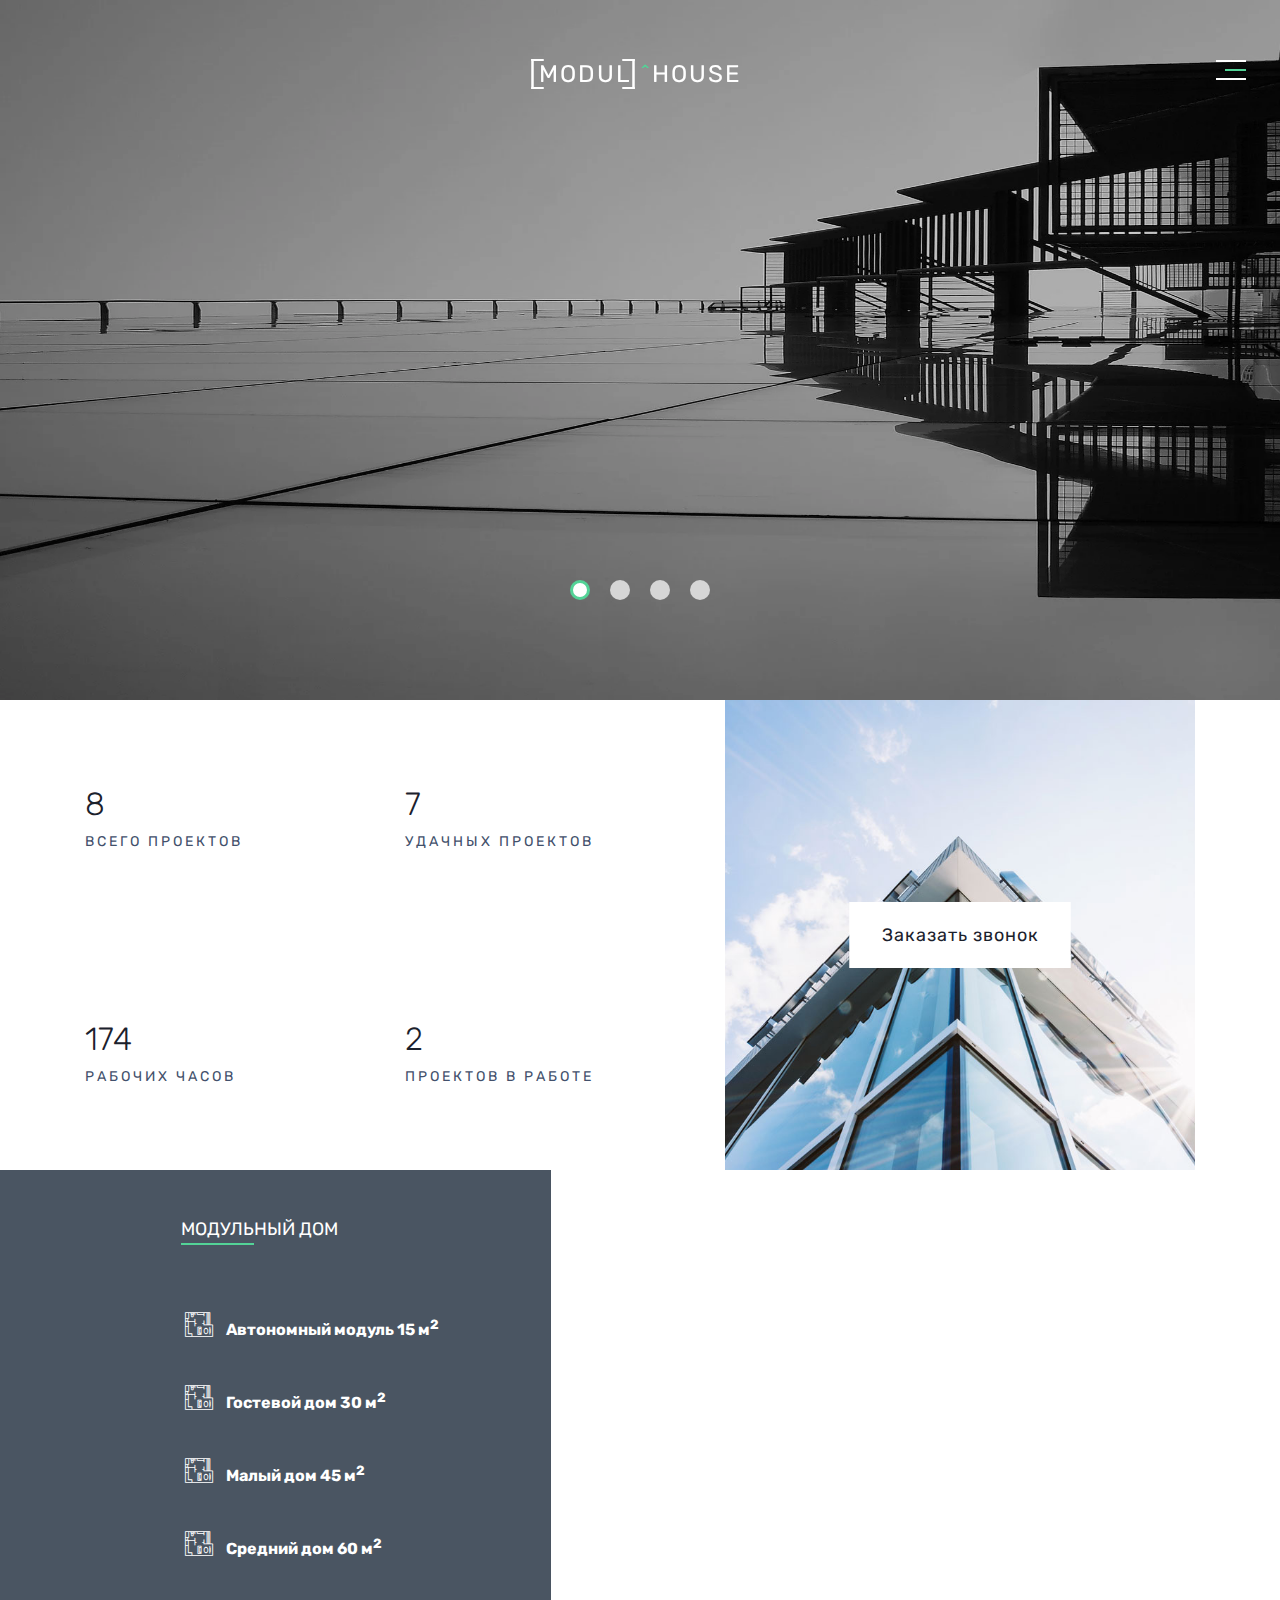
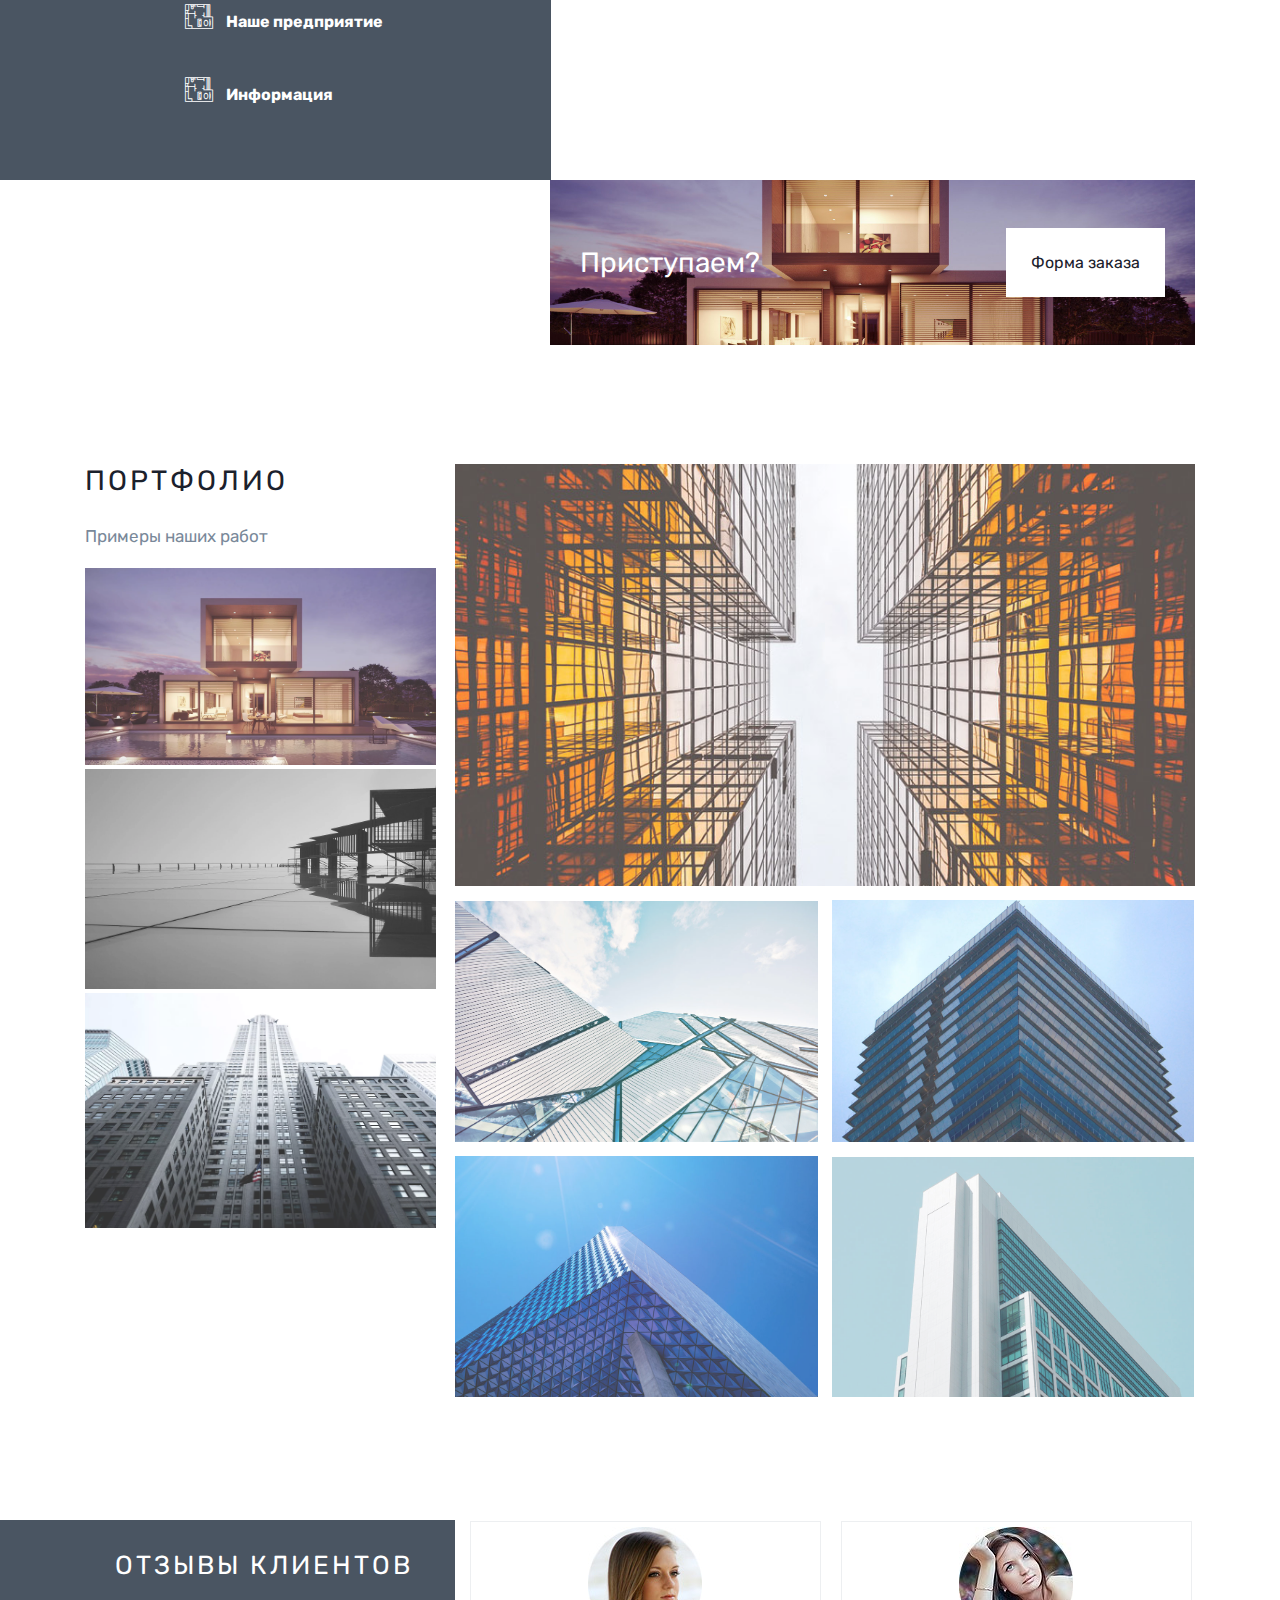
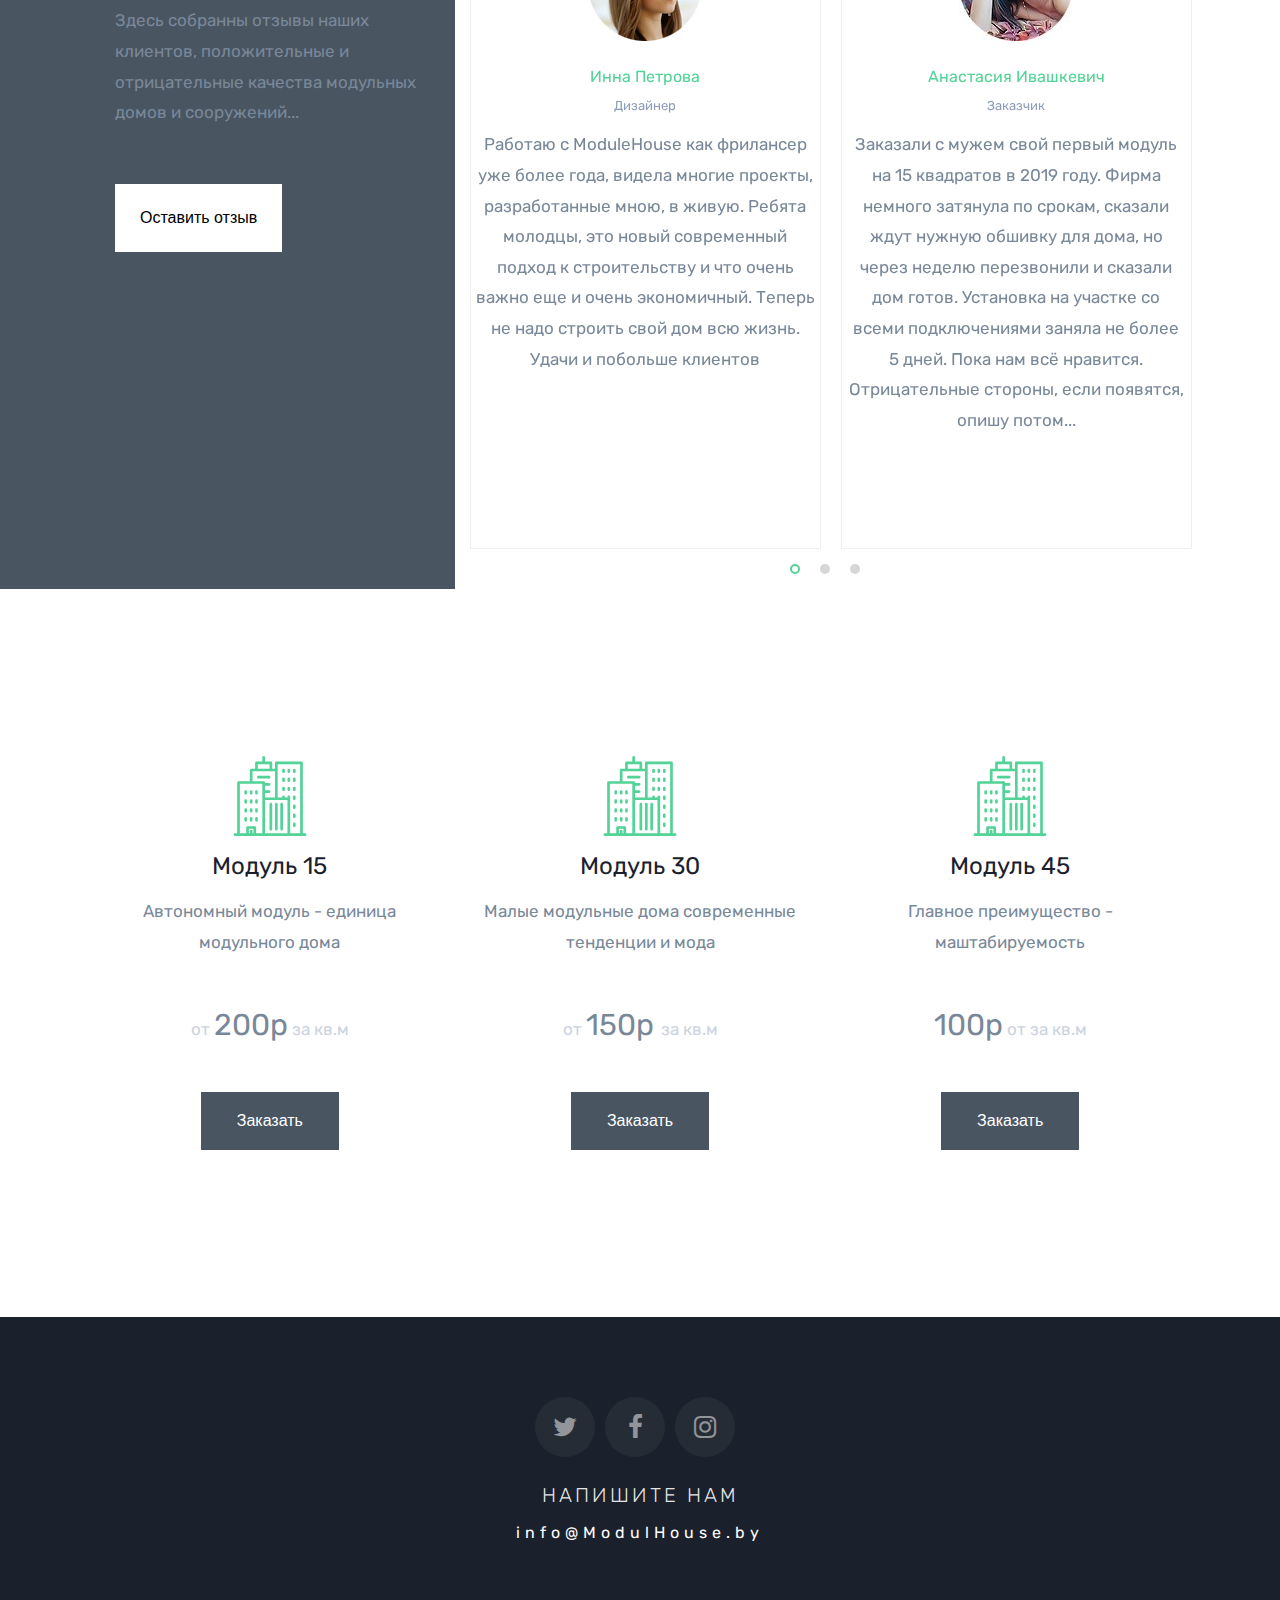
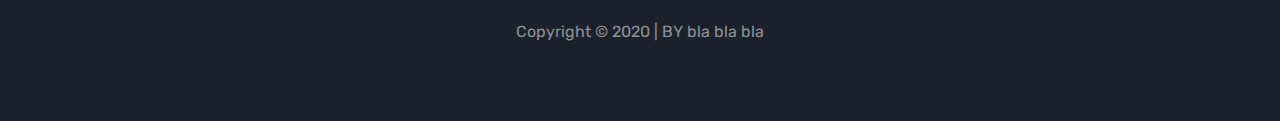
<file: index.html>
<!DOCTYPE html>
<html lang="ru">
<head>
    <meta charset="UTF-8">
    <meta name="viewport" content="width=device-width, initial-scale=1.0">
    <link href="https://fonts.googleapis.com/css2?family=Rubik:wght@300;400;700&display=swap" rel="stylesheet">
    <link rel="stylesheet" href="css/style.css">
    <link rel="stylesheet" href="css/flaticon.css">
    <link rel="stylesheet" href="css/icomoon.css">
    <title>Modul^House</title>
</head>
<body>
    <header class="index_header">
        <div class="logo">
            <a href="index.html"><h1 class="logo_text"><span>MODUL</span>  <span class="logo_roof">^</span>HOUSE</h1></a>
        </div>
        <div class="header_slider">
                <div class="slider_item">
                    <picture>
                        <source srcset="img/slider/webp/bg_2.webp" type="image/webp">
                        <img src="img/slider/bg_2.jpg" alt="2">
                    </picture>
                </div>
                <div class="slider_item">
                    <picture>
                        <source srcset="img/slider/webp/bg_3.webp" type="image/webp">
                        <img src="img/slider/bg_3.jpg" alt="3">
                    </picture>
                </div>
                <div class="slider_item">
                    <picture>
                        <source srcset="img/slider/webp/bg_4.webp" type="image/webp">
                        <img src="img/slider/bg_4.jpg" alt="4">
                    </picture>
                </div>
                <div class="slider_item">
                    <picture>
                        <source srcset="img/slider/webp/bg_1.webp" type="image/webp">
                        <img src="img/slider/bg_1.jpg" alt="1">
                    </picture>
                </div>
        </div>
        <div class="header_burger">
            <span></span>
        </div>
        <nav class="header_menu">
            <div class="menu_bg">
                <ul>
                    <li><a href="index.html" class="header_link_logo"><h1 class="logo"><span>MODUL</span><span class="logo_roof"> ^</span>HOUSE</h1></a></li>
                    <li><a href="index.html" class="header_link">Главная</a></li>
                    <li><a href="about.html" class="header_link">О нас</a></li>
                    <li><a href="service.html" class="header_link">Модульные дома</a></li>
                    <li><a href="blog.html" class="header_link">Технология производства</a></li>
                    <li><a href="portfolio.html" class="header_link">Портфолио</a></li>
                    <li><a href="contact.html" class="header_link">Контакты</a></li>
                </ul>
                <div class="wrapper">
                    <a href="contact.html" class="wave-btn">
                        <span class="wave-btn_text">Позвонить</span>
                        <span class="wave-btn_waves"></span>
                    </a>
                </div>
            </div>
        </nav>
    </header>
    <!-- content -->
 <section class="content">
        <div class="content_container container">
            <div class="wrapper">
                <div class="content_wrapper">
                    <div class="content_item">
                        <div class="counter1"></div>
                        <div class="subtitle">Всего проектов</div>
                    </div>
                    <div class="content_item">
                        <div class="counter2"></div>
                        <div class="subtitle">Удачных проектов</div>
                    </div>
                    <div class="content_item">
                        <div class="counter3"></div>
                        <div class="subtitle">Рабочих часов</div>
                    </div>
                    <div class="content_item">
                        <div class="counter4"></div>
                        <div class="subtitle">Проектов в работе</div>
                    </div>
                </div>
            <div class="content_img_wrapper">
                <img src="img/bg/image_1.jpg" alt="house">
                <a href="#popup" class="content_btn popup-link">Заказать звонок</a>
            </div>
        </div>
        </div>
    </section>
    <!-- service -->
<section class="service">
    <div class="service_container container">
        <div class="service_wrapper naccs">
            <div class="grid">
                <div class="gc gc--1-of-3">
                 <div class="menu service_nav">
                    <h3><span>Модуль</span>ный дом</h3>
                    <div><span class="flaticon-house-plans"></span> Автономный модуль 15 м<sup>2</sup></div>
                    <div><span class="flaticon-house-plans"></span> Гостевой дом 30 м<sup>2</sup></div>
                    <div><span class="flaticon-house-plans"></span> Малый дом 45 м<sup>2</sup></div>
                    <div><span class="flaticon-house-plans"></span> Средний дом 60 м<sup>2</sup></div>
                    <div><span class="flaticon-house-plans"></span> Наше предприятие</div>
                    <div><span class="flaticon-house-plans"></span> Информация</div>
                 </div>
                </div>
                <div class="gc gc--2-of-3">
                 <ul class="nacc">
                     <li><div></div></li>
                  <li>
                   <div>
                        <h2>Автономный модуль <span>15</span></h2>
                        <img class="img_15" src="img/cxem/Modul15.jpg" alt="Modul15">
                        <div class="accord_subtitle">Модуль представляет собой строение с несущим металлическим или деревянным каркасом и перекрытий с утеплителем PIR или PUR или каменная вата.</div>
                        <a class="accord_btn" href="service.html">Больше информации</a>
                   </div>
                  </li>
                  <li>
                    <div>
                        <h2>Гостевой дом <span>30</span></h2>
                        <img class="img_30" src="img/cxem/Modul30.jpg" alt="Modul30">
                        <div class="accord_subtitle">Два модуля 15</div>
                        <a class="accord_btn" href="service.html">Больше информации</a>
                   </div>
                  </li>
                  <li>
                    <div>
                        <h2>Малый дом <span>45</span></h2>
                        <img class="img_45" src="img/cxem/Modul45.jpg" alt="Modul45">
                        <div class="accord_subtitle">Три модуля 15</div>
                        <a class="accord_btn" href="service.html">Больше информации</a>
                   </div>
                   </li>
                   <li>
                    <div>
                        <h2>Средний дом <span>60</span></h2>
                        <img class="img_60" src="img/cxem/Modul60.jpg" alt="Modul60">
                        <div class="accord_subtitle">четыре модуля 15 + терраса</div>
                        <a class="accord_btn" href="service.html">Больше информации</a>
                   </div>
                   </li>
                   <li>
                        <h2>Средний дом <span>60</span></h2>
                        <img class="img_60" src="img/cxem/Modul60.jpg" alt="Modul60">
                        <div class="accord_subtitle">четыре модуля 15 + терраса</div>
                        <a class="accord_btn" href="service.html">Больше информации</a>
                   </li>
                   <li>
                        <h2>Средний дом <span>60</span></h2>
                        <img class="img_60" src="img/cxem/Modul60.jpg" alt="Modul60">
                        <div class="accord_subtitle">четыре модуля 15 + терраса</div>
                        <a class="accord_btn" href="service.html">Больше информации</a>
                   </li>
                 </ul>
                </div>
               </div>
            </div>
        </div>
    </div>
</section>
<!-- started -->
<section class="started">
    <div class="started_container container">
        <div class="started_wrapper">
            <div class="started_title">Приступаем?</div>
            <a href="#popup" class="started_btn popup-link">Форма заказа</a>
        </div>
    </div>
</section>
<!-- porfolio -->
<section class="porfolio">
    <div class="portfolio_container container">
        <div class="main_porfolio_wrapper">
        <div class="portfolio_wrapper">
            <div class="porfolio_content_wrapper">
                <div class="portfolio_title">Портфолио</div>
                <div class="portfolio_subtitle">Примеры наших работ </div>
            </div>
            <div class="img_wrapper">
                <picture>
                    <source srcset="img/slider/webp/bg_1.webp" type="image/webp">
                    <img src="img/slider/bg_1.jpg" alt="1">
                </picture>
                <picture>
                    <source srcset="img/slider/webp/bg_2.webp" type="image/webp">
                    <img src="img/slider/bg_2.jpg" alt="2">
                </picture>
                <picture>
                    <source srcset="img/slider/webp/bg_3.webp" type="image/webp">
                    <img src="img/slider/bg_3.jpg" alt="3">
                </picture>
            </div>
        </div> 
        <div class="img_portfolio_wrapper">
            <img src="img/bg/image_9.jpg" alt="9">
            <img src="img/bg/image_8.jpg" alt="8">
            <img src="img/bg/image_5.jpg" alt="5">
            <img src="img/bg/image_6.jpg" alt="6">
            <img src="img/bg/image_7.jpg" alt="7">
        </div>
        </div>
    </div>
</section>
<!-- reviews -->
<section class="about_reviews">
    <div class="reviews_container container">
        <div class="reviews_wrapper">
            <div class="reviews_static">
                <div class="static_title">Отзывы клиентов</div>
                <div class="reviews_subtitle">Здесь собранны отзывы наших клиентов, положительные и отрицательные качества модульных домов и сооружений...</div>
                <button class="reviews_left_btn">Оставить отзыв</button>
            </div>
            <div class="reviews_slider">
                    <div class="reviews_slider_item">
                        <div class="reviews_img_wrapper">
                            <img src="img/r_slider/1.jpg" alt="1">
                        </div>
                        <div class="author_name">Инна Петрова</div>
                        <div class="who_is">Дизайнер</div>
                        <div class="reviews_content">Работаю с ModuleHouse как фрилансер уже более года, видела многие проекты, разработанные мною, в живую. Ребята молодцы, это новый современный подход к строительству и что очень важно еще и очень экономичный. Теперь не надо строить свой дом всю жизнь. Удачи и побольше клиентов</div>
                    </div>
                    <div class="reviews_slider_item">
                        <div class="reviews_img_wrapper">
                            <img src="img/r_slider/2.jpg" alt="2">
                        </div>
                        <div class="author_name">Анастасия Ивашкевич</div>
                        <div class="who_is">Заказчик</div>
                        <div class="reviews_content">Заказали с мужем свой первый модуль на 15 квадратов в 2019 году. Фирма немного затянула по срокам, сказали ждут нужную обшивку для дома, но через неделю перезвонили и сказали дом готов. Установка на участке со всеми подключениями заняла не более 5 дней. Пока нам всё нравится. Отрицательные стороны, если появятся, опишу потом...</div>
                    </div>
                    <div class="reviews_slider_item">
                        <div class="reviews_img_wrapper">
                            <img src="img/r_slider/3.jpg" alt="3">
                        </div>
                        <div class="author_name"> Денис Иванов</div>
                        <div class="who_is">Заказчик</div>
                        <div class="reviews_content">Добрый день, немного опасался всего этого нового, не понятного, но когда зимой приехал и посмотрел тестовый модуль, мне понравилось. При температуре на улице -15 градусов, в доме с одним лишь обогревателем температура была около 18 градусов. Изначально думал поставить как гостевой дом, но когда увидел всю суть и легкость пристройки и увеличения площади, понял, что это будет основное жилье.</div>
                    </div>
            </div>
        </div>
    </div>
</section>
<!-- price -->
<section class="price">
    <div class="price_container container">
        <div class="price_wrapper">
            <div class="price_item">
                <span class="flaticon-skyline"></span>
                <div class="price_title">Модуль 15</div>
                <div class="price_subtitle">Автономный модуль - единица модульного дома</div>
                <div class="price_price">от <span>200р</span> за кв.м</div>
                <button class="price_btn">Заказать</button>
                <div class="price_gallery"></div>
            </div>
            <div class="price_item">
                <span class="flaticon-skyline"></span>
                <div class="price_title">Модуль 30</div>
                <div class="price_subtitle">Малые модульные дома современные тенденции и мода</div>
                <div class="price_price">от <span>150р </span> за кв.м</div>
                <button class="price_btn">Заказать</button>
                <div class="price_gallery"></div>
            </div>
            <div class="price_item">
                <span class="flaticon-skyline"></span>
                <div class="price_title">Модуль 45</div>
                <div class="price_subtitle">Главное преимущество - маштабируемость</div>
                <div class="price_price"><span>100р</span> от  за кв.м</div>
                <button class="price_btn">Заказать</button>
                <div class="price_gallery"></div>
            </div>
        </div>
    </div>
</section>
<!-- footer -->
<section class="footer">
    <div class="footer_container container">
        <div class="social_icon">
            <div class="twitter">
                <a href="twitter.com"><span class="icon-twitter"></span></a>
            </div>
            <div class="facebook">
                <a href="twitter.com"><span class="icon-facebook"></span></a>
            </div>
            <div class="instagram">
                <a href="twitter.com"><span class="icon-instagram"></span></a>
            </div>
        </div>
        <div class="contact_us">
            <div class="footer_title">НАПИШИТЕ НАМ</div>
            <div class="footer_mail">info@ModulHouse.by</div>
        </div>
        <div class="copyright">Copyright &copy; 2020 | BY bla bla bla
        </div>
    </div>
</section>
<!-- popup -->
<div id="popup" class="popup">
    <div class="popup_body">
        <div class="popup_content">
            <a href="" class="popup_close close-popup">X</a>
            <div class="popup_title">Заказать звонок</div>
            <div class="popup_text">
                <form action="#">
                    <input type="text" placeholder="Ваше Имя..." name="first_name">
                    <input type="text" placeholder="Ваш город..." name="loc">
                    <input type="text" placeholder="Ваш телефон..." name="tel">
                    <input type="submit">
                </form>
            </div>
        </div>
    </div>
</div>
<!-- scripts -->
    <script src="//code.jquery.com/jquery-3.5.1.min.js"></script>
    <script src="js/popup.js" ></script>
    <script src="js/slick.min.js"></script>
    <script src="js/slider.js"></script>
    <script src="js/burger.js"></script>
    <script src="js/anim.js"></script>
</body>
</html>
</file>
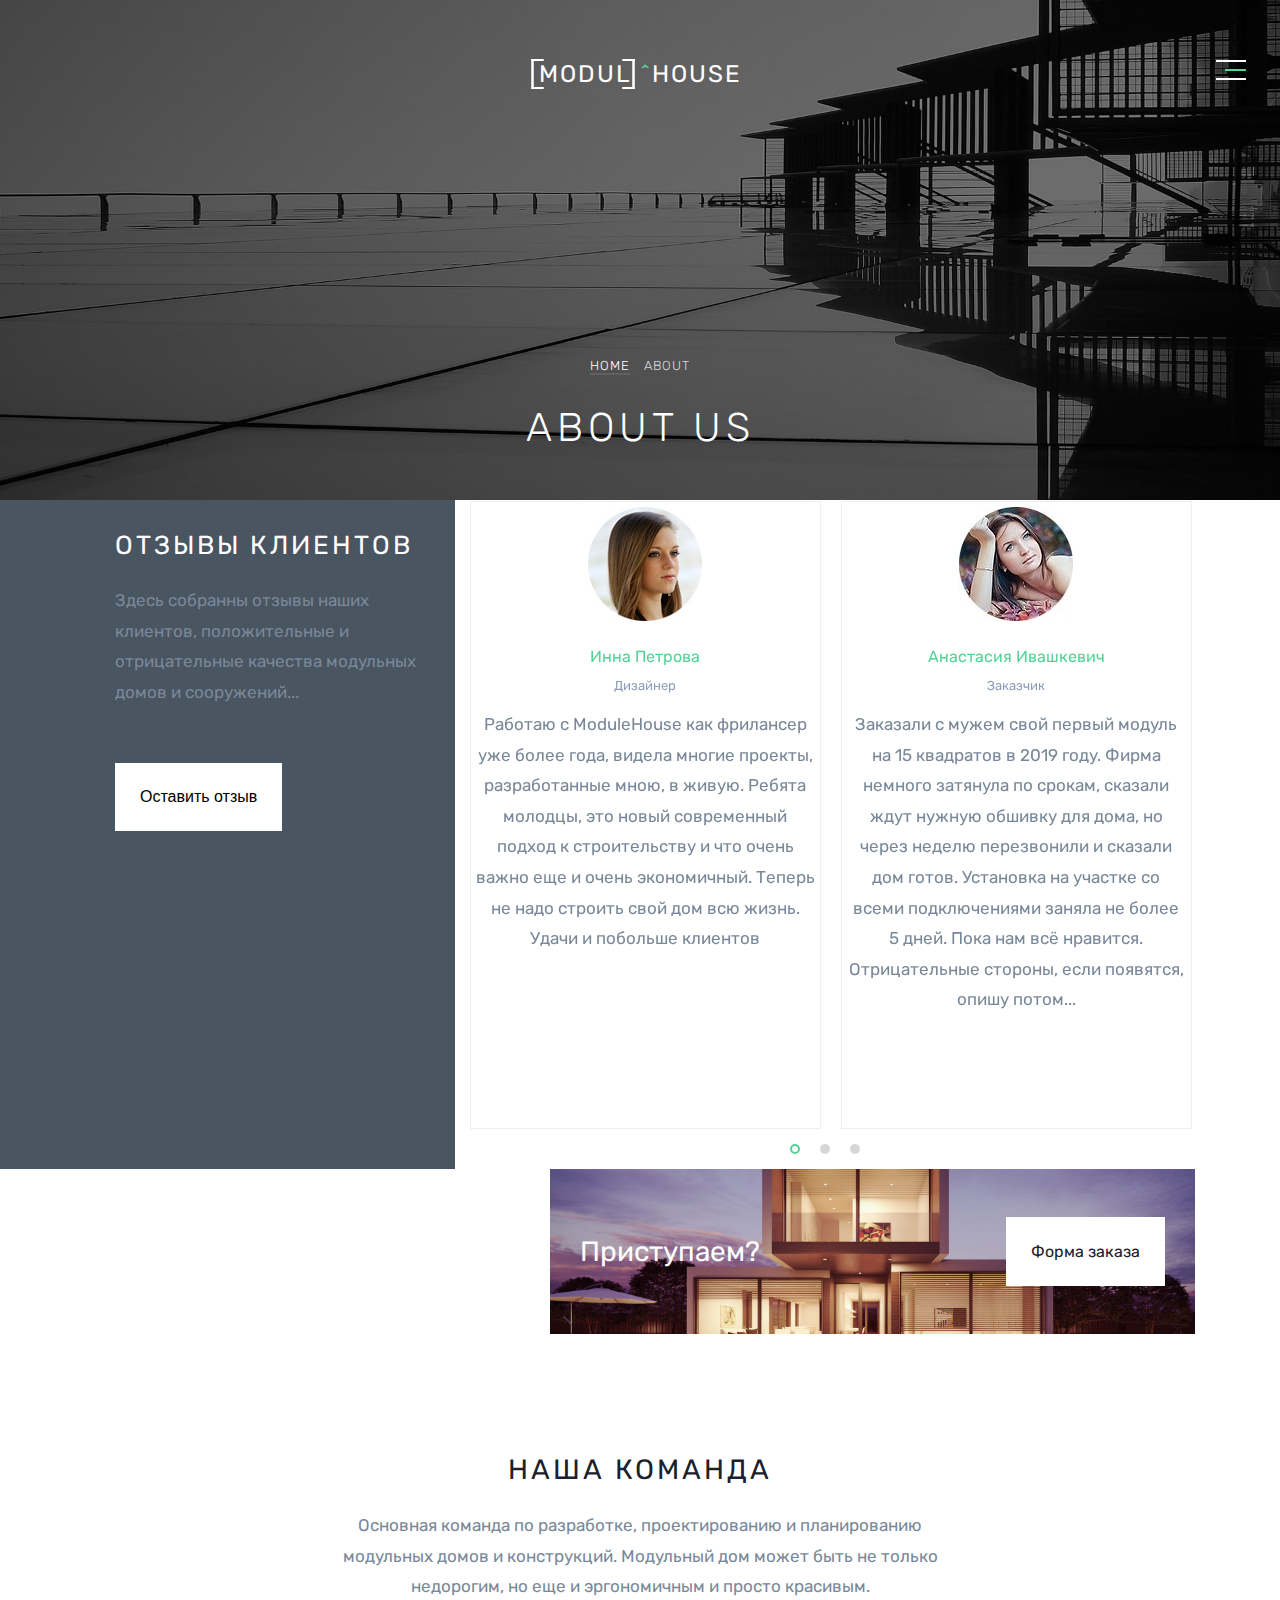
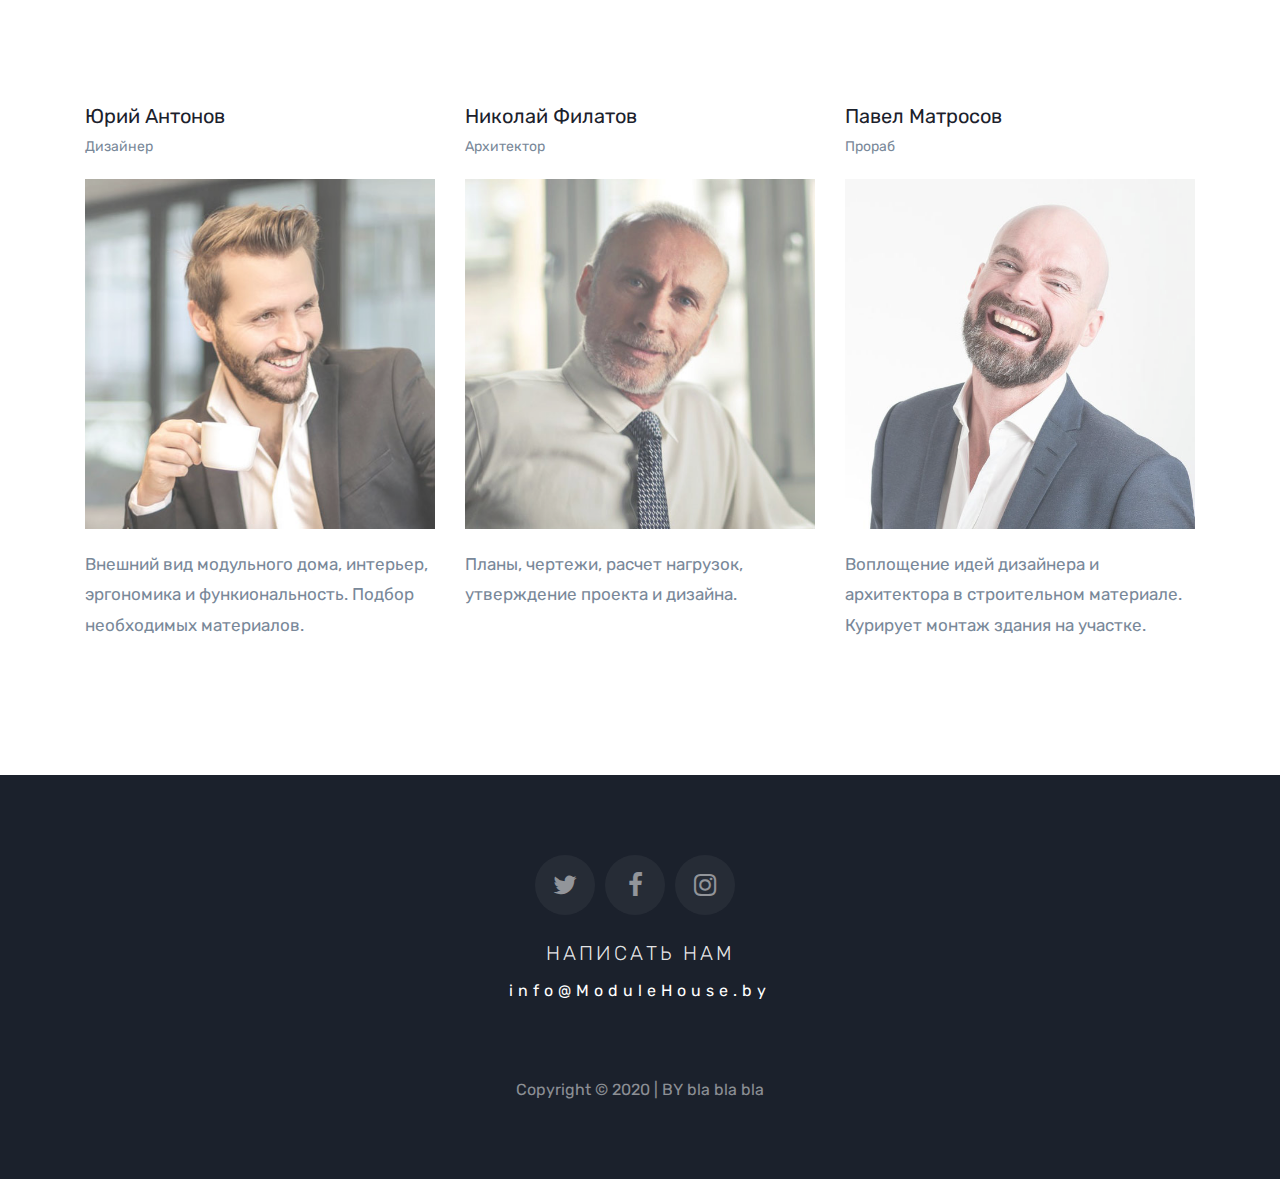
<file: about.html>
<!DOCTYPE html>
<html lang="ru">
<head>
    <meta charset="UTF-8">
    <meta name="viewport" content="width=device-width, initial-scale=1.0">
    <link href="https://fonts.googleapis.com/css2?family=Rubik:wght@300;400;700&display=swap" rel="stylesheet">
    <link rel="stylesheet" href="css/style.css">
    <link rel="stylesheet" href="css/flaticon.css">
    <link rel="stylesheet" href="css/icomoon.css">
    <title>Modul^House</title>
</head>
<body>
    <header class="about_header">
        <div class="overlay">
        <div class="logo">
            <a href="index.html"><h1 class="logo_text"><span>MODUL</span>  <span class="logo_roof">^</span>HOUSE</h1></a>
        </div>
        <div class="about_us">ABOUT US</div>
        <div class="about_breadcrumbs">
            <span><a href="index.html">HOME</a></span>
            <span>ABOUT</span>
        </div>
</div>
        <div class="header_burger">
            <span></span>
        </div>
        <nav class="header_menu">
            <div class="menu_bg">
                <ul>
                    <li><a href="index.html" class="header_link"><h1 class="logo"><span>MODUL</span> <span class="logo_roof">^</span>HOUSE</h1></a></li>
                    <li><a href="index.html" class="header_link">Главная</a></li>
                    <li><a href="about.html" class="header_link">О нас</a></li>
                    <li><a href="blog.html" class="header_link">Модульные дома</a></li>
                    <li><a href="service.html" class="header_link">Технология производства</a></li>
                    <li><a href="portfolio.html" class="header_link">Наше предприятие</a></li>
                    <li><a href="contact.html" class="header_link">Контакты</a></li>
                </ul>
            </div>
        </nav>
    </header>
    <!-- reviews -->
<section class="about_reviews">
    <div class="reviews_container container">
        <div class="reviews_wrapper">
            <div class="reviews_static">
                <div class="static_title">Отзывы клиентов</div>
                <div class="reviews_subtitle">Здесь собранны отзывы наших клиентов, положительные и отрицательные качества модульных домов и сооружений...</div>
                <button class="reviews_left_btn">Оставить отзыв</button>
            </div>
            <div class="reviews_slider">
                    <div class="reviews_slider_item">
                        <div class="reviews_img_wrapper">
                            <img src="img/r_slider/1.jpg" alt="1">
                        </div>
                        <div class="author_name">Инна Петрова</div>
                        <div class="who_is">Дизайнер</div>
                        <div class="reviews_content">Работаю с ModuleHouse как фрилансер уже более года, видела многие проекты, разработанные мною, в живую. Ребята молодцы, это новый современный подход к строительству и что очень важно еще и очень экономичный. Теперь не надо строить свой дом всю жизнь. Удачи и побольше клиентов</div>
                    </div>
                    <div class="reviews_slider_item">
                        <div class="reviews_img_wrapper">
                            <img src="img/r_slider/2.jpg" alt="2">
                        </div>
                        <div class="author_name">Анастасия Ивашкевич</div>
                        <div class="who_is">Заказчик</div>
                        <div class="reviews_content">Заказали с мужем свой первый модуль на 15 квадратов в 2019 году. Фирма немного затянула по срокам, сказали ждут нужную обшивку для дома, но через неделю перезвонили и сказали дом готов. Установка на участке со всеми подключениями заняла не более 5 дней. Пока нам всё нравится. Отрицательные стороны, если появятся, опишу потом...</div>
                    </div>
                    <div class="reviews_slider_item">
                        <div class="reviews_img_wrapper">
                            <img src="img/r_slider/3.jpg" alt="3">
                        </div>
                        <div class="author_name"> Денис Иванов</div>
                        <div class="who_is">Заказчик</div>
                        <div class="reviews_content">Добрый день, немного опасался всего этого нового, не понятного, но когда зимой приехал и посмотрел тестовый модуль, мне понравилось. При температуре на улице -15 градусов, в доме с одним лишь обогревателем температура была около 18 градусов. Изначально думал поставить как гостевой дом, но когда увидел всю суть и легкость пристройки и увеличения площади, понял, что это будет основное жилье.</div>
                    </div>
            </div>
        </div>
    </div>
</section>
<!-- started -->
<section class="started">
    <div class="started_container container">
        <div class="started_wrapper">
            <div class="started_title">Приступаем?</div>
            <a href="#popup" class="started_btn popup-link">Форма заказа</a>
        </div>
    </div>
</section>
<!-- our team -->
<section class="our_team">
    <div class="our_team_container container">
        <div class="our_team_header">
        <div class="our_team_title">Наша команда</div>
        <div class="our_team_subtitle">Основная команда по разработке, проектированию и планированию модульных домов и конструкций. Модульный дом может быть не только недорогим, но еще и эргономичным и просто красивым.
        </div>
    </div>
        <div class="our_team_wrapper">
            <div class="team_item">
                <div class="name">Юрий Антонов</div>
                <div class="prof">Дизайнер</div>
                <div class="team_img"><img src="img/bg/person_1.jpg" alt="person"></div>
                <div class="team_slogan">Внешний вид модульного дома, интерьер, эргономика и функиональность. Подбор необходимых материалов.</div>
            </div>
            <div class="team_item">
                <div class="name">Николай Филатов</div>
                <div class="prof">Архитектор</div>
                <div class="team_img"><img src="img/bg/person_3.jpg" alt="person"></div>
                <div class="team_slogan">Планы, чертежи, расчет нагрузок, утверждение проекта и дизайна.</div>
            </div>
            <div class="team_item">
                <div class="name">Павел Матросов</div>
                <div class="prof">Прораб</div>
                <div class="team_img"><img src="img/bg/person_2.jpg" alt="person"></div>
                <div class="team_slogan">Воплощение идей дизайнера и архитектора в строительном материале. Курирует монтаж здания на участке.</div>
            </div>
        </div>
    </div>
</section>
<!-- footer -->
<section class="footer">
    <div class="footer_container container">
        <div class="social_icon">
            <div class="twitter">
                <a href="twitter.com"><span class="icon-twitter"></span></a>
            </div>
            <div class="facebook">
                <a href="twitter.com"><span class="icon-facebook"></span></a>
            </div>
            <div class="instagram">
                <a href="twitter.com"><span class="icon-instagram"></span></a>
            </div>
        </div>
        <div class="contact_us">
            <div class="footer_title">НАПИСАТЬ НАМ</div>
            <div class="footer_mail">info@ModuleHouse.by</div>
        </div>
        <div class="copyright">Copyright &copy; 2020 | BY bla bla bla
        </div>
    </div>
</section>
<!-- popup -->
<div id="popup" class="popup">
    <div class="popup_body">
        <div class="popup_content">
            <a href="" class="popup_close close-popup">X</a>
            <div class="popup_title">Заказать звонок</div>
            <div class="popup_text">
                <form action="">
                    <input type="text" placeholder="Ваше Имя..." name="first_name">
                    <input type="text" placeholder="Ваш город..." name="loc">
                    <input type="text" placeholder="Ваш телефон..." name="tel">
                    <input type="submit">
                </form>
            </div>
        </div>
    </div>
</div>
    <script src="//code.jquery.com/jquery-3.5.1.min.js"></script>
    <script src="js/slick.min.js"></script>
    <script src="js/slider.js"></script>
    <script src="js/burger.js"></script>
    <script src="js/anim.js"></script>
    <script></script>
</body>
</html>
</file>
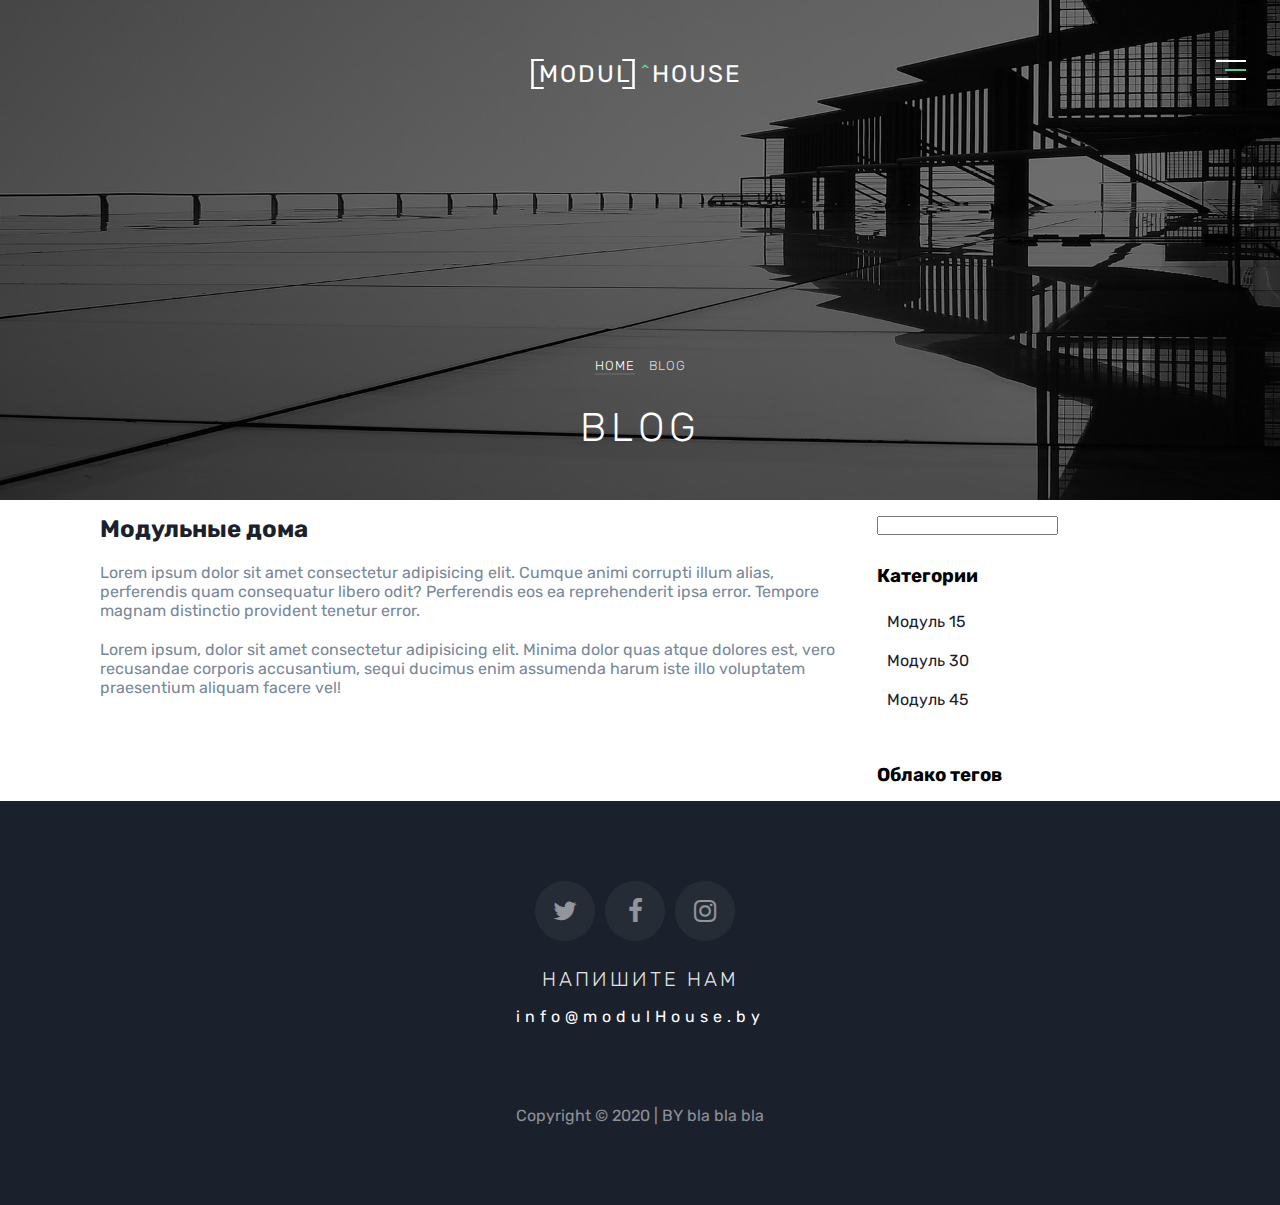
<file: blog.html>
<!DOCTYPE html>
<html lang="ru">
<head>
    <meta charset="UTF-8">
    <meta name="viewport" content="width=device-width, initial-scale=1.0">
    <link href="https://fonts.googleapis.com/css2?family=Rubik:wght@300;400;700&display=swap" rel="stylesheet">
    <link rel="stylesheet" href="css/style.css">
    <link rel="stylesheet" href="css/flaticon.css">
    <link rel="stylesheet" href="css/icomoon.css">
    <title>Modul^House</title>
</head>
<body>
    <header class="about_header">
        <div class="overlay">
        <div class="logo">
            <a href="index.html"><h1 class="logo_text"><span>MODUL</span>  <span class="logo_roof">^</span>HOUSE</h1></a>
        </div>
        <div class="about_us">BLOG</div>
        <div class="about_breadcrumbs">
            <span><a href="index.html">HOME</a></span>
            <span>BLOG</span>
        </div>
</div>
        <div class="header_burger">
            <span></span>
        </div>
        <nav class="header_menu">
            <div class="menu_bg">
                <ul>
                    <li><a href="index.html" class="header_link"><h1 class="logo"><span>MODUL</span> <span class="logo_roof">^</span>HOUSE</h1></a></li>
                    <li><a href="index.html" class="header_link">Главная</a></li>
                    <li><a href="about.html" class="header_link">О нас</a></li>
                    <li><a href="service.html" class="header_link">Модульные дома</a></li>
                    <li><a href="blog.html" class="header_link">Технология производства</a></li>
                    <li><a href="portfolio.html" class="header_link">Портфолио</a></li>
                    <li><a href="contact.html" class="header_link">Контакты</a></li>
                </ul>
            </div>
        </nav>
    </header>
    <!-- content -->
    <section class="content">
        <div class="content_container container">
            <div class="content_blog_wrapper">
                <div class="content_blog">
                    <h2>Модульные дома</h2>
                    <p>Lorem ipsum dolor sit amet consectetur adipisicing elit. Cumque animi corrupti illum alias, perferendis quam consequatur libero odit? Perferendis eos ea reprehenderit ipsa error. Tempore magnam distinctio provident tenetur error.</p>
                    <p>Lorem ipsum, dolor sit amet consectetur adipisicing elit. Minima dolor quas atque dolores est, vero recusandae corporis accusantium, sequi ducimus enim assumenda harum iste illo voluptatem praesentium aliquam facere vel!</p>
                    <div class="author"></div>
                    <div class="comment"></div>
                </div>
                <div class="side_menu">
                    <input type="search">
                    <div class="Categories">
                        <h3>Категории</h3>
                        <ul>
                            <li><a href="#">Модуль 15</a></li>
                            <li><a href="#">Модуль 30</a></li>
                            <li><a href="#">Модуль 45</a></li>
                        </ul>
                    </div>
                    <div class="tag_cloud">
                        <h3>Облако тегов</h3>
                    </div>
                </div>
                
            </div>
        </div>
    </section>
   <!-- footer -->
<section class="footer">
    <div class="footer_container container">
        <div class="social_icon">
            <div class="twitter">
                <a href="twitter.com"><span class="icon-twitter"></span></a>
            </div>
            <div class="facebook">
                <a href="twitter.com"><span class="icon-facebook"></span></a>
            </div>
            <div class="instagram">
                <a href="twitter.com"><span class="icon-instagram"></span></a>
            </div>
        </div>
        <div class="contact_us">
            <div class="footer_title">НАПИШИТЕ НАМ</div>
            <div class="footer_mail">info@modulHouse.by</div>
        </div>
        <div class="copyright">Copyright &copy; 2020 | BY bla bla bla
        </div>
    </div>
</section>
    <script src="//code.jquery.com/jquery-3.5.1.min.js"></script>
    <script src="js/slick.min.js"></script>
    <script src="js/slider.js"></script>
    <script src="js/burger.js"></script>
    <script src="js/anim.js"></script>
    <script></script>
</body>
</html>
</file>
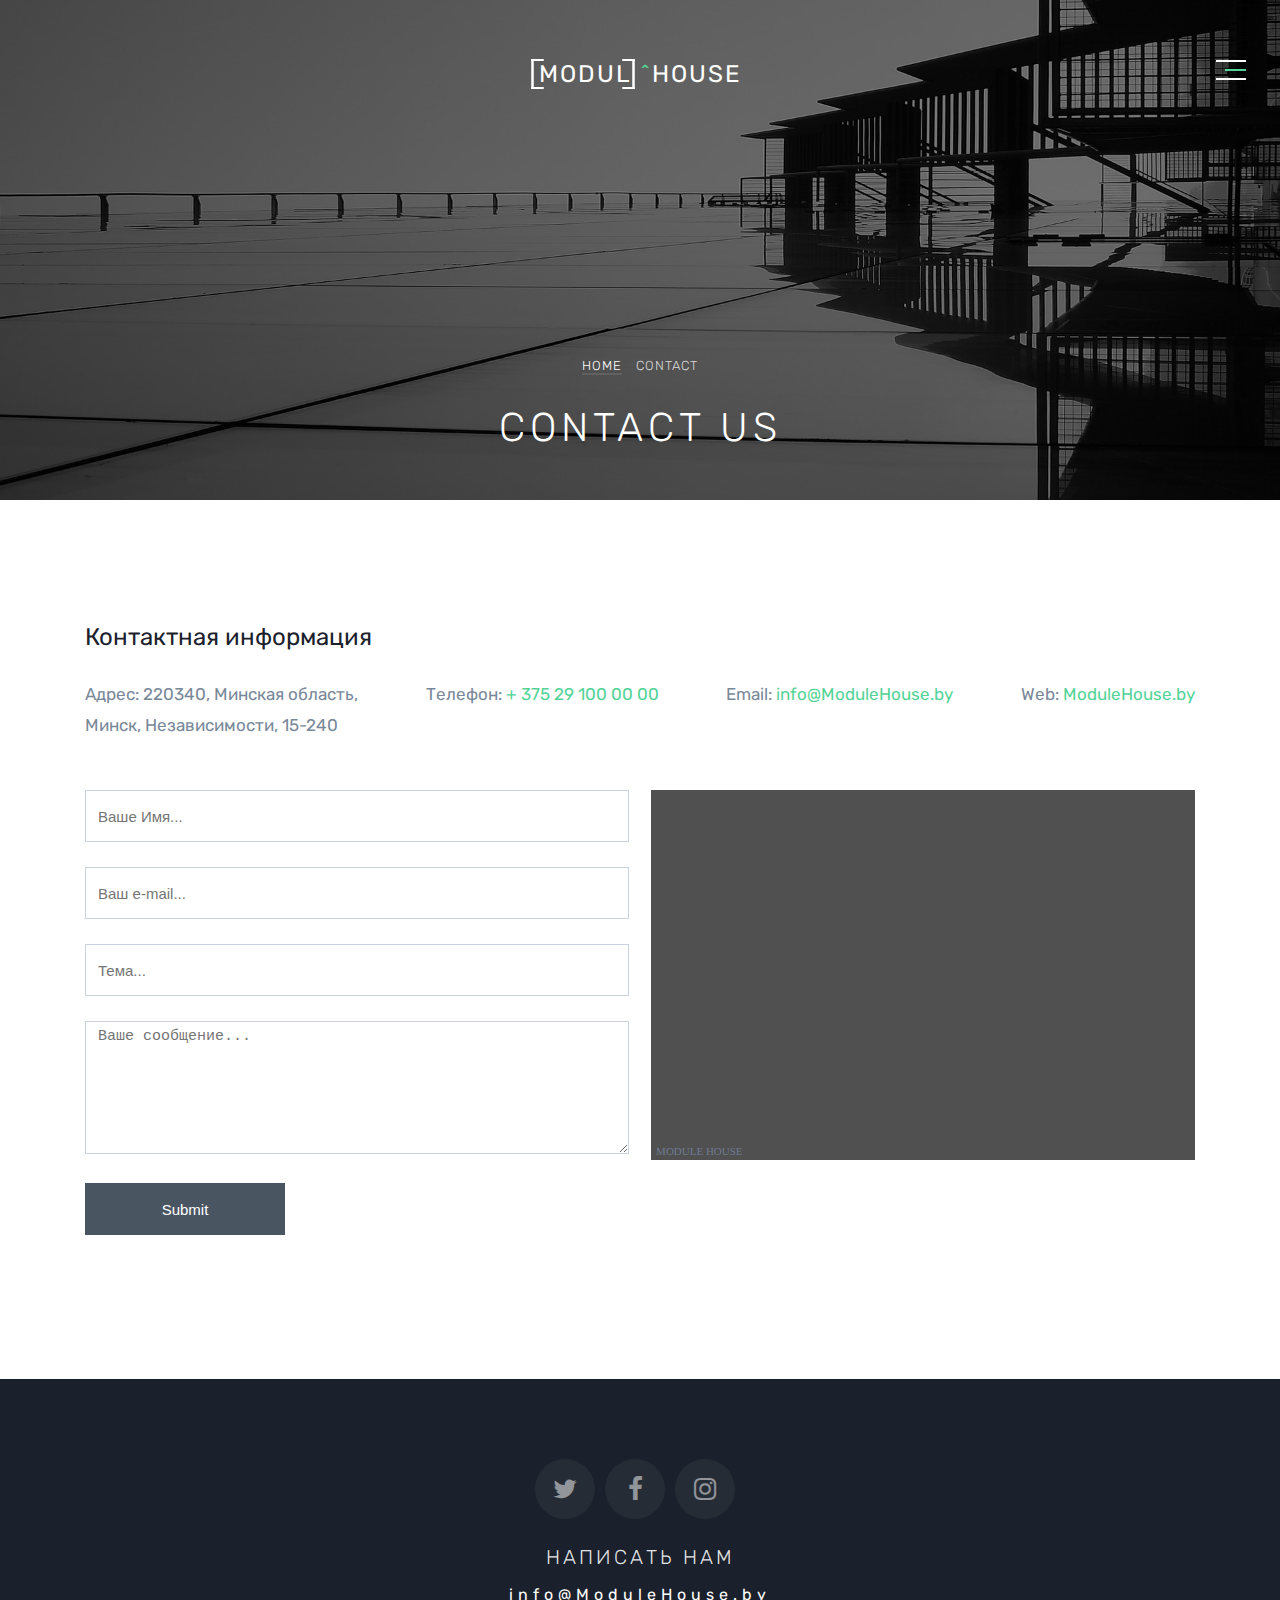
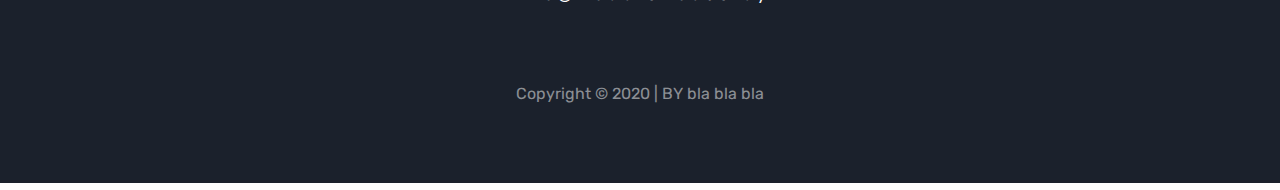
<file: contact.html>
<!DOCTYPE html>
<html lang="ru">
<head>
    <meta charset="UTF-8">
    <meta name="viewport" content="width=device-width, initial-scale=1.0">
    <link href="https://fonts.googleapis.com/css2?family=Rubik:wght@300;400;700&display=swap" rel="stylesheet">
    <link rel="stylesheet" href="css/style.css">
    <link rel="stylesheet" href="css/flaticon.css">
    <link rel="stylesheet" href="css/icomoon.css">
    <title>Modul:House</title>
</head>
<body>
    <header class="about_header">
        <div class="overlay">
        <div class="logo">
            <a href="index.html"><h1 class="logo_text"><span>MODUL</span>  <span class="logo_roof">^</span>HOUSE</h1></a>
        </div>
        <div class="about_us">CONTACT US</div>
        <div class="about_breadcrumbs">
            <span><a href="index.html">HOME</a></span>
            <span>CONTACT</span>
        </div>
</div>
        <div class="header_burger">
            <span></span>
        </div>
        <nav class="header_menu">
            <div class="menu_bg">
                <ul>
                    <li><a href="index.html" class="header_link"><h1 class="logo"><span>MODUL</span> <span class="logo_roof">^</span>HOUSE</h1></a></li>
                    <li><a href="index.html" class="header_link">Главная</a></li>
                    <li><a href="about.html" class="header_link">О нас</a></li>
                    <li><a href="service.html" class="header_link">Модульные дома</a></li>
                    <li><a href="blog.html" class="header_link">Технология производства</a></li>
                    <li><a href="portfolio.html" class="header_link">Портфолио</a></li>
                    <li><a href="contact.html" class="header_link">Контакты</a></li>
                </ul>
            </div>
        </nav>
    </header>
<!-- Contact -->
<section class="contact">
    <div class="contact_container container">
        <div class="contact_title">Контактная информация</div>
        <div class="contact_wrapper">
            <div class="address">Адрес: 220340, Минская область,<br> Минск, Независимости, 15-240</div>
            <div class="phone">Телефон: <span>+ 375 29 100 00 00</span></div>
            <div class="mail">Email:<span> info@ModuleHouse.by</span></div>
            <div class="web">Web: <span>ModuleHouse.by</span></div>
        </div>
        <div class="form_wrapper">
            <form action="#">
                <input type="text" name="firstName" placeholder="Ваше Имя...">
                <input type="mail" name="Email" placeholder="Ваш e-mail...">
                <input type="text" name="subject" placeholder="Тема...">
                <textarea name="message" id="" cols="30" rows="7" placeholder="Ваше сообщение..."></textarea>
                <input type="submit" class="contact_submit">
            </form>
                <div id="map"></div>
        </div>
    </div>
</section>
    <!-- footer -->
<section class="footer">
    <div class="footer_container container">
        <div class="social_icon">
            <div class="twitter">
                <a href="twitter.com"><span class="icon-twitter"></span></a>
            </div>
            <div class="facebook">
                <a href="twitter.com"><span class="icon-facebook"></span></a>
            </div>
            <div class="instagram">
                <a href="twitter.com"><span class="icon-instagram"></span></a>
            </div>
        </div>
        <div class="contact_us">
            <div class="footer_title">НАПИСАТЬ НАМ</div>
            <div class="footer_mail">info@ModuleHouse.by</div>
        </div>
        <div class="copyright">Copyright &copy; 2020 | BY bla bla bla
        </div>
    </div>
</section>

    <script src="//code.jquery.com/jquery-3.5.1.min.js"></script>
    <script src="js/ammap.js"></script>
	<script src="https://www.amcharts.com/lib/3/maps/js/belarusLow.js"></script>
    <script src="js/slick.min.js"></script>
    <script src="js/slider.js"></script>
    <script src="js/burger.js"></script>
    <script src="js/anim.js"></script>
    <script></script>
</body>
</html>
</file>
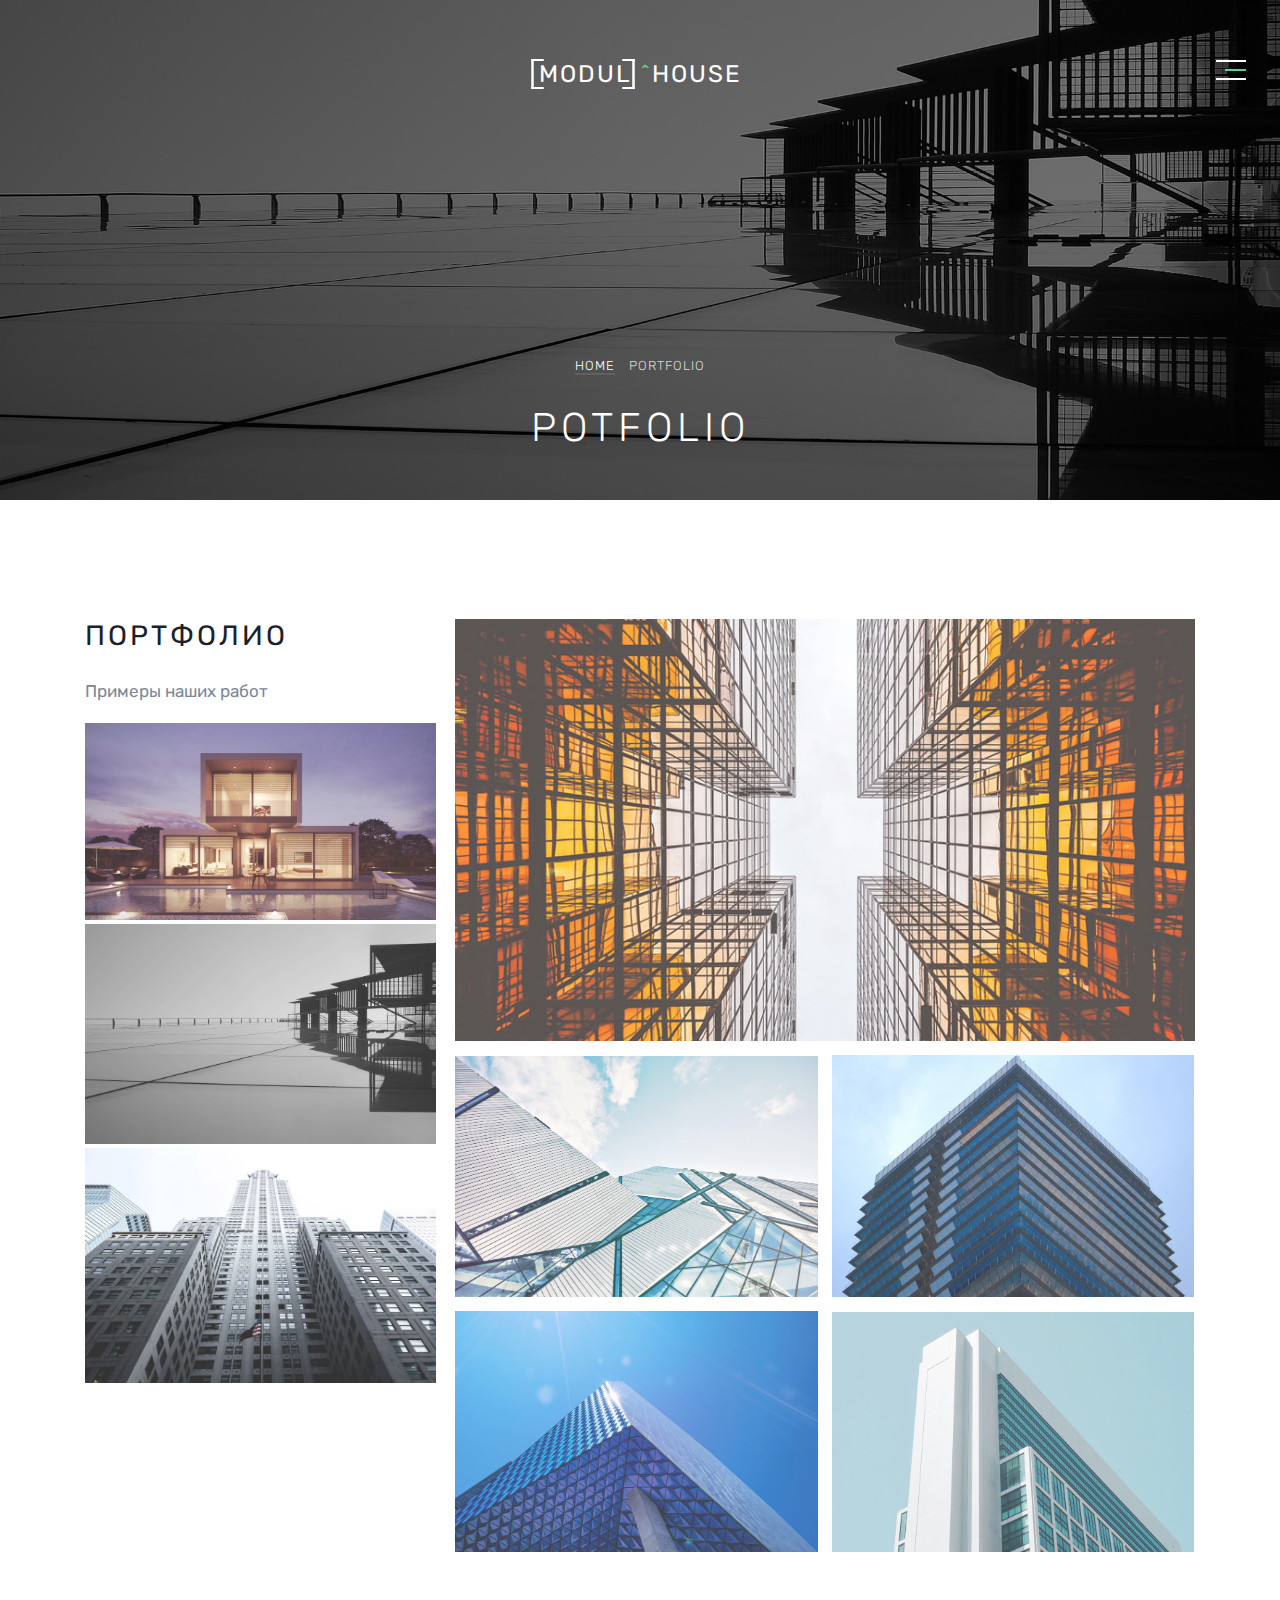
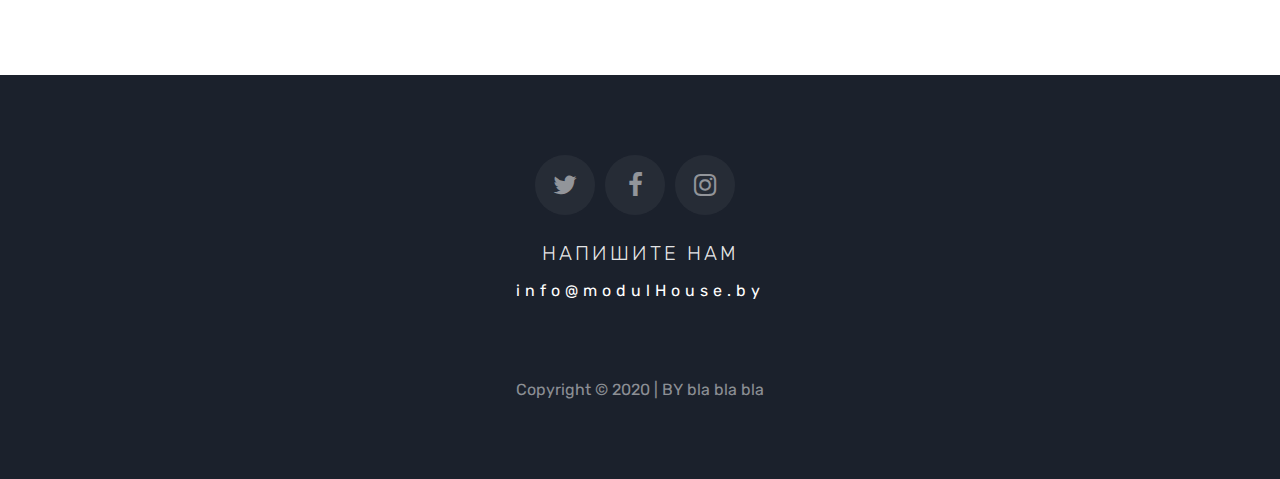
<file: portfolio.html>
<!DOCTYPE html>
<html lang="ru">
<head>
    <meta charset="UTF-8">
    <meta name="viewport" content="width=device-width, initial-scale=1.0">
    <link href="https://fonts.googleapis.com/css2?family=Rubik:wght@300;400;700&display=swap" rel="stylesheet">
    <link rel="stylesheet" href="css/style.css">
    <link rel="stylesheet" href="css/flaticon.css">
    <link rel="stylesheet" href="css/icomoon.css">
    <title>Modul^House</title>
</head>
<body>
    <header class="about_header">
        <div class="overlay">
        <div class="logo">
            <a href="index.html"><h1 class="logo_text"><span>MODUL</span>  <span class="logo_roof">^</span>HOUSE</h1></a>
        </div>
        <div class="about_us">POTFOLIO</div>
        <div class="about_breadcrumbs">
            <span><a href="index.html">HOME</a></span>
            <span>PORTFOLIO</span>
        </div>
</div>
        <div class="header_burger">
            <span></span>
        </div>
        <nav class="header_menu">
            <div class="menu_bg">
                <ul>
                    <li><a href="index.html" class="header_link"><h1 class="logo"><span>MODUL</span> <span class="logo_roof">^</span>HOUSE</h1></a></li>
                    <li><a href="index.html" class="header_link">Главная</a></li>
                    <li><a href="about.html" class="header_link">О нас</a></li>
                    <li><a href="service.html" class="header_link">Модульные дома</a></li>
                    <li><a href="blog.html" class="header_link">Технология производства</a></li>
                    <li><a href="portfolio.html" class="header_link">Портфолио</a></li>
                    <li><a href="contact.html" class="header_link">Контакты</a></li>
                </ul>
            </div>
        </nav>
    </header>
    <!-- porfolio -->
<section class="porfolio">
    <div class="portfolio_container container">
        <div class="main_porfolio_wrapper">
        <div class="portfolio_wrapper">
            <div class="porfolio_content_wrapper">
                <div class="portfolio_title">Портфолио</div>
                <div class="portfolio_subtitle">Примеры наших работ </div>
            </div>
            <div class="img_wrapper">
                <picture>
                    <source srcset="img/slider/webp/bg_1.webp" type="image/webp">
                    <img src="img/slider/bg_1.jpg" alt="1">
                </picture>
                <picture>
                    <source srcset="img/slider/webp/bg_2.webp" type="image/webp">
                    <img src="img/slider/bg_2.jpg" alt="2">
                </picture>
                <picture>
                    <source srcset="img/slider/webp/bg_3.webp" type="image/webp">
                    <img src="img/slider/bg_3.jpg" alt="3">
                </picture>
            </div>
        </div> 
        <div class="img_portfolio_wrapper">
            <img src="img/bg/image_9.jpg" alt="">
            <img src="img/bg/image_8.jpg" alt="">
            <img src="img/bg/image_5.jpg" alt="">
            <img src="img/bg/image_6.jpg" alt="">
            <img src="img/bg/image_7.jpg" alt="">
        </div>
        </div>
    </div>
</section>
   <!-- footer -->
<section class="footer">
    <div class="footer_container container">
        <div class="social_icon">
            <div class="twitter">
                <a href="twitter.com"><span class="icon-twitter"></span></a>
            </div>
            <div class="facebook">
                <a href="twitter.com"><span class="icon-facebook"></span></a>
            </div>
            <div class="instagram">
                <a href="twitter.com"><span class="icon-instagram"></span></a>
            </div>
        </div>
        <div class="contact_us">
            <div class="footer_title">НАПИШИТЕ НАМ</div>
            <div class="footer_mail">info@modulHouse.by</div>
        </div>
        <div class="copyright">Copyright &copy; 2020 | BY bla bla bla
        </div>
    </div>
</section>
    <script src="//code.jquery.com/jquery-3.5.1.min.js"></script>
    <script src="js/slick.min.js"></script>
    <script src="js/slider.js"></script>
    <script src="js/burger.js"></script>
    <script src="js/anim.js"></script>
    <script></script>
</body>
</html>
</file>
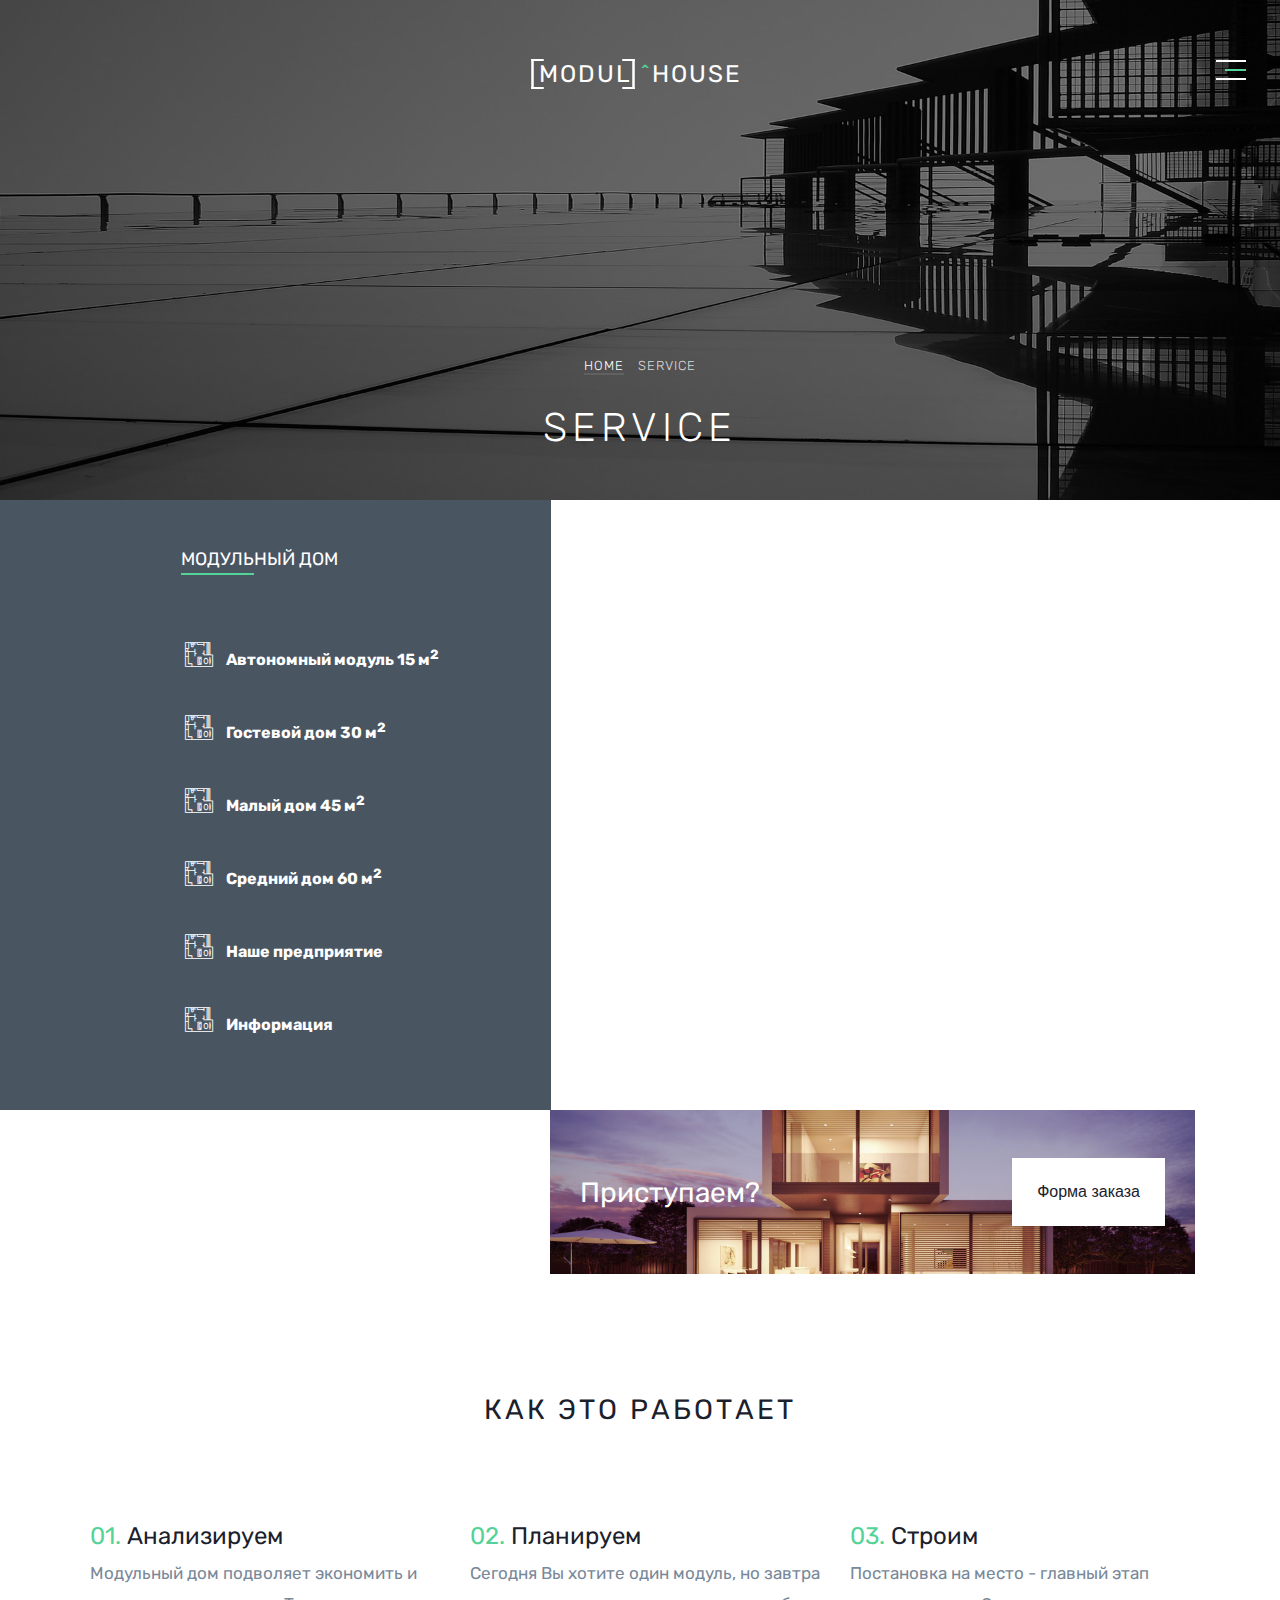
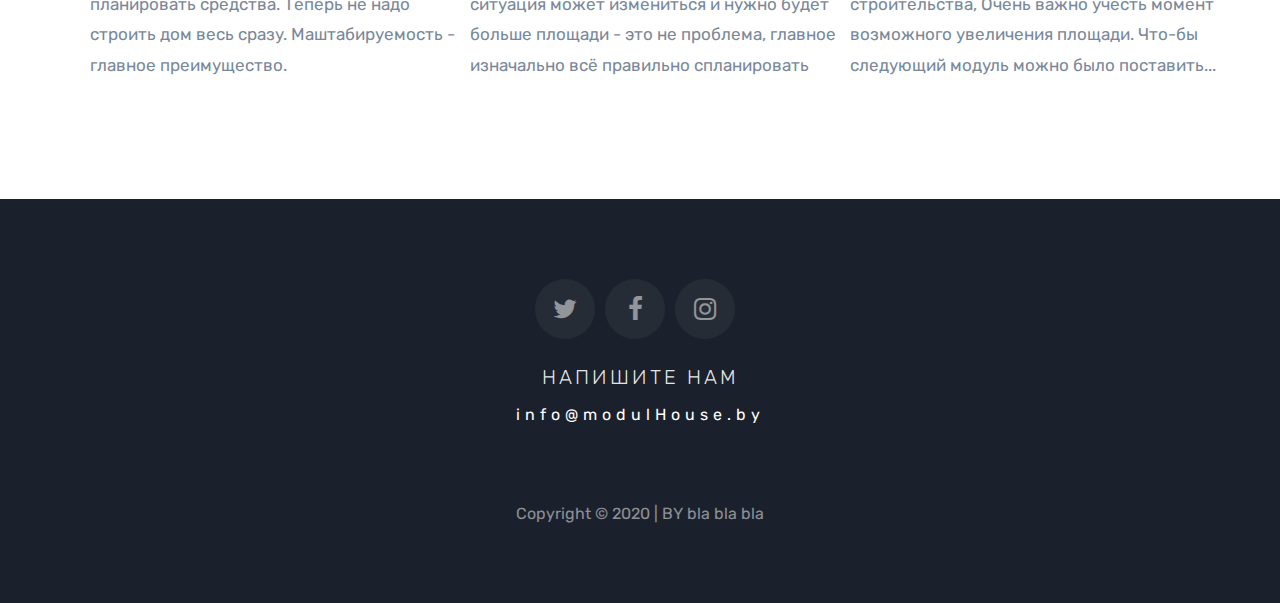
<file: service.html>
<!DOCTYPE html>
<html lang="ru">
<head>
    <meta charset="UTF-8">
    <meta name="viewport" content="width=device-width, initial-scale=1.0">
    <link href="https://fonts.googleapis.com/css2?family=Rubik:wght@300;400;700&display=swap" rel="stylesheet">
    <link rel="stylesheet" href="css/style.css">
    <link rel="stylesheet" href="css/flaticon.css">
    <link rel="stylesheet" href="css/icomoon.css">
    <title>Modul|House</title>
</head>
<body>
    <header class="about_header">
        <div class="overlay">
        <div class="logo">
            <a href="index.html"><h1 class="logo_text"><span>MODUL</span>  <span class="logo_roof">^</span>HOUSE</h1></a>
        </div>
        <div class="about_us">Service</div>
        <div class="about_breadcrumbs">
            <span><a href="index.html">HOME</a></span>
            <span>SERVICE</span>
        </div>
</div>
        <div class="header_burger">
            <span></span>
        </div>
        <nav class="header_menu">
            <div class="menu_bg">
                <ul>
                    <li><a href="index.html" class="header_link"><h1 class="logo"><span>MODUL</span> <span class="logo_roof">^</span>HOUSE</h1></a></li>
                    <li><a href="index.html" class="header_link">Главная</a></li>
                    <li><a href="about.html" class="header_link">О нас</a></li>
                    <li><a href="service.html" class="header_link">Модульные дома</a></li>
                    <li><a href="blog.html" class="header_link">Технология производства</a></li>
                    <li><a href="portfolio.html" class="header_link">Наше предприятие</a></li>
                    <li><a href="contact.html" class="header_link">Контакты</a></li>
                </ul>
            </div>
        </nav>
    </header>
<!-- service -->
<section class="service">
    <div class="service_container container">
        <div class="service_wrapper naccs">
            <div class="grid">
                <div class="gc gc--1-of-3">
                 <div class="menu service_nav">
                    <h3><span>Модуль</span>ный дом</h3>
                    <div><span class="flaticon-house-plans"></span> Автономный модуль 15 м<sup>2</sup></div>
                    <div><span class="flaticon-house-plans"></span> Гостевой дом 30 м<sup>2</sup></div>
                    <div><span class="flaticon-house-plans"></span> Малый дом 45 м<sup>2</sup></div>
                    <div><span class="flaticon-house-plans"></span> Средний дом 60 м<sup>2</sup></div>
                    <div><span class="flaticon-house-plans"></span> Наше предприятие</div>
                    <div><span class="flaticon-house-plans"></span> Информация</div>
                 </div>
                </div>
                <div class="gc gc--2-of-3">
                 <ul class="nacc">
                  <li class="active">
                    <!-- <div class="service_logo">
                        <h2 class="logo_t">MODUL <span class="logo_rf">^</span> HOUSE</h2>
                    </div> -->
                  </li>
                  <li>
                   <div>
                        <h2>Автономный модуль <span>15</span></h2>
                        <img class="img_15" src="img/cxem/Modul15.jpg" alt="Modul15">
                        <div class="accord_subtitle">Модуль представляет собой строение с несущим металлическим или деревянным каркасом и перекрытий с утеплителем PIR или PUR или каменная вата.</div>
                        <button class="accord_btn"><a href="">Больше информации</a></button>
                   </div>
                  </li>
                  <li>
                    <div>
                        <h2>Гостевой дом <span>30</span></h2>
                        <img class="img_30" src="img/cxem/Modul30.jpg" alt="Modul30">
                        <div class="accord_subtitle">Два модуля 15</div>
                        <button class="accord_btn"><a href="">Больше информации</a></button>
                   </div>
                  </li>
                  <li>
                    <div>
                        <h2>Малый дом <span>45</span></h2>
                        <img class="img_45" src="img/cxem/Modul45.jpg" alt="Modul45">
                        <div class="accord_subtitle">Три модуля 15</div>
                        <button class="accord_btn"><a href="">Больше информации</a></button>
                   </div>
                   </li>
                   <li>
                    <div>
                        <h2>Средний дом <span>60</span></h2>
                        <img class="img_60" src="img/cxem/Modul60.jpg" alt="Modul60">
                        <div class="accord_subtitle">четыре модуля 15 + терраса</div>
                        <button class="accord_btn"><a href="">Больше информации</a></button>
                   </div>
                   </li>
                   <li>
                        <h2>Средний дом <span>60</span></h2>
                        <img class="img_60" src="img/cxem/Modul60.jpg" alt="Modul60">
                        <div class="accord_subtitle">четыре модуля 15 + терраса</div>
                        <button class="accord_btn"><a href="service.html">Больше информации</a></button>
                   </li>
                   <li>
                        <h2>Средний дом <span>60</span></h2>
                        <img class="img_60" src="img/cxem/Modul60.jpg" alt="Modul60">
                        <div class="accord_subtitle">четыре модуля 15 + терраса</div>
                        <button class="accord_btn"><a href="service.html">Больше информации</a></button>
                   </li>
                 </ul>
                </div>
               </div>
            </div>
        </div>
    </div>
</section>
<!-- started -->
<section class="started">
    <div class="started_container container">
        <div class="started_wrapper">
            <div class="started_title">Приступаем?</div>
            <button class="started_btn">Форма заказа</button>
        </div>
    </div>
</section>
<!-- Work -->
<section class="work">
    <div class="work_container container">
        <div class="work_title">Как это работает</div>
        <div class="work_wrapper">
            <div class="work_item">
                <div class="work_item_title"><span>01.</span> Анализируем</div>
                <div class="work_item_descr">Модульный дом подволяет экономить и планировать средства. Теперь не надо строить дом весь сразу. Маштабируемость - главное преимущество.</div>
            </div>
            <div class="work_item">
                <div class="work_item_title"><span>02.</span> Планируем</div>
                <div class="work_item_descr">Сегодня Вы хотите один модуль, но завтра ситуация может измениться и нужно будет больше площади - это не проблема, главное изначально всё правильно спланировать</div>
            </div>
            <div class="work_item">
                <div class="work_item_title"><span>03.</span> Строим</div>
                <div class="work_item_descr">Постановка на место - главный этап строительства, Очень важно учесть момент возможного увеличения площади. Что-бы следующий модуль можно было поставить...</div>
            </div>
        </div>

    </div>
</section>
    <!-- footer -->
<section class="footer">
    <div class="footer_container container">
        <div class="social_icon">
            <div class="twitter">
                <a href="twitter.com"><span class="icon-twitter"></span></a>
            </div>
            <div class="facebook">
                <a href="twitter.com"><span class="icon-facebook"></span></a>
            </div>
            <div class="instagram">
                <a href="twitter.com"><span class="icon-instagram"></span></a>
            </div>
        </div>
        <div class="contact_us">
            <div class="footer_title">НАПИШИТЕ НАМ</div>
            <div class="footer_mail">info@modulHouse.by</div>
        </div>
        <div class="copyright">Copyright &copy; 2020 | BY bla bla bla
        </div>
    </div>
</section>
    <script src="//code.jquery.com/jquery-3.5.1.min.js"></script>
    <script src="js/slick.min.js"></script>
    <script src="js/slider.js"></script>
    <script src="js/burger.js"></script>
    <script src="js/anim.js"></script>
    <script></script>
</body>
</html>
</file>
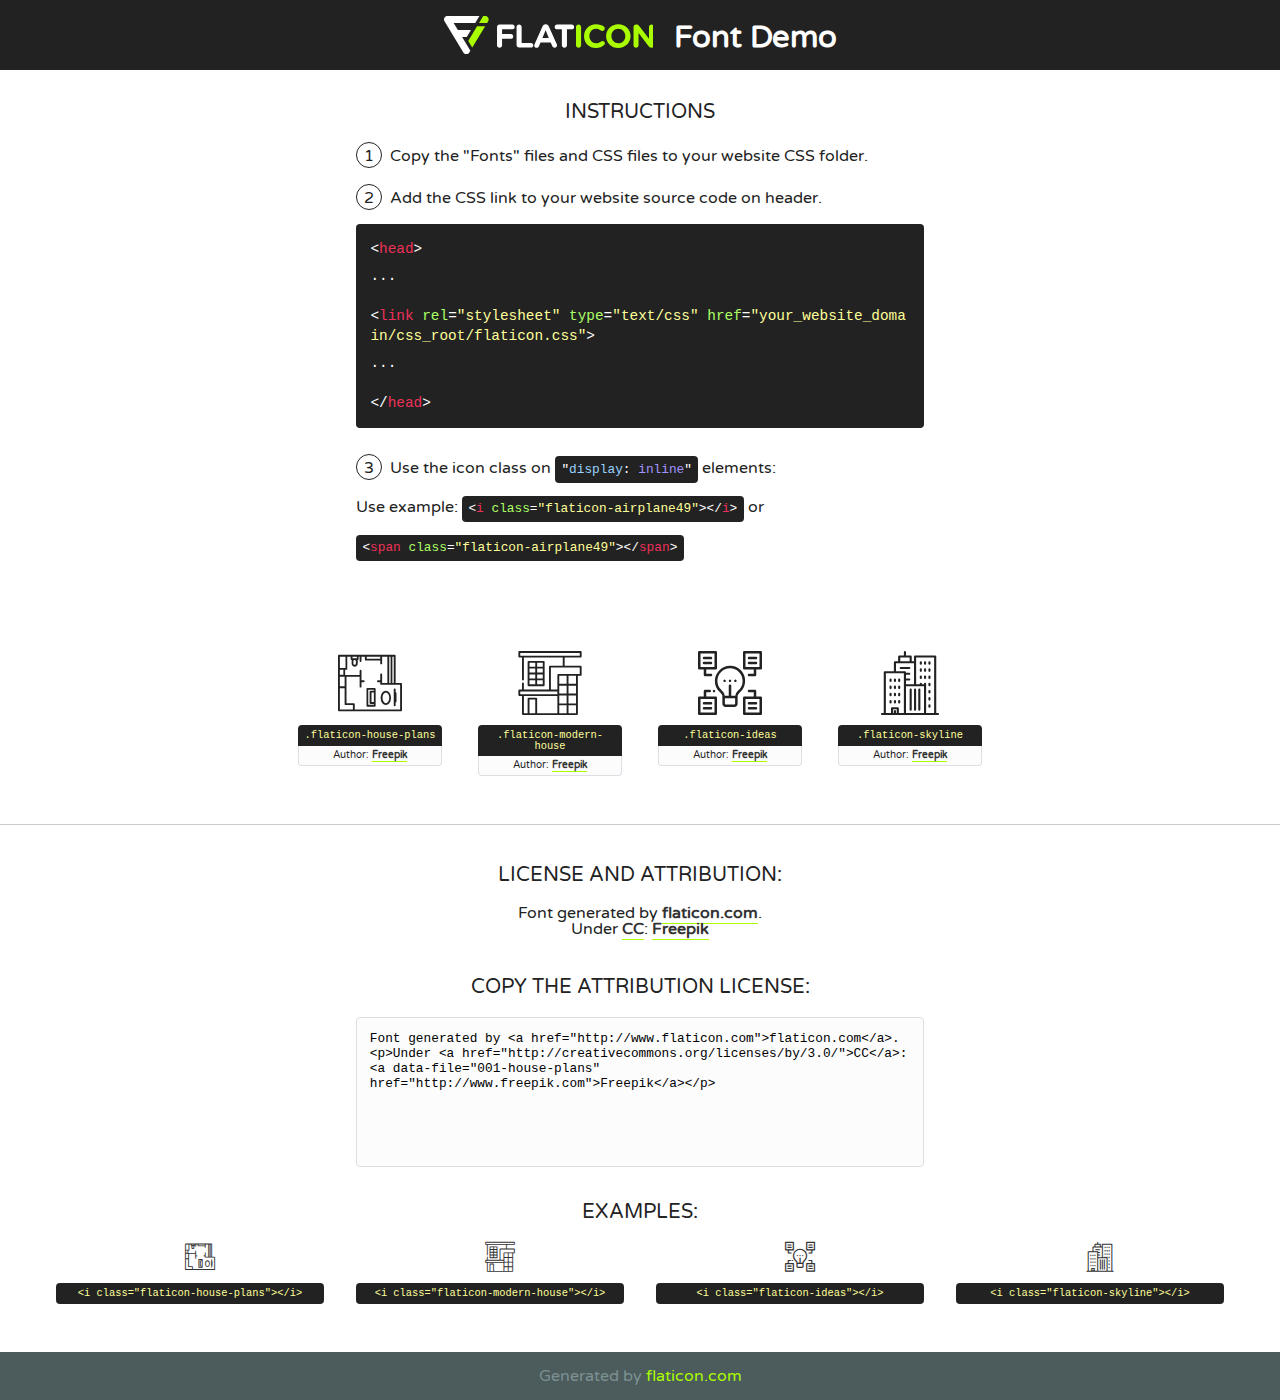
<file: fonts/flaticon/font/flaticon.html>
<!DOCTYPE html>
<!--
  Flaticon icon font: Flaticon
  Creation date: 19/08/2018 00:48
-->
<html>
<!DOCTYPE html>
<html>

<head>
    <title>Flaticon WebFont</title>
    <link href="http://fonts.googleapis.com/css?family=Varela+Round" rel="stylesheet" type="text/css" />
    <link rel="stylesheet" type="text/css" href="flaticon.css">
    <meta charset="UTF-8">
    <style>
    html, body, div, span, applet, object, iframe,
    h1, h2, h3, h4, h5, h6, p, blockquote, pre,
    a, abbr, acronym, address, big, cite, code,
    del, dfn, em, img, ins, kbd, q, s, samp,
    small, strike, strong, sub, sup, tt, var,
    b, u, i, center,
    dl, dt, dd, ol, ul, li,
    fieldset, form, label, legend,
    table, caption, tbody, tfoot, thead, tr, th, td,
    article, aside, canvas, details, embed, 
    figure, figcaption, footer, header, hgroup, 
    menu, nav, output, ruby, section, summary,
    time, mark, audio, video {
        margin: 0;
        padding: 0;
        border: 0;
        font-size: 100%;
        font: inherit;
        vertical-align: baseline;
    }
    /* HTML5 display-role reset for older browsers */
    article, aside, details, figcaption, figure, 
    footer, header, hgroup, menu, nav, section {
        display: block;
    }
    body {
        line-height: 1;
    }
    ol, ul {
        list-style: none;
    }
    blockquote, q {
        quotes: none;
    }
    blockquote:before, blockquote:after,
    q:before, q:after {
        content: '';
        content: none;
    }
    table {
        border-collapse: collapse;
        border-spacing: 0;
    }
    body {
        font-family: 'Varela Round', Helvetica, Arial, sans-serif;
        font-size: 16px;
        color: #222;
    }
    a {
        color: #333;
        border-bottom: 1px solid #a9fd00;
        font-weight: bold;
        text-decoration: none;
    }
    * {
        -moz-box-sizing: border-box;
        -webkit-box-sizing: border-box;
        box-sizing: border-box;
        margin: 0;
        padding: 0;
    }
    [class^="flaticon-"]:before, [class*=" flaticon-"]:before, [class^="flaticon-"]:after, [class*=" flaticon-"]:after {
        font-family: Flaticon;
        font-size: 30px;
        font-style: normal;
        margin-left: 20px;
        color: #333;
    }
    .wrapper {
        max-width: 600px;
        margin: auto;
        padding: 0 1em;
    }
    .title {
        font-size: 1.25em;
        text-align: center;
        margin-bottom: 1em;
        text-transform: uppercase;
    }
    header {
        text-align: center;
        background-color: #222;
        color: #fff;
        padding: 1em;
    }
    header .logo {
        width: 210px;
        height: 38px;
        display: inline-block;
        vertical-align: middle;
        margin-right: 1em;
        border: none;
    }
    header strong {
        font-size: 1.95em;
        font-weight: bold;
        vertical-align: middle;
        margin-top: 5px;
        display: inline-block;
    }
    .demo {
        margin: 2em auto;
        line-height: 1.25em;
    }
    .demo ul li {
        margin-bottom: 1em;
    }
    .demo ul li .num {
        color: #222;
        border-radius: 20px;
        display: inline-block;
        width: 26px;
        padding: 3px;
        height: 26px;
        text-align: center;
        margin-right: 0.5em;
        border: 1px solid #222;
    }
    .demo ul li code {
        background-color: #222;
        border-radius: 4px;
        padding: 0.25em 0.5em;
        display: inline-block;
        color: #fff;
        font-family: Consolas,Monaco,Lucida Console,Liberation Mono,DejaVu Sans Mono,Bitstream Vera Sans Mono,Courier New, monospace;
        font-weight: lighter;
        margin-top: 1em;
        font-size: 0.8em;
        word-break: break-all;
    }
    .demo ul li code.big {
        padding: 1em;
        font-size: 0.9em;
    }
    .demo ul li code .red {
        color: #EF3159;
    }
    .demo ul li code .green {
        color: #ACFF65;
    }
    .demo ul li code .yellow {
        color: #FFFF99;
    }
    .demo ul li code .blue {
        color: #99D3FF;
    }
    .demo ul li code .purple {
        color: #A295FF;
    }
    .demo ul li code .dots {
        margin-top: 0.5em;
        display: block;
    }
    #glyphs {
        border-bottom: 1px solid #ccc;
        padding: 2em 0;
        text-align: center;
    }
    .glyph {
        display: inline-block;
        width: 9em;
        margin: 1em;
        text-align: center;
        vertical-align: top;
        background: #FFF;
    }
    .glyph .glyph-icon {
        padding: 10px;
        display: block;
        font-family:"Flaticon";
        font-size: 64px;
        line-height: 1;
    }
    .glyph .glyph-icon:before {
        font-size: 64px;
        color: #222;
        margin-left: 0;
    }
    .class-name {
        font-size: 0.65em;
        background-color: #222;
        color: #fff;
        border-radius: 4px 4px 0 0;
        padding: 0.5em;
        color: #FFFF99;
        font-family: Consolas,Monaco,Lucida Console,Liberation Mono,DejaVu Sans Mono,Bitstream Vera Sans Mono,Courier New, monospace;
    }
    .author-name {
        font-size: 0.6em;
        background-color: #fcfcfd;
        border: 1px solid #DEDEE4;
        border-top: 0;
        border-radius: 0 0 4px 4px;
        padding: 0.5em;
    }
    .class-name:last-child {
        font-size: 10px;
        color:#888;
    }
    .class-name:last-child a {
        font-size: 10px;
        color:#555;
    }
    .class-name:last-child a:hover {
        color:#a9fd00;
    }
    .glyph > input {
        display: block;
        width: 100px;
        margin: 5px auto;
        text-align: center;
        font-size: 12px;
        cursor: text;
    }
    .glyph > input.icon-input {
        font-family:"Flaticon";
        font-size: 16px;
        margin-bottom: 10px;
    }
    .attribution .title {
        margin-top: 2em;
    }
    .attribution textarea {
        background-color: #fcfcfd;
        padding: 1em;
        border: none;
        box-shadow: none;
        border: 1px solid #DEDEE4;
        border-radius: 4px;
        resize: none;
        width: 100%;
        height: 150px;
        font-size: 0.8em;
        font-family: Consolas,Monaco,Lucida Console,Liberation Mono,DejaVu Sans Mono,Bitstream Vera Sans Mono,Courier New, monospace;
        -webkit-appearance: none;
    }
    .iconsuse {
        margin: 2em auto;
        text-align: center;
        max-width: 1200px;
    }
    .iconsuse:after {
        content: '';
        display: table;
        clear: both;
    }
    .iconsuse .image {
        float: left;
        width: 25%;
        padding: 0 1em;
    }
    .iconsuse .image p {
        margin-bottom: 1em;
    }
    .iconsuse .image span {
        display: block;
        font-size: 0.65em;
        background-color: #222;
        color: #fff;
        border-radius: 4px;
        padding: 0.5em;
        color: #FFFF99;
        margin-top: 1em;
        font-family: Consolas,Monaco,Lucida Console,Liberation Mono,DejaVu Sans Mono,Bitstream Vera Sans Mono,Courier New, monospace;
    }
    #footer {
        text-align: center;
        background-color: #4C5B5C;
        color: #7c9192;
        padding: 1em;
    }
    #footer a {
        border: none;
        color: #a9fd00;
        font-weight: normal;
    }
    @media (max-width: 960px) {
        .iconsuse .image {
            width: 50%;
        }
    }
    @media (max-width: 560px) {
        .iconsuse .image {
            width: 100%;
        }
    }
    </style>
</head>

<body class="characters-off">

    <header>
        <a href="http://www.flaticon.com" target="_blank" class="logo">
            <svg version="1.1" xmlns="http://www.w3.org/2000/svg" xmlns:xlink="http://www.w3.org/1999/xlink" xmlns:a="http://ns.adobe.com/AdobeSVGViewerExtensions/3.0/" viewBox="0 0 560.875 102.036" enable-background="new 0 0 560.875 102.036" xml:space="preserve">
                <defs>
                </defs>
                <g>
                    <g class="letters">
                        <path fill="#ffffff" d="M141.596,29.675c0-3.777,2.985-6.767,6.764-6.767h34.438c3.426,0,6.15,2.728,6.15,6.15
                        c0,3.43-2.724,6.149-6.15,6.149h-27.674v13.091h23.719c3.429,0,6.151,2.724,6.151,6.15c0,3.43-2.723,6.149-6.151,6.149h-23.719
                        v17.574c0,3.773-2.986,6.761-6.764,6.761c-3.779,0-6.764-2.989-6.764-6.761V29.675z"></path>
                        <path fill="#ffffff" d="M193.844,29.149c0-3.781,2.985-6.767,6.764-6.767c3.776,0,6.763,2.985,6.763,6.767v42.957h25.039
                        c3.426,0,6.149,2.726,6.149,6.153c0,3.425-2.723,6.15-6.149,6.15h-31.802c-3.779,0-6.764-2.986-6.764-6.768V29.149z"></path>
                        <path fill="#ffffff" d="M241.891,75.71l21.438-48.407c1.492-3.341,4.215-5.357,7.906-5.357h0.792
                        c3.686,0,6.323,2.017,7.815,5.357l21.439,48.407c0.436,0.967,0.701,1.845,0.701,2.723c0,3.602-2.809,6.501-6.414,6.501
                        c-3.161,0-5.269-1.845-6.499-4.655l-4.132-9.661h-27.059l-4.301,10.102c-1.144,2.631-3.426,4.214-6.237,4.214
                        c-3.517,0-6.24-2.81-6.24-6.325C241.1,77.64,241.451,76.677,241.891,75.71z M279.932,58.666l-8.521-20.297l-8.526,20.297H279.932
                        z"></path>
                        <path fill="#ffffff" d="M314.864,35.387H301.86c-3.429,0-6.239-2.813-6.239-6.238c0-3.429,2.811-6.24,6.239-6.24h39.533
                        c3.426,0,6.237,2.811,6.237,6.24c0,3.425-2.811,6.238-6.237,6.238h-13.001v42.785c0,3.773-2.99,6.761-6.764,6.761
                        c-3.779,0-6.764-2.989-6.764-6.761V35.387z"></path>
                        <path fill="#A9FD00" d="M352.615,29.149c0-3.781,2.985-6.767,6.767-6.767c3.774,0,6.761,2.985,6.761,6.767v49.024
                        c0,3.773-2.987,6.761-6.761,6.761c-3.781,0-6.767-2.989-6.767-6.761V29.149z"></path>
                        <path fill="#A9FD00" d="M374.132,53.836v-0.179c0-17.481,13.178-31.801,32.065-31.801c9.22,0,15.459,2.458,20.557,6.238
                        c1.402,1.054,2.637,2.985,2.637,5.357c0,3.692-2.985,6.59-6.681,6.59c-1.845,0-3.071-0.702-4.044-1.319
                        c-3.776-2.813-7.729-4.393-12.562-4.393c-10.364,0-17.831,8.611-17.831,19.154v0.173c0,10.542,7.291,19.329,17.831,19.329
                        c5.715,0,9.492-1.756,13.359-4.834c1.049-0.874,2.458-1.491,4.039-1.491c3.429,0,6.325,2.813,6.325,6.236
                        c0,2.106-1.056,3.78-2.282,4.834c-5.539,4.834-12.036,7.733-21.878,7.733C387.572,85.464,374.132,71.493,374.132,53.836z"></path>
                        <path fill="#A9FD00" d="M433.009,53.836v-0.179c0-17.481,13.79-31.801,32.766-31.801c18.981,0,32.592,14.143,32.592,31.628v0.173
                        c0,17.483-13.785,31.807-32.769,31.807C446.625,85.464,433.009,71.32,433.009,53.836z M484.224,53.836v-0.179
                        c0-10.539-7.725-19.326-18.626-19.326c-10.893,0-18.449,8.611-18.449,19.154v0.173c0,10.542,7.73,19.329,18.626,19.329
                        C476.676,72.986,484.224,64.378,484.224,53.836z"></path>
                        <path fill="#A9FD00" d="M506.233,29.321c0-3.774,2.99-6.763,6.767-6.763h1.401c3.252,0,5.183,1.583,7.029,3.953l26.093,34.265
                        V29.059c0-3.692,2.99-6.677,6.681-6.677c3.683,0,6.671,2.985,6.671,6.677v48.934c0,3.78-2.987,6.765-6.764,6.765h-0.436
                        c-3.257,0-5.188-1.581-7.034-3.953l-27.056-35.492v32.944c0,3.687-2.985,6.676-6.678,6.676c-3.683,0-6.673-2.989-6.673-6.676
                        V29.321z"></path>
                    </g>
                    <g class="insignia">
                        <path fill="#ffffff" d="M48.372,56.137h12.517l11.156-18.537H37.186L25.688,18.539h57.825L94.668,0H9.271
                        C5.925,0,2.842,1.801,1.198,4.716c-1.644,2.907-1.593,6.482,0.134,9.343l50.38,83.501c1.678,2.781,4.689,4.476,7.938,4.476
                        c3.246,0,6.257-1.695,7.935-4.476l2.898-4.804L48.372,56.137z"></path>
                        <g class="i">
                            <path fill="#A9FD00" d="M93.575,18.539h0.031v0.004l21.652,0.004l2.705-4.488c1.727-2.861,1.778-6.436,0.133-9.343
                            C116.454,1.801,113.371,0,110.026,0h-5.294L93.575,18.539z"></path>
                            <polygon fill="#A9FD00" points="88.291,27.356 64.725,66.486 75.519,84.404 109.942,27.356"></polygon>
                        </g>
                    </g>
                </g>
            </svg>
        </a>
        <strong>Font Demo</strong>
    </header>


    <section class="demo wrapper">

        <p class="title">Instructions</p>

        <ul>
            <li>
                <span class="num">1</span>Copy the "Fonts" files and CSS files to your website CSS folder.
            </li>
            <li>
                <span class="num">2</span>Add the CSS link to your website source code on header.
                <code class="big">
                    &lt;<span class="red">head</span>&gt;
                    <br/><span class="dots">...</span>
                    <br/>&lt;<span class="red">link</span> <span class="green">rel</span>=<span class="yellow">"stylesheet"</span> <span class="green">type</span>=<span class="yellow">"text/css"</span> <span class="green">href</span>=<span class="yellow">"your_website_domain/css_root/flaticon.css"</span>&gt;
                    <br/><span class="dots">...</span>
                    <br/>&lt;/<span class="red">head</span>&gt;
                </code>
            </li>

            <li>
                <p>
                    <span class="num">3</span>Use the icon class on <code>"<span class="blue">display</span>:<span class="purple"> inline</span>"</code> elements:
                    <br />
                    Use example: <code>&lt;<span class="red">i</span> <span class="green">class</span>=<span class="yellow">&quot;flaticon-airplane49&quot;</span>&gt;&lt;/<span class="red">i</span>&gt;</code> or <code>&lt;<span class="red">span</span> <span class="green">class</span>=<span class="yellow">&quot;flaticon-airplane49&quot;</span>&gt;&lt;/<span class="red">span</span>&gt;</code>
            </li>
        </ul>

    </section>




   <section id="glyphs">          
    
      
        <div class="glyph"><div class="glyph-icon flaticon-house-plans"></div>
            <div class="class-name">.flaticon-house-plans</div>
            <div class="author-name">Author: <a data-file="001-house-plans" href="http://www.freepik.com">Freepik</a> </div> 
        </div>        
        
        <div class="glyph"><div class="glyph-icon flaticon-modern-house"></div>
            <div class="class-name">.flaticon-modern-house</div>
            <div class="author-name">Author: <a data-file="002-modern-house" href="http://www.freepik.com">Freepik</a> </div> 
        </div>        
        
        <div class="glyph"><div class="glyph-icon flaticon-ideas"></div>
            <div class="class-name">.flaticon-ideas</div>
            <div class="author-name">Author: <a data-file="003-ideas" href="http://www.freepik.com">Freepik</a> </div> 
        </div>        
        
        <div class="glyph"><div class="glyph-icon flaticon-skyline"></div>
            <div class="class-name">.flaticon-skyline</div>
            <div class="author-name">Author: <a data-file="004-skyline" href="http://www.freepik.com">Freepik</a> </div> 
        </div>        
        

    </section>



    <section class="attribution wrapper"   style="text-align:center;">

      <div class="title">License and attribution:</div><div class="attrDiv">Font generated by <a href="http://www.flaticon.com">flaticon.com</a>. <div><p>Under <a href="http://creativecommons.org/licenses/by/3.0/">CC</a>: <a data-file="001-house-plans" href="http://www.freepik.com">Freepik</a></p>  </div>
      </div>
      <div class="title">Copy the Attribution License:</div>

    <textarea onclick="this.focus();this.select();">Font generated by &lt;a href=&quot;http://www.flaticon.com&quot;&gt;flaticon.com&lt;/a&gt;. <p>Under <a href="http://creativecommons.org/licenses/by/3.0/">CC</a>: <a data-file="001-house-plans" href="http://www.freepik.com">Freepik</a></p>  
     </textarea>

    </section>

    <section class="iconsuse">

          <div class="title">Examples:</div>            
             
            <div class="image">
                <p>
                    <i class="glyph-icon flaticon-house-plans"></i> 
                    <span>&lt;i class=&quot;flaticon-house-plans&quot;&gt;&lt;/i&gt;</span>
                </p>
            </div>
            
            <div class="image">
                <p>
                    <i class="glyph-icon flaticon-modern-house"></i> 
                    <span>&lt;i class=&quot;flaticon-modern-house&quot;&gt;&lt;/i&gt;</span>
                </p>
            </div>
            
            <div class="image">
                <p>
                    <i class="glyph-icon flaticon-ideas"></i> 
                    <span>&lt;i class=&quot;flaticon-ideas&quot;&gt;&lt;/i&gt;</span>
                </p>
            </div>
            
            <div class="image">
                <p>
                    <i class="glyph-icon flaticon-skyline"></i> 
                    <span>&lt;i class=&quot;flaticon-skyline&quot;&gt;&lt;/i&gt;</span>
                </p>
            </div>
                       
        </div>
                            
    </section>

<div id="footer">
    <div>Generated by <a href="http://www.flaticon.com">flaticon.com</a>
    </div>
</div>



</body>
</html>
</file>
<file: css/style.css>
*{
    padding: 0;
    margin: 0;
    box-sizing: border-box;
    outline: none;
}
body{
    font-family: 'Rubik', sans-serif;
}

body.lock{
    overflow: hidden;
}
/* header */
h1{
    font-size: 24px;
    font-weight: 400;
    letter-spacing: 2px;
    color: #fff;
    position: absolute;
    z-index: 1;
    margin: 60px 0 0 0;
    right: 50%;
    transform: translate(50%, 0%); 
}
h1 span:before{
    position: absolute;
    content: '';
    top: -1px;
    left:-7px;
    height: 26px;
    width: 10px;
    background-color: transparent;
    border: 2px solid #fff;
    border-right: none;
}
h1 span:after{
    position: absolute;
    content: '';
    top: -1px;
    left: 84px;
    height: 26px;
    width: 10px;
    background-color: transparent;
    border: 2px solid #fff;
    border-left: none;
}
.logo .logo_roof{
    color:#53d397;
}
/* header burger */
.header_burger{
    display: block;
    position: absolute;
    width: 30px;
    height: 20px;
    left: 95%;
    top: 60px;
    z-index: 3;
    cursor: pointer;
}
.header_burger:hover span{
    width: 100%;
    transition: all 0.5s ease;
}
.header_burger span{
    position: absolute;
    width: 70%;
    background-color: #53d397;
    height: 2px;
    right: 0;
    top: 9px;
}
.header_burger:before,
.header_burger:after{
    content: '';
    background-color: #fff;
    position: absolute;
    width: 100%;
    height: 2px;
    left: 0;
}
.header_burger:before{
    top: 0;
}
.header_burger:after{
    bottom: 0;
}
.header_burger.active:before{
    transform: rotate(45deg);
    transition: all 0.5s ease;
    top: 9px;
}
.header_burger.active:after{
    transform: rotate(-45deg);
    transition: all 0.5s ease;
    bottom:9px;
}
.header_burger.active span{
    transform: scale(0);
}
.header_menu.active{
    opacity: 1;
    top: 0;
    position: absolute;
    width: 100%;
    height: 100%;
    transition: left 0.6s ease,
        height 0.6s ease,
        left 0.5s ease,
        opacity 1s ease;
}
/* slider */
.header_slider{
    position: relative;
    overflow: hidden;
}
.header_slider.slick-slider{
    background-color:rgb(0, 0, 0); 
}
/* Слайдер запущен */
.slick-slider.slick-initialized{}
/* Слайдер с точками */
.slick-slider.slick-dotted{}
/* Ограничивающая оболочка */
.header_slider .slick-list {
    height: 700px;
    width: 100%;
}
.header_slider img {
    width: 100%;
    height: 700px;
}
/* Лента слайдов */
.header_slider .slick-track{
    display: flex;
    align-items: flex-start;
}
/* Слайд */
.header_slider .slick-slide{
    opacity: 0.4;
    overflow: hidden;
}
.header_slider .slick-slide:hover{
    opacity: 0.8;
    cursor: pointer;
    transition: all 0.5s ease 0s;
}
/* Слайд активный (показывается) */
.slick-slide.slick-active{}
/* Слайд основной */
.slick-slide.slick-current{}
/* Слайд по центру */
.slick-slide.slick-center{}
/* Точки (булиты) */
.header_slider .slick-dots{
    position: absolute;
    bottom: 100px;
    right: 50%;
    transform: translateX(50%);
    display: flex;
    align-items: flex-start;
    justify-content: center;
}
.header_slider .slick-dots li{
    list-style-type: none;
    margin: 0 10px;
}
/* Элемент точки */
.header_slider .slick-dots li button{
    font-size: 0;
    width: 20px;
    height: 20px;
    background-color: rgb(214, 214, 214);
    border-radius: 50%;
    border: none;
    cursor: pointer;
}
/* Активная точка */
.header_slider .slick-dots li.slick-active button{
    background-color:#fff;
    border: 3px solid #53d397;
}
/* nav */
.header_menu{
    opacity: 0;
    display: flex;
    position: absolute;
    width: 100%;
    height: 0;
    background-color: #1b212c;
    top: -100%;
    left: 0;
    z-index: 2;
}
.menu_bg{
    background: url('../img/slider/bg_2.jpg') center center/cover no-repeat;;
    width: 40%;
}
.header_menu .wrapper{
    position: absolute;
    bottom: 50px;
    right: 50px;
} 
.wave-btn{
    width: 280px;
    height: 60px;
    display: flex;
    border-radius: 0 0 10px 10px;
    align-items: center;
    justify-content: center;
    transition: all 0.8s ease 0s;
    text-decoration: none;
    position: relative;
    overflow: hidden;
}
.wave-btn:hover{
    border-radius: 10px;
    transition: all 0.8s ease 0.2s;
    box-shadow: 0 0 15px #53d39760;
}
.wave-btn:hover .wave-btn_waves{
    top:-50px;
}
.wave-btn_text{
    font-family: Arial, sans-serif;
    color: #fff;
    letter-spacing: 6px;
    position: relative;
    z-index: 1;
}
.wave-btn_waves{
    position: absolute;
    top: 0;
    left: 0;
    width: 280px;
    height: 280px;
    background-color: #53d39775;
    box-shadow: inset 0 0 50px rgba(0, 0, 0 , 0.5);
    transition: all 0.9s ease 0s;
}
.wave-btn_waves:after,
.wave-btn_waves:before{
    content: '';
    position: absolute;
    top: 0;
    left: 50%;
    width: 250%;
    height: 250%;
    transform: translate3d(-50%, -96%, 0) rotate(0deg) scale(1);
}
.wave-btn_waves:before{
    background-color: #1b212c;
    border-radius: 48%;
    animation: waves 5s infinite linear;
}
.wave-btn_waves:after{
    background-color: #1b212c60;
    border-radius: 44%;
    animation: waves 10s infinite linear;
}
@keyframes waves {
    0%{
        transform: translate3d(-50%, -96%, 0) rotate(0deg) scale(1);
    }
    100%{
        transform: translate3d(-50%, -96%, 0) rotate(360deg) scale(1);
    }
}
.header_menu ul{
    position: relative;
    top: 20%;
    left: 100%;
}
.header_menu ul li{
    margin: 50px;
    list-style-type: none;
}
.header_menu ul li a{
    font-size: 20px;
    text-decoration: none;
    color: #fff;
}
.header_menu ul li a:hover{
    color:#53d397;
}
.header_menu ul li a:hover:before{
    content: '';
    width: 15px;
    height: 15px;
    background-color: #1b212c;
    position: absolute;
    left: -8px;
    margin-top: 5px;
    transform: rotate(45deg);
    border-bottom: 1px solid #53d397;
    border-left: 1px solid #53d397;
}
.header_link_logo:before{
    display: none;
}
.header_menu ul li .logo{
    font-size: 24px;
    letter-spacing: 2px;
    color: #fff;
    position: relative;
    top:-20px;
}
/* content */
.container{
    max-width: 1140px;
    padding: 0 15px;
    margin: 0 auto;
}
.wrapper{
    display: flex;
    justify-content: space-between;
}
.content_wrapper{
    display: flex;
    flex-wrap: wrap;
    justify-content: space-between;
}
.counter1, .counter2, .counter3, .counter4{
    font-size: 32px;
    color: #1b212c;
    font-weight: 300;
}
.content_item{
   align-self: center;
   flex: 0 1 50%;
}
.subtitle{
    font-size: 14px;
    color:#42506b;
    letter-spacing: 3px;
    text-transform: uppercase;
    margin-top: 10px;    
}
.content_img_wrapper{
    max-height: 470px;
    position: relative;
}
.wrapper .content_img_wrapper img{
    max-width: 470px;
    height:470px;
    object-fit: cover;
}
.content_img_wrapper .content_btn{
    position: absolute;
    top: 50%;
    left:50%;
    transform: translate(-50%, -50%);
    cursor: pointer;
    text-decoration: none;
    font-size: 18px;
    letter-spacing: 1px;
    color:#1b212c;
    padding: 20px 30px;
    background: #fff;
    border: 2px solid #fff;
    white-space: nowrap;
   
}
.content_btn:hover{
    color: #fff;
    background: rgba(51, 51, 51, 0.25);
    transition: all 0.5s ease;
}
/* service */

.service_nav{
    padding: 48px 0;
    background-color: #4a5562;
}
.service_nav h3{
    margin: 0 0 54px 16px;
    font-size: 18px;
    text-transform: uppercase;
    color: #fff;
    font-weight: 400;
}
.nacc h2{
    margin-bottom: 70px;
    font-size: 24px;
    text-transform: uppercase;
    color: #4a5562;
    font-weight: 400;
}
.nacc h2 span{
    font-size: 24px;
    text-transform: uppercase;
    color:#53d397;
    font-weight: 400;
}
.service_nav:after{
    content: '';
    position: absolute;
    top: 0;
    right: 100%;
    bottom: 0;
    width: 360%;
    background: #4a5562;
}
li .flaticon-house-plans:before{
    content: '\f103';
    font-size: 26px;
    margin-right: 16px;
}
.service_nav h3 span{
    color: #fff;
    padding-bottom: 3px;
    border-bottom: 2px solid #53d397;
}
.service_nav h3{
    color: #fff;
}
.service_item_title span{
    font-size: 30px;
}
.accord_subtitle{
    margin-top: 30px;
}
.accord_btn{
    display: inline-block;
    margin-top: 25px;
    background: #4a5562;
    border: 1px solid #fff;
    cursor: pointer;
    color: #fff;
    font-size: 16px;
    text-align: center;
    white-space: nowrap;
    vertical-align: middle;
    text-decoration: none;
    padding: 25px;
}
.accord_btn:hover{
    background-color: #fff;
    color: #4a5562;
    border: 1px solid #4a5562;
}
.accord_btn:hover{
    color: #4a5562;
}
.img_15{
    height: 100%;
    width: 100%;
}
.img_30, .img_45, .img_60{
    max-height: 60%;
    max-width: 60%;
}
/* started */
.started_container{
    display: flex;
    justify-content: flex-end;
}
.started_wrapper{
    background: url('../img/bg/bg_1.jpg') center center/cover no-repeat;
    padding: 48px 30px;
    display: flex;
    justify-content: space-between;
    flex:0 0 58.1%;
}
.started_title{
    font-size: 28px;
    align-self: center;
    color: #fff;
}
.started_btn{
    background: #fff;
    border: 1px solid #fff;
    color: #1b212c;
    padding: 24px;
    white-space: nowrap;
    font-size: 16px;
    text-decoration: none;
    color:#1b212c;
}
.started_btn:hover{
    background-color: transparent;
    color:#fff;
}
.started_btn:hover a{
    color: #fff;
}
/* portfolio */
.main_porfolio_wrapper{
    display: flex;
    justify-content: space-between;
    flex-wrap: wrap;
}
.portfolio_wrapper{
    display: flex;
    flex-direction: column;
    padding: 119px 0;
    flex: 0 0 33.333%;
}
.portfolio_wrapper img{
    width:95%;
    height:auto;
    opacity: 0.8;
}
.portfolio_wrapper img:hover{
    opacity: 1;
    transition: all 0.3s ease 0s;
}
.porfolio_content_wrapper{
    display: block;
}
.img_wrapper{
    width: 100%;
}
.img_portfolio_wrapper{
    padding: 119px 0;
    flex: 0 1 66.666%;
    overflow: hidden;
}
.img_portfolio_wrapper img{
    width: 100%;
    opacity: 0.8;
}
.img_portfolio_wrapper img:hover{
    opacity: 1;
    transition: all 0.3s ease 0s;
}
.img_portfolio_wrapper img:nth-child(2),
.img_portfolio_wrapper img:nth-child(3),
.img_portfolio_wrapper img:nth-child(4),
.img_portfolio_wrapper img:nth-child(5){
    width: 49%;
}
.img_portfolio_wrapper img:nth-child(2),
.img_portfolio_wrapper img:nth-child(4){
    margin-right: 10px;
}
.img_portfolio_wrapper img:nth-child(3),
.img_portfolio_wrapper img:nth-child(4){
    margin-top: 10px;
}
.portfolio_subtitle{
    font-size: 17px;
    line-height: 1.8;
    font-weight: 400;
    color: #798899;
    margin-bottom: 16px;
}
.portfolio_title{
    font-weight: 400;
    font-size: 28px;
    text-transform: uppercase;
    letter-spacing: 3px;
    color: #1b212c;
    margin-bottom: 24px;
}
/* reviews */
.reviews_wrapper{
    display: flex;
    justify-content: space-between;
}
.reviews_static{
    position: relative;
    background: #4a5562;
    padding: 30px;
    flex: 0 0 33.333%;
}
.reviews_static:before{
    content: '';
    position: absolute;
    top: 0;
    right: 100%;
    bottom: 0;
    width: 360%;
    background: #4a5562;
}
.reviews_slider_item{
    overflow: hidden;
    padding: 5px;
    height: 628px;
    border: 1px solid #edeff1;
    margin: 1px 5px 40px 15px;
}
.static_title{
    font-weight: 400;
    font-size: 26px;
    text-transform: uppercase;
    letter-spacing: 3px;
    color: #fff;
    margin-bottom: 24px;
}
.reviews_subtitle{
    font-size: 17px;
    line-height: 1.8;
    font-weight: 400;
    color: #798899;
    margin-bottom: 16px;
}
.reviews_left_btn {
    margin-top: 40px;
    background: #fff;
    border: 1px solid #fff;
    padding: 24px;
    font-weight: 400;
    text-align: center;
    white-space: nowrap;
    vertical-align: middle;
    font-size: 16px;
    cursor: pointer;
}
.reviews_left_btn a{
    text-decoration: none;
    color: #1b212c;
}
.reviews_left_btn:hover a{
    color: #fff;
}
.reviews_left_btn:hover{
    background: transparent;
    color: #fff;
}
.reviews_img_wrapper{
    margin-bottom: 20px;
    border-radius: 50%;
}
.reviews_img_wrapper img{
    display: block;
    margin: 0 auto;
}
.reviews_content{
    font-size: 17px;
    line-height: 1.8;
    color: #798899;
    text-align: center;
}
.author_name{
    text-align: center;
    font-size: 16px;
    color: #53d397;
    line-height: 2;
}
.who_is{
    font-size: 13px;
    color: #8d9db9;
    text-align: center;
    line-height: 2;
    margin-bottom: 10px;
}
/* reviews  */
/* slider */
.reviews_slider{
    position: relative;
    overflow: hidden;
}
.reviews_slider.slick-slider{ 
}
/* Слайдер запущен */
.slick-slider.slick-initialized{}
/* Слайдер с точками */
.slick-slider.slick-dotted{}
/* Ограничивающая оболочка */
.reviews_header_slider .slick-list {
}

.reviews_header_slider img {
}
/* Лента слайдов */
.reviews_slider .slick-track{
    display: flex;
    align-items: flex-start;
}
/* Слайд */
.reviews_slider .slick-slide{
    overflow: hidden;
}
/* Слайд активный (показывается) */
.slick-slide.slick-active{}
/* Слайд основной */
.slick-slide.slick-current{}
/* Слайд по центру */
.slick-slide.slick-center{}
/* Точки (булиты) */
.reviews_slider .slick-dots{
    position: absolute;
    bottom: 0;
    right: 50%;
    transform: translateX(50%);
    display: flex;
    align-items: flex-start;
    justify-content: center;
}
.reviews_slider .slick-dots li{
    list-style-type: none;
    margin: 0 10px;
}
/* Элемент точки */
.reviews_slider .slick-dots li button{
    font-size: 0;
    width: 10px;
    height: 10px;
    background-color: rgb(214, 214, 214);
    border-radius: 50%;
    border: none;
    cursor: pointer;
}
/* Активная точка */
.reviews_slider .slick-dots li.slick-active button{
    background-color:#fff;
    border: 2px solid #53d397;
}
/* Price */
.flaticon-skyline:before{
    content: '\f103';
    font-size: 80px;
    line-height: 1.3;
    color: #53d397;
}
.price_wrapper{
    display: flex;
    justify-content: space-between;
    padding: 119px 0;
}
.price_item{
    text-align: center;
    padding: 48px 24px;
    flex: 0 0 33.3%;
}
.price_title{
    font-weight: 400;
    font-size: 24px;
    margin: 16px 0;
    color: #1b212c;
}
.price_subtitle{
    font-size: 17px;
    line-height: 1.8;
    font-weight: 400;
    color: #798899;
    margin-bottom: 24px;
}
.price_price{
    margin-bottom: 24px;
    padding: 16px 0;
    font-size: 17px;
    line-height: 1.8;
    font-weight: 400;
    color: #ccd3e0;
}
.price_price span{
    font-size: 30px;
    color: #798899;
}
.price_btn{
    background: #4a5562;
    border: 1px solid #4a5562;
    color: #fff;
    cursor: pointer;
    width: 138px;
    height: 58px;
    font-weight: 400;
    font-size: 16px;
}
.price_btn:hover{
    background-color: #fff;
    color: #4a5562;
    transition: all 0.3s ease;
}
/* footer */
.footer{
    background-color: #1b212c;
    padding: 80px 0;
}
.social_icon{
    display: flex;
    justify-content: center;
    margin-bottom: 16px;
}
.social_icon .twitter, .facebook, .instagram{
    width: 60px;
    height: 60px;
    border-radius: 50%;
    background-color: rgba(255, 255, 255, 0.05);
    margin: 0 10px 10px 0;
}
.contact_us .footer_title{
    font-weight: 300;
    font-size: 20px;
    text-transform: uppercase;
    letter-spacing: 3px;
    color: rgba(255, 255, 255, 0.9);
    text-align: center;
    margin-bottom: 16px;
}
.contact_us .footer_mail{
    font-size: 16px;
    letter-spacing: 5px;
    color:#fff;
    text-align: center;
    margin-bottom: 16px;
}
.copyright{
    font-size: 16px;
    font-weight: 400;
    color: rgba(255, 255, 255, 0.5);
    margin-top:80px;
    text-align: center;
}
.social_icon .twitter,
.social_icon .facebook,
.social_icon .instagram{
    position: relative;
}
.icon-twitter,
.icon-facebook,
.icon-instagram{
    position: absolute;
    font-size: 26px;
    top: 50%;
    left: 50%;  
    transform: translate(-50%, -50%);
    color: rgba(255, 255, 255, 0.5);
}
.icon-facebook:before{
    content: "\f09a";
    }
.icon-twitter:before{
    content: "\f099";
}
.icon-instagram:before{
    content: "\f16d";
}

/* html about */
.about_header{
    height: 500px;
    background: url('../img/bg/bg_2.jpg') center center/cover no-repeat;
}
.overlay{
    height: 500px;
    position: relative;   
    background-color:rgba(0, 0, 0, 0.5);
    display: flex;
    justify-content: center;
}
.about_us{
    color: #fff;
    line-height: 1.2;
    font-weight: 300;
    text-transform: uppercase;
    letter-spacing: 5px;
    font-size: 40px;
    margin-bottom: 48px;
}
.our_team_title{
    font-weight: 400;
    font-size: 28px;
    text-transform: uppercase;
    letter-spacing: 3px;
    color: #1b212c;
    margin-bottom: 24px;
    display: block;
}
.about_breadcrumbs{
    position: absolute;
    bottom: 25%;
    text-transform: uppercase;
    font-size: 13px;
    letter-spacing: 1px;
    line-height: 1.5;
    font-weight: 300;
    color: rgba(255, 255, 255, 0.8);
   
}
.about_breadcrumbs a{
    text-decoration: none;
    color:#fff;
    margin-right: 10px;
    border-bottom: 2px solid rgba(255, 255, 255, 0.1);
}
.about_us{
    align-self: flex-end;
}
.about_reviews .reviews_slider .slick-dots{
    bottom: 15px;
}
/* our team */
.our_team{
    padding: 119px 0;
}
.our_team_header{
    margin-bottom: 48px;
    padding-bottom: 48px;
}
.our_team_title{
    font-weight: 400;
    font-size: 28px;
    text-transform: uppercase;
    letter-spacing: 3px;
    color: #1b212c;
    margin-bottom: 24px;
    text-align: center;
}
.our_team_subtitle{
    font-size: 17px;
    line-height: 1.8;
    font-weight: 400;
    color: #798899;
    margin-bottom: 16px;
    text-align: center;
    max-width: 640px;
    margin: 0 auto;
}
.our_team_wrapper{
    display: flex;
    flex-wrap: wrap;
    justify-content: space-between;
}
.team_item{
    flex: 0 0 31.5%;
}
.team_img img{
    overflow: hidden;
    width: 100%;
    height: auto;
    margin-bottom: 16px;
    opacity: 0.8;
}
.team_img img:hover{
    width: 99.5%;
    opacity: 1;
    transition: all 0.3s ease 0s;
}
.name{
    font-size: 20px;
    color: #1b212c;
    font-weight: 400;
    line-height: 1.8;
}
.prof{
    font-size: 14px;
    color: #798899;
    font-weight: 400;
    line-height: 1.8;
    margin-bottom: 20px;
}
.team_slogan{
    font-size: 17px;
    line-height: 1.8;
    font-weight: 400;
    color: #798899;
    margin-bottom: 16px;
}
/* contact */
.contact{
    padding: 119px 0;
}
.contact_title{
    line-height: 1.5;
    color: #1b212c;
    font-weight: 400;
    font-size: 24px;
    margin-bottom: 24px;
}
.contact_wrapper{
    display: flex;
    flex-wrap: wrap;
    justify-content: space-between;
}
.address, .phone, .mail, .web{
    font-size: 17px;
    line-height: 1.8;
    font-weight: 400;
    color: #798899;
}
.phone span, .web span, .mail span{
    color: #53d397;
    font-size: 17px;
    line-height: 1.8;
    font-weight: 400;
}
.form_wrapper{
    margin-top: 50px;
    display: flex;
    flex-wrap: wrap;
    justify-content: space-between;
}
form{
    flex: 0 1 49%;
}
form input{
    display: block;
    width: 100%;
    font-size: 15px;
    padding: 6px 12px;
    height: 52px;
    background: #fff;
    color: #7d8faf;
    border: 1px solid rgb(204, 211, 224);
    margin-bottom: 25px;
}
form textarea{
    width: 100%;
    font-size: 15px;
    padding: 6px 12px;
    background: #fff;
    font-weight: 400;
    color: #7d8faf;
    border: 1px solid rgb(204, 211, 224);
    margin-bottom: 25px;
}
.contact_submit{
    cursor: pointer;
    background: #4a5562;
    border: 1px solid #4a5562;
    color: #fff;
    font-weight: 400;
    text-align: center;
    white-space: nowrap;
    vertical-align: middle;
    width: 200px;
}
#map{
    margin: 0;
    background-color: rgba(80,80,80,1);
    flex: 0 1 49%;
    max-height: 370px;
}
/* work */
.work{
    padding: 119px 0;
}
.work_wrapper{
    display: flex;

    justify-content: space-between;
}
.work_item{
    flex: 0 0 33.3333%;
    margin: 0 5px 0 5px;
}
.work_title{
    font-weight: 400;
    font-size: 28px;
    text-transform: uppercase;
    letter-spacing: 3px;
    color: #1b212c;
    margin-bottom: 96px;
    text-align: center;
}
.work_item_title{
    font-size: 24px;
    color: #1b212c;
    font-weight: 400;
    margin-bottom: 8px;
}
.work_item_title span{
    color: #53d397;
}
.work_item_descr{
    font-size: 17px;
    line-height: 1.8;
    font-weight: 400;
    color: #798899;
}
.grid {
    list-style: none;
    margin-left: -40px;
  }
  .gc {
    box-sizing: border-box;
    display: inline-block;
    margin-right: -.25em;
    min-height: 1px;
    padding-left: 40px;
    vertical-align: top;
  }
  .gc--1-of-3 {
    width: 43%;
  }
  .gc--2-of-3 {
    width: 57%;
  }
  .naccs {
    position: relative;
    max-width: 950px;
    margin: 0 auto;
  }
  .naccs .menu div {
    padding: 15px 0 15px 20px;
    margin-bottom: 10px;
    color: #fff;
    cursor: pointer;
    position: relative;
    vertical-align: middle;
    font-weight: 700;
    -webkit-transition: 1s all cubic-bezier(0.075, 0.82, 0.165, 1);
    transition: 1s all cubic-bezier(0.075, 0.82, 0.165, 1);
  }
  .naccs .menu div span{
      margin-right: 10px;
      font-size: 28px;
  }
  .naccs .menu div.active {
    color: #53d397;
    padding: 15px 20px 15px 30px;
  }
  ul.nacc {
    position: relative;
    height: 0px;
    list-style: none;
    margin: 0;
    padding: 0;
    -webkit-transition: 0.5s all cubic-bezier(0.075, 0.82, 0.165, 1);
    transition: 0.5s all cubic-bezier(0.075, 0.82, 0.165, 1);
  }
  ul.nacc li {
    margin-top: 45px;
    opacity: 0;
    -webkit-transform: translateX(50px);
            transform: translateX(50px);
    position: absolute;
    list-style: none;
    -webkit-transition: 1s all cubic-bezier(0.075, 0.82, 0.165, 1);
    transition: 1s all cubic-bezier(0.075, 0.82, 0.165, 1);
  }
  
  ul.nacc li.active {
    -webkit-transition-delay: .3s;
            transition-delay: .3s;
    z-index: 1;
    opacity: 1;
    -webkit-transform: translateX(0px);
            transform: translateX(0px);
  }
/* popup */
    .popup{
        position: fixed;
        width: 100%;
        height: 100%;
        background-color: rgba(0, 0, 0, 0.8);
        top: 0;
        left: 0;
        color: #fff;
        opacity: 0;
        visibility: hidden;
        overflow-y: auto;
        overflow-x: hidden;
        transition: all 0.8s ease 0s;
    }
    .popup.open{
        opacity: 1;
        visibility: visible;
    }
    .popup.open .popup_content{
        transform: translate(0px, 0%);
        opacity: 1;
    }
    .popup_body{
        min-height: 100%;
        display: flex;
        align-items: center;
        justify-content: center;
        padding: 30px 10px;
    }
    .popup_content{
        background-color: #4a5562;
        color: #000;
        max-width: 800px;
        padding: 30px 80px;
        margin-bottom: 15px;
        position: relative;
        transition: all 0.8s ease 0s;
        opacity: 0;
        transform: translate(0px, -100%);
    }
    .popup_close{
        position: absolute;
        right: 15px;
        top: 10px;
        font-size: 20px;
        color: #fff;
        text-decoration: none;
    }
    .popup_title{
        font-size: 26px;
        color:#fff;
        margin-bottom: 30px;
        text-align: center;
    }
    .popup input {
        background-color: rgba(216, 216, 216, 0.849);
    }
/* blog */
.content_blog_wrapper{
    display: flex;
    justify-content: flex-start;
}
.content_blog{
    padding: 15px;
    flex: 0 0 70%;
}
.content h2{
    color: #1b212c;
}
.content h2, p{
    margin-bottom: 20px;
}
.content p{
    margin-top: 20px;
    color: #798899;
}
.side_menu{
    padding: 15px;
}
.side_menu h3{
    margin-top: 30px;
}
.side_menu ul{
    list-style-type: none;
    padding: 15px 0px 15px 10px;
}
.side_menu ul li{
    padding: 10px 0;
}
.side_menu a{
    text-decoration: none;
    color:#1b212c;
}
@media (max-width: 550px){
    .img_portfolio_wrapper img:nth-child(2),
    .img_portfolio_wrapper img:nth-child(3),
    .img_portfolio_wrapper img:nth-child(4),
    .img_portfolio_wrapper img:nth-child(5){
        width: 100%;
    }
    .img_portfolio_wrapper{
        padding: 119px 0;
        flex: 0 1 100%;
        overflow: hidden;
    }
    .header_menu .wrapper{
        bottom: 30px;
        right: 20px;
    } 
}
  @media (max-width: 1125px){
    .content_item{
        padding: 10px 10px;
   }
   .img_portfolio_wrapper img:nth-child(2),
.img_portfolio_wrapper img:nth-child(3),
.img_portfolio_wrapper img:nth-child(4),
.img_portfolio_wrapper img:nth-child(5){
    width: 48%;
}
   .price_item{
        padding: 10px 15px;
   }
   .grid{
       grid-auto-flow: column;
   }
.header_burger{
    left: 85%;
    top: 20px;
}
h1{
    font-size: 18px;
    margin: 80px 0 0 0;
}
h1 span:before{
    height: 20px;
    
}
h1 span:after{
    left: 64px;
    height: 20px;
}
.header_slider .slick-list {
    height: 100%;
    width: 100%;
}
.header_slider img {
    width: 100%;
    height: 350px;
}
.header_slider .slick-dots{
    bottom: 20px;
}
.header_slider .slick-dots li button{
    height: 12px;
    width: 12px;
}
.menu_bg{
    width: 0;
}
.header_menu ul{
    position: absolute;
    top: 10%;
    left: 0;
}
.header_menu ul li{
    margin: 20px;
}
.header_menu ul li a{
    font-size: 16px;
}
.header_menu ul li .logo{
    font-size: 18px;
}
.price_wrapper{
    padding: 20px 0;
}
.started_wrapper{
    margin-top: 10px;
    padding: 48px 10px;
    display: flex;
    flex-wrap: wrap;
    justify-content: center;
    flex:0 0 100%;
}
.started_title{
    margin-bottom: 15px;
}
.reviews_wrapper{
    flex-wrap: wrap;
}
.reviews_static{
    padding: 30px;
    flex: 0 0 100%;
    width: 100%;
    margin-bottom: 10px;
}
.reviews_static:before{
    display: none;
}
@media (max-width: 703px){
    .reviews_slider_item{
        height: auto;
    }
    .content_img_wrapper{
        max-height: 470px;
        position: relative;
        margin: 0 auto;
    }
    .img_portfolio_wrapper{
        padding: 10px 0;
    }
    .portfolio_wrapper{
        padding-bottom: 10px;
    }
    .wrapper{
        flex-wrap: wrap;
    }
    .content_wrapper{
        padding-left: 30px;
    }
    .team_item{
        flex: 0 0 100%;
    }
    form{
        flex: 0 1 100%;
    }
    #map{
        flex: 0 1 100%;
    }
    .work_wrapper{
        flex-wrap: wrap;
    }
    .work_item{
        margin-top: 20px;
        flex: 0 0 100%;
    }
    .content_blog_wrapper{
        flex-wrap: wrap;
    }
    .content_blog{
        flex: 0 1 100%;
        order: 1;
    }
    .tag_cloud{
        display: none;
    }
}
@media (max-width: 503px){
    .wrapper .content_img_wrapper img{
        max-width: 100%;
        height:270px;
    }
}
@media (max-width: 1050px){
    .gc--1-of-3 {
        width: 100%;
        padding-left: 15px;
      }
      .gc--2-of-3 {
        width: 90%;
        padding-left: 30px;
      }
      .service_nav:after{
        display: none;
    }
    .grid div{
        margin: 0 12px;
    }
    .accord_btn{
        margin-bottom: 45px;
    }
}
@media (max-width: 550px){
    .portfolio_wrapper img{
        width: 100%;
    }
    .img_portfolio_wrapper img:nth-child(2),
    .img_portfolio_wrapper img:nth-child(3),
    .img_portfolio_wrapper img:nth-child(4),
    .img_portfolio_wrapper img:nth-child(5){
        width: 100%;
    }
    .img_portfolio_wrapper{
        flex: 0 0 100%;
        padding: 0;
    }
    .portfolio_wrapper{
        padding: 0;
        flex: 0 0 100%;
    }
    .img_portfolio_wrapper img:nth-child(3),
    .img_portfolio_wrapper img:nth-child(4){
    margin-top: 0px;
    }
}
@media (max-width: 840px){
    .price_wrapper{
        padding: 0 0 10px 0;
        flex-wrap: wrap;
        justify-content: center;
    }
    .price_item{
        flex: 0 0 100%;
    }
    .our_team{
        padding: 15px;
    }
    .our_team_header{
        padding: 0;
        margin-bottom: 20px;
    }
}
</file>
<file: css/flaticon.css>
/*
  	Flaticon icon font: Flaticon
  	Creation date: 19/08/2018 00:48
  	*/

@font-face {
  font-family: "Flaticon";
  src: url("../fonts/flaticon/font/Flaticon.eot");
  src: url("../fonts/flaticon/font/Flaticon.eot?#iefix") format("embedded-opentype"),
       url("../fonts/flaticon/font/Flaticon.woff") format("woff"),
       url("../fonts/flaticon/font/Flaticon.ttf") format("truetype"),
       url("../fonts/flaticon/font/Flaticon.svg#Flaticon") format("svg");
  font-weight: normal;
  font-style: normal;
}

@media screen and (-webkit-min-device-pixel-ratio:0) {
  @font-face {
    font-family: "Flaticon";
    src: url("../fonts/flaticon/font/Flaticon.svg#Flaticon") format("svg");
  }
}

[class^="flaticon-"]:before, [class*=" flaticon-"]:before,
[class^="flaticon-"]:after, [class*=" flaticon-"]:after {   
  font-family: Flaticon;
  font-style: normal;
  font-weight: normal;
  font-variant: normal;
  text-transform: none;
  line-height: 1;

  /* Better Font Rendering =========== */
  -webkit-font-smoothing: antialiased;
  -moz-osx-font-smoothing: grayscale;
}

.flaticon-house-plans:before { content: "\f100"; }
.flaticon-modern-house:before { content: "\f101"; }
.flaticon-ideas:before { content: "\f102"; }
.flaticon-skyline:before { content: "\f103"; }
</file>
<file: css/icomoon.css>
@font-face {
  font-family: 'icomoon';
  src:  url('../fonts/icomoon/icomoon.eot?6tt51o');
  src:  url('../fonts/icomoon/icomoon.eot?6tt51o#iefix') format('embedded-opentype'),
    url('../fonts/icomoon/icomoon.ttf?6tt51o') format('truetype'),
    url('../fonts/icomoon/icomoon.woff?6tt51o') format('woff'),
    url('../fonts/icomoon/icomoon.svg?6tt51o#icomoon') format('svg');
  font-weight: normal;
  font-style: normal;
}

[class^="icon-"], [class*=" icon-"] {
  /* use !important to prevent issues with browser extensions that change fonts */
  font-family: 'icomoon' !important;
  speak: none;
  font-style: normal;
  font-weight: normal;
  font-variant: normal;
  text-transform: none;
  line-height: 1;

  /* Better Font Rendering =========== */
  -webkit-font-smoothing: antialiased;
  -moz-osx-font-smoothing: grayscale;
}

.icon-asterisk:before {
  content: "\f069";
}
.icon-plus:before {
  content: "\f067";
}
.icon-question:before {
  content: "\f128";
}
.icon-minus:before {
  content: "\f068";
}
.icon-glass:before {
  content: "\f000";
}
.icon-music:before {
  content: "\f001";
}
.icon-search:before {
  content: "\f002";
}
.icon-envelope-o:before {
  content: "\f003";
}
.icon-heart:before {
  content: "\f004";
}
.icon-star:before {
  content: "\f005";
}
.icon-star-o:before {
  content: "\f006";
}
.icon-user:before {
  content: "\f007";
}
.icon-film:before {
  content: "\f008";
}
.icon-th-large:before {
  content: "\f009";
}
.icon-th:before {
  content: "\f00a";
}
.icon-th-list:before {
  content: "\f00b";
}
.icon-check:before {
  content: "\f00c";
}
.icon-close:before {
  content: "\f00d";
}
.icon-remove:before {
  content: "\f00d";
}
.icon-times:before {
  content: "\f00d";
}
.icon-search-plus:before {
  content: "\f00e";
}
.icon-search-minus:before {
  content: "\f010";
}
.icon-power-off:before {
  content: "\f011";
}
.icon-signal:before {
  content: "\f012";
}
.icon-cog:before {
  content: "\f013";
}
.icon-gear:before {
  content: "\f013";
}
.icon-trash-o:before {
  content: "\f014";
}
.icon-home:before {
  content: "\f015";
}
.icon-file-o:before {
  content: "\f016";
}
.icon-clock-o:before {
  content: "\f017";
}
.icon-road:before {
  content: "\f018";
}
.icon-download:before {
  content: "\f019";
}
.icon-arrow-circle-o-down:before {
  content: "\f01a";
}
.icon-arrow-circle-o-up:before {
  content: "\f01b";
}
.icon-inbox:before {
  content: "\f01c";
}
.icon-play-circle-o:before {
  content: "\f01d";
}
.icon-repeat:before {
  content: "\f01e";
}
.icon-rotate-right:before {
  content: "\f01e";
}
.icon-refresh:before {
  content: "\f021";
}
.icon-list-alt:before {
  content: "\f022";
}
.icon-lock:before {
  content: "\f023";
}
.icon-flag:before {
  content: "\f024";
}
.icon-headphones:before {
  content: "\f025";
}
.icon-volume-off:before {
  content: "\f026";
}
.icon-volume-down:before {
  content: "\f027";
}
.icon-volume-up:before {
  content: "\f028";
}
.icon-qrcode:before {
  content: "\f029";
}
.icon-barcode:before {
  content: "\f02a";
}
.icon-tag:before {
  content: "\f02b";
}
.icon-tags:before {
  content: "\f02c";
}
.icon-book:before {
  content: "\f02d";
}
.icon-bookmark:before {
  content: "\f02e";
}
.icon-print:before {
  content: "\f02f";
}
.icon-camera:before {
  content: "\f030";
}
.icon-font:before {
  content: "\f031";
}
.icon-bold:before {
  content: "\f032";
}
.icon-italic:before {
  content: "\f033";
}
.icon-text-height:before {
  content: "\f034";
}
.icon-text-width:before {
  content: "\f035";
}
.icon-align-left:before {
  content: "\f036";
}
.icon-align-center:before {
  content: "\f037";
}
.icon-align-right:before {
  content: "\f038";
}
.icon-align-justify:before {
  content: "\f039";
}
.icon-list:before {
  content: "\f03a";
}
.icon-dedent:before {
  content: "\f03b";
}
.icon-outdent:before {
  content: "\f03b";
}
.icon-indent:before {
  content: "\f03c";
}
.icon-video-camera:before {
  content: "\f03d";
}
.icon-image:before {
  content: "\f03e";
}
.icon-photo:before {
  content: "\f03e";
}
.icon-picture-o:before {
  content: "\f03e";
}
.icon-pencil:before {
  content: "\f040";
}
.icon-map-marker:before {
  content: "\f041";
}
.icon-adjust:before {
  content: "\f042";
}
.icon-tint:before {
  content: "\f043";
}
.icon-edit:before {
  content: "\f044";
}
.icon-pencil-square-o:before {
  content: "\f044";
}
.icon-share-square-o:before {
  content: "\f045";
}
.icon-check-square-o:before {
  content: "\f046";
}
.icon-arrows:before {
  content: "\f047";
}
.icon-step-backward:before {
  content: "\f048";
}
.icon-fast-backward:before {
  content: "\f049";
}
.icon-backward:before {
  content: "\f04a";
}
.icon-play:before {
  content: "\f04b";
}
.icon-pause:before {
  content: "\f04c";
}
.icon-stop:before {
  content: "\f04d";
}
.icon-forward:before {
  content: "\f04e";
}
.icon-fast-forward:before {
  content: "\f050";
}
.icon-step-forward:before {
  content: "\f051";
}
.icon-eject:before {
  content: "\f052";
}
.icon-chevron-left:before {
  content: "\f053";
}
.icon-chevron-right:before {
  content: "\f054";
}
.icon-plus-circle:before {
  content: "\f055";
}
.icon-minus-circle:before {
  content: "\f056";
}
.icon-times-circle:before {
  content: "\f057";
}
.icon-check-circle:before {
  content: "\f058";
}
.icon-question-circle:before {
  content: "\f059";
}
.icon-info-circle:before {
  content: "\f05a";
}
.icon-crosshairs:before {
  content: "\f05b";
}
.icon-times-circle-o:before {
  content: "\f05c";
}
.icon-check-circle-o:before {
  content: "\f05d";
}
.icon-ban:before {
  content: "\f05e";
}
.icon-arrow-left:before {
  content: "\f060";
}
.icon-arrow-right:before {
  content: "\f061";
}
.icon-arrow-up:before {
  content: "\f062";
}
.icon-arrow-down:before {
  content: "\f063";
}
.icon-mail-forward:before {
  content: "\f064";
}
.icon-share:before {
  content: "\f064";
}
.icon-expand:before {
  content: "\f065";
}
.icon-compress:before {
  content: "\f066";
}
.icon-exclamation-circle:before {
  content: "\f06a";
}
.icon-gift:before {
  content: "\f06b";
}
.icon-leaf:before {
  content: "\f06c";
}
.icon-fire:before {
  content: "\f06d";
}
.icon-eye:before {
  content: "\f06e";
}
.icon-eye-slash:before {
  content: "\f070";
}
.icon-exclamation-triangle:before {
  content: "\f071";
}
.icon-warning:before {
  content: "\f071";
}
.icon-plane:before {
  content: "\f072";
}
.icon-calendar:before {
  content: "\f073";
}
.icon-random:before {
  content: "\f074";
}
.icon-comment:before {
  content: "\f075";
}
.icon-magnet:before {
  content: "\f076";
}
.icon-chevron-up:before {
  content: "\f077";
}
.icon-chevron-down:before {
  content: "\f078";
}
.icon-retweet:before {
  content: "\f079";
}
.icon-shopping-cart:before {
  content: "\f07a";
}
.icon-folder:before {
  content: "\f07b";
}
.icon-folder-open:before {
  content: "\f07c";
}
.icon-arrows-v:before {
  content: "\f07d";
}
.icon-arrows-h:before {
  content: "\f07e";
}
.icon-bar-chart:before {
  content: "\f080";
}
.icon-bar-chart-o:before {
  content: "\f080";
}
.icon-twitter-square:before {
  content: "\f081";
}
.icon-facebook-square:before {
  content: "\f082";
}
.icon-camera-retro:before {
  content: "\f083";
}
.icon-key:before {
  content: "\f084";
}
.icon-cogs:before {
  content: "\f085";
}
.icon-gears:before {
  content: "\f085";
}
.icon-comments:before {
  content: "\f086";
}
.icon-thumbs-o-up:before {
  content: "\f087";
}
.icon-thumbs-o-down:before {
  content: "\f088";
}
.icon-star-half:before {
  content: "\f089";
}
.icon-heart-o:before {
  content: "\f08a";
}
.icon-sign-out:before {
  content: "\f08b";
}
.icon-linkedin-square:before {
  content: "\f08c";
}
.icon-thumb-tack:before {
  content: "\f08d";
}
.icon-external-link:before {
  content: "\f08e";
}
.icon-sign-in:before {
  content: "\f090";
}
.icon-trophy:before {
  content: "\f091";
}
.icon-github-square:before {
  content: "\f092";
}
.icon-upload:before {
  content: "\f093";
}
.icon-lemon-o:before {
  content: "\f094";
}
.icon-phone:before {
  content: "\f095";
}
.icon-square-o:before {
  content: "\f096";
}
.icon-bookmark-o:before {
  content: "\f097";
}
.icon-phone-square:before {
  content: "\f098";
}
.icon-twitter:before {
  content: "\f099";
}
.icon-facebook:before {
  content: "\f09a";
}
.icon-facebook-f:before {
  content: "\f09a";
}
.icon-github:before {
  content: "\f09b";
}
.icon-unlock:before {
  content: "\f09c";
}
.icon-credit-card:before {
  content: "\f09d";
}
.icon-feed:before {
  content: "\f09e";
}
.icon-rss:before {
  content: "\f09e";
}
.icon-hdd-o:before {
  content: "\f0a0";
}
.icon-bullhorn:before {
  content: "\f0a1";
}
.icon-bell-o:before {
  content: "\f0a2";
}
.icon-certificate:before {
  content: "\f0a3";
}
.icon-hand-o-right:before {
  content: "\f0a4";
}
.icon-hand-o-left:before {
  content: "\f0a5";
}
.icon-hand-o-up:before {
  content: "\f0a6";
}
.icon-hand-o-down:before {
  content: "\f0a7";
}
.icon-arrow-circle-left:before {
  content: "\f0a8";
}
.icon-arrow-circle-right:before {
  content: "\f0a9";
}
.icon-arrow-circle-up:before {
  content: "\f0aa";
}
.icon-arrow-circle-down:before {
  content: "\f0ab";
}
.icon-globe:before {
  content: "\f0ac";
}
.icon-wrench:before {
  content: "\f0ad";
}
.icon-tasks:before {
  content: "\f0ae";
}
.icon-filter:before {
  content: "\f0b0";
}
.icon-briefcase:before {
  content: "\f0b1";
}
.icon-arrows-alt:before {
  content: "\f0b2";
}
.icon-group:before {
  content: "\f0c0";
}
.icon-users:before {
  content: "\f0c0";
}
.icon-chain:before {
  content: "\f0c1";
}
.icon-link:before {
  content: "\f0c1";
}
.icon-cloud:before {
  content: "\f0c2";
}
.icon-flask:before {
  content: "\f0c3";
}
.icon-cut:before {
  content: "\f0c4";
}
.icon-scissors:before {
  content: "\f0c4";
}
.icon-copy:before {
  content: "\f0c5";
}
.icon-files-o:before {
  content: "\f0c5";
}
.icon-paperclip:before {
  content: "\f0c6";
}
.icon-floppy-o:before {
  content: "\f0c7";
}
.icon-save:before {
  content: "\f0c7";
}
.icon-square:before {
  content: "\f0c8";
}
.icon-bars:before {
  content: "\f0c9";
}
.icon-navicon:before {
  content: "\f0c9";
}
.icon-reorder:before {
  content: "\f0c9";
}
.icon-list-ul:before {
  content: "\f0ca";
}
.icon-list-ol:before {
  content: "\f0cb";
}
.icon-strikethrough:before {
  content: "\f0cc";
}
.icon-underline:before {
  content: "\f0cd";
}
.icon-table:before {
  content: "\f0ce";
}
.icon-magic:before {
  content: "\f0d0";
}
.icon-truck:before {
  content: "\f0d1";
}
.icon-pinterest:before {
  content: "\f0d2";
}
.icon-pinterest-square:before {
  content: "\f0d3";
}
.icon-google-plus-square:before {
  content: "\f0d4";
}
.icon-google-plus:before {
  content: "\f0d5";
}
.icon-money:before {
  content: "\f0d6";
}
.icon-caret-down:before {
  content: "\f0d7";
}
.icon-caret-up:before {
  content: "\f0d8";
}
.icon-caret-left:before {
  content: "\f0d9";
}
.icon-caret-right:before {
  content: "\f0da";
}
.icon-columns:before {
  content: "\f0db";
}
.icon-sort:before {
  content: "\f0dc";
}
.icon-unsorted:before {
  content: "\f0dc";
}
.icon-sort-desc:before {
  content: "\f0dd";
}
.icon-sort-down:before {
  content: "\f0dd";
}
.icon-sort-asc:before {
  content: "\f0de";
}
.icon-sort-up:before {
  content: "\f0de";
}
.icon-envelope:before {
  content: "\f0e0";
}
.icon-linkedin:before {
  content: "\f0e1";
}
.icon-rotate-left:before {
  content: "\f0e2";
}
.icon-undo:before {
  content: "\f0e2";
}
.icon-gavel:before {
  content: "\f0e3";
}
.icon-legal:before {
  content: "\f0e3";
}
.icon-dashboard:before {
  content: "\f0e4";
}
.icon-tachometer:before {
  content: "\f0e4";
}
.icon-comment-o:before {
  content: "\f0e5";
}
.icon-comments-o:before {
  content: "\f0e6";
}
.icon-bolt:before {
  content: "\f0e7";
}
.icon-flash:before {
  content: "\f0e7";
}
.icon-sitemap:before {
  content: "\f0e8";
}
.icon-umbrella:before {
  content: "\f0e9";
}
.icon-clipboard:before {
  content: "\f0ea";
}
.icon-paste:before {
  content: "\f0ea";
}
.icon-lightbulb-o:before {
  content: "\f0eb";
}
.icon-exchange:before {
  content: "\f0ec";
}
.icon-cloud-download:before {
  content: "\f0ed";
}
.icon-cloud-upload:before {
  content: "\f0ee";
}
.icon-user-md:before {
  content: "\f0f0";
}
.icon-stethoscope:before {
  content: "\f0f1";
}
.icon-suitcase:before {
  content: "\f0f2";
}
.icon-bell:before {
  content: "\f0f3";
}
.icon-coffee:before {
  content: "\f0f4";
}
.icon-cutlery:before {
  content: "\f0f5";
}
.icon-file-text-o:before {
  content: "\f0f6";
}
.icon-building-o:before {
  content: "\f0f7";
}
.icon-hospital-o:before {
  content: "\f0f8";
}
.icon-ambulance:before {
  content: "\f0f9";
}
.icon-medkit:before {
  content: "\f0fa";
}
.icon-fighter-jet:before {
  content: "\f0fb";
}
.icon-beer:before {
  content: "\f0fc";
}
.icon-h-square:before {
  content: "\f0fd";
}
.icon-plus-square:before {
  content: "\f0fe";
}
.icon-angle-double-left:before {
  content: "\f100";
}
.icon-angle-double-right:before {
  content: "\f101";
}
.icon-angle-double-up:before {
  content: "\f102";
}
.icon-angle-double-down:before {
  content: "\f103";
}
.icon-angle-left:before {
  content: "\f104";
}
.icon-angle-right:before {
  content: "\f105";
}
.icon-angle-up:before {
  content: "\f106";
}
.icon-angle-down:before {
  content: "\f107";
}
.icon-desktop:before {
  content: "\f108";
}
.icon-laptop:before {
  content: "\f109";
}
.icon-tablet:before {
  content: "\f10a";
}
.icon-mobile:before {
  content: "\f10b";
}
.icon-mobile-phone:before {
  content: "\f10b";
}
.icon-circle-o:before {
  content: "\f10c";
}
.icon-quote-left:before {
  content: "\f10d";
}
.icon-quote-right:before {
  content: "\f10e";
}
.icon-spinner:before {
  content: "\f110";
}
.icon-circle:before {
  content: "\f111";
}
.icon-mail-reply:before {
  content: "\f112";
}
.icon-reply:before {
  content: "\f112";
}
.icon-github-alt:before {
  content: "\f113";
}
.icon-folder-o:before {
  content: "\f114";
}
.icon-folder-open-o:before {
  content: "\f115";
}
.icon-smile-o:before {
  content: "\f118";
}
.icon-frown-o:before {
  content: "\f119";
}
.icon-meh-o:before {
  content: "\f11a";
}
.icon-gamepad:before {
  content: "\f11b";
}
.icon-keyboard-o:before {
  content: "\f11c";
}
.icon-flag-o:before {
  content: "\f11d";
}
.icon-flag-checkered:before {
  content: "\f11e";
}
.icon-terminal:before {
  content: "\f120";
}
.icon-code:before {
  content: "\f121";
}
.icon-mail-reply-all:before {
  content: "\f122";
}
.icon-reply-all:before {
  content: "\f122";
}
.icon-star-half-empty:before {
  content: "\f123";
}
.icon-star-half-full:before {
  content: "\f123";
}
.icon-star-half-o:before {
  content: "\f123";
}
.icon-location-arrow:before {
  content: "\f124";
}
.icon-crop:before {
  content: "\f125";
}
.icon-code-fork:before {
  content: "\f126";
}
.icon-chain-broken:before {
  content: "\f127";
}
.icon-unlink:before {
  content: "\f127";
}
.icon-info:before {
  content: "\f129";
}
.icon-exclamation:before {
  content: "\f12a";
}
.icon-superscript:before {
  content: "\f12b";
}
.icon-subscript:before {
  content: "\f12c";
}
.icon-eraser:before {
  content: "\f12d";
}
.icon-puzzle-piece:before {
  content: "\f12e";
}
.icon-microphone:before {
  content: "\f130";
}
.icon-microphone-slash:before {
  content: "\f131";
}
.icon-shield:before {
  content: "\f132";
}
.icon-calendar-o:before {
  content: "\f133";
}
.icon-fire-extinguisher:before {
  content: "\f134";
}
.icon-rocket:before {
  content: "\f135";
}
.icon-maxcdn:before {
  content: "\f136";
}
.icon-chevron-circle-left:before {
  content: "\f137";
}
.icon-chevron-circle-right:before {
  content: "\f138";
}
.icon-chevron-circle-up:before {
  content: "\f139";
}
.icon-chevron-circle-down:before {
  content: "\f13a";
}
.icon-html5:before {
  content: "\f13b";
}
.icon-css3:before {
  content: "\f13c";
}
.icon-anchor:before {
  content: "\f13d";
}
.icon-unlock-alt:before {
  content: "\f13e";
}
.icon-bullseye:before {
  content: "\f140";
}
.icon-ellipsis-h:before {
  content: "\f141";
}
.icon-ellipsis-v:before {
  content: "\f142";
}
.icon-rss-square:before {
  content: "\f143";
}
.icon-play-circle:before {
  content: "\f144";
}
.icon-ticket:before {
  content: "\f145";
}
.icon-minus-square:before {
  content: "\f146";
}
.icon-minus-square-o:before {
  content: "\f147";
}
.icon-level-up:before {
  content: "\f148";
}
.icon-level-down:before {
  content: "\f149";
}
.icon-check-square:before {
  content: "\f14a";
}
.icon-pencil-square:before {
  content: "\f14b";
}
.icon-external-link-square:before {
  content: "\f14c";
}
.icon-share-square:before {
  content: "\f14d";
}
.icon-compass:before {
  content: "\f14e";
}
.icon-caret-square-o-down:before {
  content: "\f150";
}
.icon-toggle-down:before {
  content: "\f150";
}
.icon-caret-square-o-up:before {
  content: "\f151";
}
.icon-toggle-up:before {
  content: "\f151";
}
.icon-caret-square-o-right:before {
  content: "\f152";
}
.icon-toggle-right:before {
  content: "\f152";
}
.icon-eur:before {
  content: "\f153";
}
.icon-euro:before {
  content: "\f153";
}
.icon-gbp:before {
  content: "\f154";
}
.icon-dollar:before {
  content: "\f155";
}
.icon-usd:before {
  content: "\f155";
}
.icon-inr:before {
  content: "\f156";
}
.icon-rupee:before {
  content: "\f156";
}
.icon-cny:before {
  content: "\f157";
}
.icon-jpy:before {
  content: "\f157";
}
.icon-rmb:before {
  content: "\f157";
}
.icon-yen:before {
  content: "\f157";
}
.icon-rouble:before {
  content: "\f158";
}
.icon-rub:before {
  content: "\f158";
}
.icon-ruble:before {
  content: "\f158";
}
.icon-krw:before {
  content: "\f159";
}
.icon-won:before {
  content: "\f159";
}
.icon-bitcoin:before {
  content: "\f15a";
}
.icon-btc:before {
  content: "\f15a";
}
.icon-file:before {
  content: "\f15b";
}
.icon-file-text:before {
  content: "\f15c";
}
.icon-sort-alpha-asc:before {
  content: "\f15d";
}
.icon-sort-alpha-desc:before {
  content: "\f15e";
}
.icon-sort-amount-asc:before {
  content: "\f160";
}
.icon-sort-amount-desc:before {
  content: "\f161";
}
.icon-sort-numeric-asc:before {
  content: "\f162";
}
.icon-sort-numeric-desc:before {
  content: "\f163";
}
.icon-thumbs-up:before {
  content: "\f164";
}
.icon-thumbs-down:before {
  content: "\f165";
}
.icon-youtube-square:before {
  content: "\f166";
}
.icon-youtube:before {
  content: "\f167";
}
.icon-xing:before {
  content: "\f168";
}
.icon-xing-square:before {
  content: "\f169";
}
.icon-youtube-play:before {
  content: "\f16a";
}
.icon-dropbox:before {
  content: "\f16b";
}
.icon-stack-overflow:before {
  content: "\f16c";
}
.icon-instagram:before {
  content: "\f16d";
}
.icon-flickr:before {
  content: "\f16e";
}
.icon-adn:before {
  content: "\f170";
}
.icon-bitbucket:before {
  content: "\f171";
}
.icon-bitbucket-square:before {
  content: "\f172";
}
.icon-tumblr:before {
  content: "\f173";
}
.icon-tumblr-square:before {
  content: "\f174";
}
.icon-long-arrow-down:before {
  content: "\f175";
}
.icon-long-arrow-up:before {
  content: "\f176";
}
.icon-long-arrow-left:before {
  content: "\f177";
}
.icon-long-arrow-right:before {
  content: "\f178";
}
.icon-apple:before {
  content: "\f179";
}
.icon-windows:before {
  content: "\f17a";
}
.icon-android:before {
  content: "\f17b";
}
.icon-linux:before {
  content: "\f17c";
}
.icon-dribbble:before {
  content: "\f17d";
}
.icon-skype:before {
  content: "\f17e";
}
.icon-foursquare:before {
  content: "\f180";
}
.icon-trello:before {
  content: "\f181";
}
.icon-female:before {
  content: "\f182";
}
.icon-male:before {
  content: "\f183";
}
.icon-gittip:before {
  content: "\f184";
}
.icon-gratipay:before {
  content: "\f184";
}
.icon-sun-o:before {
  content: "\f185";
}
.icon-moon-o:before {
  content: "\f186";
}
.icon-archive:before {
  content: "\f187";
}
.icon-bug:before {
  content: "\f188";
}
.icon-vk:before {
  content: "\f189";
}
.icon-weibo:before {
  content: "\f18a";
}
.icon-renren:before {
  content: "\f18b";
}
.icon-pagelines:before {
  content: "\f18c";
}
.icon-stack-exchange:before {
  content: "\f18d";
}
.icon-arrow-circle-o-right:before {
  content: "\f18e";
}
.icon-arrow-circle-o-left:before {
  content: "\f190";
}
.icon-caret-square-o-left:before {
  content: "\f191";
}
.icon-toggle-left:before {
  content: "\f191";
}
.icon-dot-circle-o:before {
  content: "\f192";
}
.icon-wheelchair:before {
  content: "\f193";
}
.icon-vimeo-square:before {
  content: "\f194";
}
.icon-try:before {
  content: "\f195";
}
.icon-turkish-lira:before {
  content: "\f195";
}
.icon-plus-square-o:before {
  content: "\f196";
}
.icon-space-shuttle:before {
  content: "\f197";
}
.icon-slack:before {
  content: "\f198";
}
.icon-envelope-square:before {
  content: "\f199";
}
.icon-wordpress:before {
  content: "\f19a";
}
.icon-openid:before {
  content: "\f19b";
}
.icon-bank:before {
  content: "\f19c";
}
.icon-institution:before {
  content: "\f19c";
}
.icon-university:before {
  content: "\f19c";
}
.icon-graduation-cap:before {
  content: "\f19d";
}
.icon-mortar-board:before {
  content: "\f19d";
}
.icon-yahoo:before {
  content: "\f19e";
}
.icon-google:before {
  content: "\f1a0";
}
.icon-reddit:before {
  content: "\f1a1";
}
.icon-reddit-square:before {
  content: "\f1a2";
}
.icon-stumbleupon-circle:before {
  content: "\f1a3";
}
.icon-stumbleupon:before {
  content: "\f1a4";
}
.icon-delicious:before {
  content: "\f1a5";
}
.icon-digg:before {
  content: "\f1a6";
}
.icon-pied-piper-pp:before {
  content: "\f1a7";
}
.icon-pied-piper-alt:before {
  content: "\f1a8";
}
.icon-drupal:before {
  content: "\f1a9";
}
.icon-joomla:before {
  content: "\f1aa";
}
.icon-language:before {
  content: "\f1ab";
}
.icon-fax:before {
  content: "\f1ac";
}
.icon-building:before {
  content: "\f1ad";
}
.icon-child:before {
  content: "\f1ae";
}
.icon-paw:before {
  content: "\f1b0";
}
.icon-spoon:before {
  content: "\f1b1";
}
.icon-cube:before {
  content: "\f1b2";
}
.icon-cubes:before {
  content: "\f1b3";
}
.icon-behance:before {
  content: "\f1b4";
}
.icon-behance-square:before {
  content: "\f1b5";
}
.icon-steam:before {
  content: "\f1b6";
}
.icon-steam-square:before {
  content: "\f1b7";
}
.icon-recycle:before {
  content: "\f1b8";
}
.icon-automobile:before {
  content: "\f1b9";
}
.icon-car:before {
  content: "\f1b9";
}
.icon-cab:before {
  content: "\f1ba";
}
.icon-taxi:before {
  content: "\f1ba";
}
.icon-tree:before {
  content: "\f1bb";
}
.icon-spotify:before {
  content: "\f1bc";
}
.icon-deviantart:before {
  content: "\f1bd";
}
.icon-soundcloud:before {
  content: "\f1be";
}
.icon-database:before {
  content: "\f1c0";
}
.icon-file-pdf-o:before {
  content: "\f1c1";
}
.icon-file-word-o:before {
  content: "\f1c2";
}
.icon-file-excel-o:before {
  content: "\f1c3";
}
.icon-file-powerpoint-o:before {
  content: "\f1c4";
}
.icon-file-image-o:before {
  content: "\f1c5";
}
.icon-file-photo-o:before {
  content: "\f1c5";
}
.icon-file-picture-o:before {
  content: "\f1c5";
}
.icon-file-archive-o:before {
  content: "\f1c6";
}
.icon-file-zip-o:before {
  content: "\f1c6";
}
.icon-file-audio-o:before {
  content: "\f1c7";
}
.icon-file-sound-o:before {
  content: "\f1c7";
}
.icon-file-movie-o:before {
  content: "\f1c8";
}
.icon-file-video-o:before {
  content: "\f1c8";
}
.icon-file-code-o:before {
  content: "\f1c9";
}
.icon-vine:before {
  content: "\f1ca";
}
.icon-codepen:before {
  content: "\f1cb";
}
.icon-jsfiddle:before {
  content: "\f1cc";
}
.icon-life-bouy:before {
  content: "\f1cd";
}
.icon-life-buoy:before {
  content: "\f1cd";
}
.icon-life-ring:before {
  content: "\f1cd";
}
.icon-life-saver:before {
  content: "\f1cd";
}
.icon-support:before {
  content: "\f1cd";
}
.icon-circle-o-notch:before {
  content: "\f1ce";
}
.icon-ra:before {
  content: "\f1d0";
}
.icon-rebel:before {
  content: "\f1d0";
}
.icon-resistance:before {
  content: "\f1d0";
}
.icon-empire:before {
  content: "\f1d1";
}
.icon-ge:before {
  content: "\f1d1";
}
.icon-git-square:before {
  content: "\f1d2";
}
.icon-git:before {
  content: "\f1d3";
}
.icon-hacker-news:before {
  content: "\f1d4";
}
.icon-y-combinator-square:before {
  content: "\f1d4";
}
.icon-yc-square:before {
  content: "\f1d4";
}
.icon-tencent-weibo:before {
  content: "\f1d5";
}
.icon-qq:before {
  content: "\f1d6";
}
.icon-wechat:before {
  content: "\f1d7";
}
.icon-weixin:before {
  content: "\f1d7";
}
.icon-paper-plane:before {
  content: "\f1d8";
}
.icon-send:before {
  content: "\f1d8";
}
.icon-paper-plane-o:before {
  content: "\f1d9";
}
.icon-send-o:before {
  content: "\f1d9";
}
.icon-history:before {
  content: "\f1da";
}
.icon-circle-thin:before {
  content: "\f1db";
}
.icon-header:before {
  content: "\f1dc";
}
.icon-paragraph:before {
  content: "\f1dd";
}
.icon-sliders:before {
  content: "\f1de";
}
.icon-share-alt:before {
  content: "\f1e0";
}
.icon-share-alt-square:before {
  content: "\f1e1";
}
.icon-bomb:before {
  content: "\f1e2";
}
.icon-futbol-o:before {
  content: "\f1e3";
}
.icon-soccer-ball-o:before {
  content: "\f1e3";
}
.icon-tty:before {
  content: "\f1e4";
}
.icon-binoculars:before {
  content: "\f1e5";
}
.icon-plug:before {
  content: "\f1e6";
}
.icon-slideshare:before {
  content: "\f1e7";
}
.icon-twitch:before {
  content: "\f1e8";
}
.icon-yelp:before {
  content: "\f1e9";
}
.icon-newspaper-o:before {
  content: "\f1ea";
}
.icon-wifi:before {
  content: "\f1eb";
}
.icon-calculator:before {
  content: "\f1ec";
}
.icon-paypal:before {
  content: "\f1ed";
}
.icon-google-wallet:before {
  content: "\f1ee";
}
.icon-cc-visa:before {
  content: "\f1f0";
}
.icon-cc-mastercard:before {
  content: "\f1f1";
}
.icon-cc-discover:before {
  content: "\f1f2";
}
.icon-cc-amex:before {
  content: "\f1f3";
}
.icon-cc-paypal:before {
  content: "\f1f4";
}
.icon-cc-stripe:before {
  content: "\f1f5";
}
.icon-bell-slash:before {
  content: "\f1f6";
}
.icon-bell-slash-o:before {
  content: "\f1f7";
}
.icon-trash:before {
  content: "\f1f8";
}
.icon-copyright:before {
  content: "\f1f9";
}
.icon-at:before {
  content: "\f1fa";
}
.icon-eyedropper:before {
  content: "\f1fb";
}
.icon-paint-brush:before {
  content: "\f1fc";
}
.icon-birthday-cake:before {
  content: "\f1fd";
}
.icon-area-chart:before {
  content: "\f1fe";
}
.icon-pie-chart:before {
  content: "\f200";
}
.icon-line-chart:before {
  content: "\f201";
}
.icon-lastfm:before {
  content: "\f202";
}
.icon-lastfm-square:before {
  content: "\f203";
}
.icon-toggle-off:before {
  content: "\f204";
}
.icon-toggle-on:before {
  content: "\f205";
}
.icon-bicycle:before {
  content: "\f206";
}
.icon-bus:before {
  content: "\f207";
}
.icon-ioxhost:before {
  content: "\f208";
}
.icon-angellist:before {
  content: "\f209";
}
.icon-cc:before {
  content: "\f20a";
}
.icon-ils:before {
  content: "\f20b";
}
.icon-shekel:before {
  content: "\f20b";
}
.icon-sheqel:before {
  content: "\f20b";
}
.icon-meanpath:before {
  content: "\f20c";
}
.icon-buysellads:before {
  content: "\f20d";
}
.icon-connectdevelop:before {
  content: "\f20e";
}
.icon-dashcube:before {
  content: "\f210";
}
.icon-forumbee:before {
  content: "\f211";
}
.icon-leanpub:before {
  content: "\f212";
}
.icon-sellsy:before {
  content: "\f213";
}
.icon-shirtsinbulk:before {
  content: "\f214";
}
.icon-simplybuilt:before {
  content: "\f215";
}
.icon-skyatlas:before {
  content: "\f216";
}
.icon-cart-plus:before {
  content: "\f217";
}
.icon-cart-arrow-down:before {
  content: "\f218";
}
.icon-diamond:before {
  content: "\f219";
}
.icon-ship:before {
  content: "\f21a";
}
.icon-user-secret:before {
  content: "\f21b";
}
.icon-motorcycle:before {
  content: "\f21c";
}
.icon-street-view:before {
  content: "\f21d";
}
.icon-heartbeat:before {
  content: "\f21e";
}
.icon-venus:before {
  content: "\f221";
}
.icon-mars:before {
  content: "\f222";
}
.icon-mercury:before {
  content: "\f223";
}
.icon-intersex:before {
  content: "\f224";
}
.icon-transgender:before {
  content: "\f224";
}
.icon-transgender-alt:before {
  content: "\f225";
}
.icon-venus-double:before {
  content: "\f226";
}
.icon-mars-double:before {
  content: "\f227";
}
.icon-venus-mars:before {
  content: "\f228";
}
.icon-mars-stroke:before {
  content: "\f229";
}
.icon-mars-stroke-v:before {
  content: "\f22a";
}
.icon-mars-stroke-h:before {
  content: "\f22b";
}
.icon-neuter:before {
  content: "\f22c";
}
.icon-genderless:before {
  content: "\f22d";
}
.icon-facebook-official:before {
  content: "\f230";
}
.icon-pinterest-p:before {
  content: "\f231";
}
.icon-whatsapp:before {
  content: "\f232";
}
.icon-server:before {
  content: "\f233";
}
.icon-user-plus:before {
  content: "\f234";
}
.icon-user-times:before {
  content: "\f235";
}
.icon-bed:before {
  content: "\f236";
}
.icon-hotel:before {
  content: "\f236";
}
.icon-viacoin:before {
  content: "\f237";
}
.icon-train:before {
  content: "\f238";
}
.icon-subway:before {
  content: "\f239";
}
.icon-medium:before {
  content: "\f23a";
}
.icon-y-combinator:before {
  content: "\f23b";
}
.icon-yc:before {
  content: "\f23b";
}
.icon-optin-monster:before {
  content: "\f23c";
}
.icon-opencart:before {
  content: "\f23d";
}
.icon-expeditedssl:before {
  content: "\f23e";
}
.icon-battery:before {
  content: "\f240";
}
.icon-battery-4:before {
  content: "\f240";
}
.icon-battery-full:before {
  content: "\f240";
}
.icon-battery-3:before {
  content: "\f241";
}
.icon-battery-three-quarters:before {
  content: "\f241";
}
.icon-battery-2:before {
  content: "\f242";
}
.icon-battery-half:before {
  content: "\f242";
}
.icon-battery-1:before {
  content: "\f243";
}
.icon-battery-quarter:before {
  content: "\f243";
}
.icon-battery-0:before {
  content: "\f244";
}
.icon-battery-empty:before {
  content: "\f244";
}
.icon-mouse-pointer:before {
  content: "\f245";
}
.icon-i-cursor:before {
  content: "\f246";
}
.icon-object-group:before {
  content: "\f247";
}
.icon-object-ungroup:before {
  content: "\f248";
}
.icon-sticky-note:before {
  content: "\f249";
}
.icon-sticky-note-o:before {
  content: "\f24a";
}
.icon-cc-jcb:before {
  content: "\f24b";
}
.icon-cc-diners-club:before {
  content: "\f24c";
}
.icon-clone:before {
  content: "\f24d";
}
.icon-balance-scale:before {
  content: "\f24e";
}
.icon-hourglass-o:before {
  content: "\f250";
}
.icon-hourglass-1:before {
  content: "\f251";
}
.icon-hourglass-start:before {
  content: "\f251";
}
.icon-hourglass-2:before {
  content: "\f252";
}
.icon-hourglass-half:before {
  content: "\f252";
}
.icon-hourglass-3:before {
  content: "\f253";
}
.icon-hourglass-end:before {
  content: "\f253";
}
.icon-hourglass:before {
  content: "\f254";
}
.icon-hand-grab-o:before {
  content: "\f255";
}
.icon-hand-rock-o:before {
  content: "\f255";
}
.icon-hand-paper-o:before {
  content: "\f256";
}
.icon-hand-stop-o:before {
  content: "\f256";
}
.icon-hand-scissors-o:before {
  content: "\f257";
}
.icon-hand-lizard-o:before {
  content: "\f258";
}
.icon-hand-spock-o:before {
  content: "\f259";
}
.icon-hand-pointer-o:before {
  content: "\f25a";
}
.icon-hand-peace-o:before {
  content: "\f25b";
}
.icon-trademark:before {
  content: "\f25c";
}
.icon-registered:before {
  content: "\f25d";
}
.icon-creative-commons:before {
  content: "\f25e";
}
.icon-gg:before {
  content: "\f260";
}
.icon-gg-circle:before {
  content: "\f261";
}
.icon-tripadvisor:before {
  content: "\f262";
}
.icon-odnoklassniki:before {
  content: "\f263";
}
.icon-odnoklassniki-square:before {
  content: "\f264";
}
.icon-get-pocket:before {
  content: "\f265";
}
.icon-wikipedia-w:before {
  content: "\f266";
}
.icon-safari:before {
  content: "\f267";
}
.icon-chrome:before {
  content: "\f268";
}
.icon-firefox:before {
  content: "\f269";
}
.icon-opera:before {
  content: "\f26a";
}
.icon-internet-explorer:before {
  content: "\f26b";
}
.icon-television:before {
  content: "\f26c";
}
.icon-tv:before {
  content: "\f26c";
}
.icon-contao:before {
  content: "\f26d";
}
.icon-500px:before {
  content: "\f26e";
}
.icon-amazon:before {
  content: "\f270";
}
.icon-calendar-plus-o:before {
  content: "\f271";
}
.icon-calendar-minus-o:before {
  content: "\f272";
}
.icon-calendar-times-o:before {
  content: "\f273";
}
.icon-calendar-check-o:before {
  content: "\f274";
}
.icon-industry:before {
  content: "\f275";
}
.icon-map-pin:before {
  content: "\f276";
}
.icon-map-signs:before {
  content: "\f277";
}
.icon-map-o:before {
  content: "\f278";
}
.icon-map:before {
  content: "\f279";
}
.icon-commenting:before {
  content: "\f27a";
}
.icon-commenting-o:before {
  content: "\f27b";
}
.icon-houzz:before {
  content: "\f27c";
}
.icon-vimeo:before {
  content: "\f27d";
}
.icon-black-tie:before {
  content: "\f27e";
}
.icon-fonticons:before {
  content: "\f280";
}
.icon-reddit-alien:before {
  content: "\f281";
}
.icon-edge:before {
  content: "\f282";
}
.icon-credit-card-alt:before {
  content: "\f283";
}
.icon-codiepie:before {
  content: "\f284";
}
.icon-modx:before {
  content: "\f285";
}
.icon-fort-awesome:before {
  content: "\f286";
}
.icon-usb:before {
  content: "\f287";
}
.icon-product-hunt:before {
  content: "\f288";
}
.icon-mixcloud:before {
  content: "\f289";
}
.icon-scribd:before {
  content: "\f28a";
}
.icon-pause-circle:before {
  content: "\f28b";
}
.icon-pause-circle-o:before {
  content: "\f28c";
}
.icon-stop-circle:before {
  content: "\f28d";
}
.icon-stop-circle-o:before {
  content: "\f28e";
}
.icon-shopping-bag:before {
  content: "\f290";
}
.icon-shopping-basket:before {
  content: "\f291";
}
.icon-hashtag:before {
  content: "\f292";
}
.icon-bluetooth:before {
  content: "\f293";
}
.icon-bluetooth-b:before {
  content: "\f294";
}
.icon-percent:before {
  content: "\f295";
}
.icon-gitlab:before {
  content: "\f296";
}
.icon-wpbeginner:before {
  content: "\f297";
}
.icon-wpforms:before {
  content: "\f298";
}
.icon-envira:before {
  content: "\f299";
}
.icon-universal-access:before {
  content: "\f29a";
}
.icon-wheelchair-alt:before {
  content: "\f29b";
}
.icon-question-circle-o:before {
  content: "\f29c";
}
.icon-blind:before {
  content: "\f29d";
}
.icon-audio-description:before {
  content: "\f29e";
}
.icon-volume-control-phone:before {
  content: "\f2a0";
}
.icon-braille:before {
  content: "\f2a1";
}
.icon-assistive-listening-systems:before {
  content: "\f2a2";
}
.icon-american-sign-language-interpreting:before {
  content: "\f2a3";
}
.icon-asl-interpreting:before {
  content: "\f2a3";
}
.icon-deaf:before {
  content: "\f2a4";
}
.icon-deafness:before {
  content: "\f2a4";
}
.icon-hard-of-hearing:before {
  content: "\f2a4";
}
.icon-glide:before {
  content: "\f2a5";
}
.icon-glide-g:before {
  content: "\f2a6";
}
.icon-sign-language:before {
  content: "\f2a7";
}
.icon-signing:before {
  content: "\f2a7";
}
.icon-low-vision:before {
  content: "\f2a8";
}
.icon-viadeo:before {
  content: "\f2a9";
}
.icon-viadeo-square:before {
  content: "\f2aa";
}
.icon-snapchat:before {
  content: "\f2ab";
}
.icon-snapchat-ghost:before {
  content: "\f2ac";
}
.icon-snapchat-square:before {
  content: "\f2ad";
}
.icon-pied-piper:before {
  content: "\f2ae";
}
.icon-first-order:before {
  content: "\f2b0";
}
.icon-yoast:before {
  content: "\f2b1";
}
.icon-themeisle:before {
  content: "\f2b2";
}
.icon-google-plus-circle:before {
  content: "\f2b3";
}
.icon-google-plus-official:before {
  content: "\f2b3";
}
.icon-fa:before {
  content: "\f2b4";
}
.icon-font-awesome:before {
  content: "\f2b4";
}
.icon-handshake-o:before {
  content: "\f2b5";
}
.icon-envelope-open:before {
  content: "\f2b6";
}
.icon-envelope-open-o:before {
  content: "\f2b7";
}
.icon-linode:before {
  content: "\f2b8";
}
.icon-address-book:before {
  content: "\f2b9";
}
.icon-address-book-o:before {
  content: "\f2ba";
}
.icon-address-card:before {
  content: "\f2bb";
}
.icon-vcard:before {
  content: "\f2bb";
}
.icon-address-card-o:before {
  content: "\f2bc";
}
.icon-vcard-o:before {
  content: "\f2bc";
}
.icon-user-circle:before {
  content: "\f2bd";
}
.icon-user-circle-o:before {
  content: "\f2be";
}
.icon-user-o:before {
  content: "\f2c0";
}
.icon-id-badge:before {
  content: "\f2c1";
}
.icon-drivers-license:before {
  content: "\f2c2";
}
.icon-id-card:before {
  content: "\f2c2";
}
.icon-drivers-license-o:before {
  content: "\f2c3";
}
.icon-id-card-o:before {
  content: "\f2c3";
}
.icon-quora:before {
  content: "\f2c4";
}
.icon-free-code-camp:before {
  content: "\f2c5";
}
.icon-telegram:before {
  content: "\f2c6";
}
.icon-thermometer:before {
  content: "\f2c7";
}
.icon-thermometer-4:before {
  content: "\f2c7";
}
.icon-thermometer-full:before {
  content: "\f2c7";
}
.icon-thermometer-3:before {
  content: "\f2c8";
}
.icon-thermometer-three-quarters:before {
  content: "\f2c8";
}
.icon-thermometer-2:before {
  content: "\f2c9";
}
.icon-thermometer-half:before {
  content: "\f2c9";
}
.icon-thermometer-1:before {
  content: "\f2ca";
}
.icon-thermometer-quarter:before {
  content: "\f2ca";
}
.icon-thermometer-0:before {
  content: "\f2cb";
}
.icon-thermometer-empty:before {
  content: "\f2cb";
}
.icon-shower:before {
  content: "\f2cc";
}
.icon-bath:before {
  content: "\f2cd";
}
.icon-bathtub:before {
  content: "\f2cd";
}
.icon-s15:before {
  content: "\f2cd";
}
.icon-podcast:before {
  content: "\f2ce";
}
.icon-window-maximize:before {
  content: "\f2d0";
}
.icon-window-minimize:before {
  content: "\f2d1";
}
.icon-window-restore:before {
  content: "\f2d2";
}
.icon-times-rectangle:before {
  content: "\f2d3";
}
.icon-window-close:before {
  content: "\f2d3";
}
.icon-times-rectangle-o:before {
  content: "\f2d4";
}
.icon-window-close-o:before {
  content: "\f2d4";
}
.icon-bandcamp:before {
  content: "\f2d5";
}
.icon-grav:before {
  content: "\f2d6";
}
.icon-etsy:before {
  content: "\f2d7";
}
.icon-imdb:before {
  content: "\f2d8";
}
.icon-ravelry:before {
  content: "\f2d9";
}
.icon-eercast:before {
  content: "\f2da";
}
.icon-microchip:before {
  content: "\f2db";
}
.icon-snowflake-o:before {
  content: "\f2dc";
}
.icon-superpowers:before {
  content: "\f2dd";
}
.icon-wpexplorer:before {
  content: "\f2de";
}
.icon-meetup:before {
  content: "\f2e0";
}
.icon-3d_rotation:before {
  content: "\e84d";
}
.icon-ac_unit:before {
  content: "\eb3b";
}
.icon-alarm:before {
  content: "\e855";
}
.icon-access_alarms:before {
  content: "\e191";
}
.icon-schedule:before {
  content: "\e8b5";
}
.icon-accessibility:before {
  content: "\e84e";
}
.icon-accessible:before {
  content: "\e914";
}
.icon-account_balance:before {
  content: "\e84f";
}
.icon-account_balance_wallet:before {
  content: "\e850";
}
.icon-account_box:before {
  content: "\e851";
}
.icon-account_circle:before {
  content: "\e853";
}
.icon-adb:before {
  content: "\e60e";
}
.icon-add:before {
  content: "\e145";
}
.icon-add_a_photo:before {
  content: "\e439";
}
.icon-alarm_add:before {
  content: "\e856";
}
.icon-add_alert:before {
  content: "\e003";
}
.icon-add_box:before {
  content: "\e146";
}
.icon-add_circle:before {
  content: "\e147";
}
.icon-control_point:before {
  content: "\e3ba";
}
.icon-add_location:before {
  content: "\e567";
}
.icon-add_shopping_cart:before {
  content: "\e854";
}
.icon-queue:before {
  content: "\e03c";
}
.icon-add_to_queue:before {
  content: "\e05c";
}
.icon-adjust2:before {
  content: "\e39e";
}
.icon-airline_seat_flat:before {
  content: "\e630";
}
.icon-airline_seat_flat_angled:before {
  content: "\e631";
}
.icon-airline_seat_individual_suite:before {
  content: "\e632";
}
.icon-airline_seat_legroom_extra:before {
  content: "\e633";
}
.icon-airline_seat_legroom_normal:before {
  content: "\e634";
}
.icon-airline_seat_legroom_reduced:before {
  content: "\e635";
}
.icon-airline_seat_recline_extra:before {
  content: "\e636";
}
.icon-airline_seat_recline_normal:before {
  content: "\e637";
}
.icon-flight:before {
  content: "\e539";
}
.icon-airplanemode_inactive:before {
  content: "\e194";
}
.icon-airplay:before {
  content: "\e055";
}
.icon-airport_shuttle:before {
  content: "\eb3c";
}
.icon-alarm_off:before {
  content: "\e857";
}
.icon-alarm_on:before {
  content: "\e858";
}
.icon-album:before {
  content: "\e019";
}
.icon-all_inclusive:before {
  content: "\eb3d";
}
.icon-all_out:before {
  content: "\e90b";
}
.icon-android2:before {
  content: "\e859";
}
.icon-announcement:before {
  content: "\e85a";
}
.icon-apps:before {
  content: "\e5c3";
}
.icon-archive2:before {
  content: "\e149";
}
.icon-arrow_back:before {
  content: "\e5c4";
}
.icon-arrow_downward:before {
  content: "\e5db";
}
.icon-arrow_drop_down:before {
  content: "\e5c5";
}
.icon-arrow_drop_down_circle:before {
  content: "\e5c6";
}
.icon-arrow_drop_up:before {
  content: "\e5c7";
}
.icon-arrow_forward:before {
  content: "\e5c8";
}
.icon-arrow_upward:before {
  content: "\e5d8";
}
.icon-art_track:before {
  content: "\e060";
}
.icon-aspect_ratio:before {
  content: "\e85b";
}
.icon-poll:before {
  content: "\e801";
}
.icon-assignment:before {
  content: "\e85d";
}
.icon-assignment_ind:before {
  content: "\e85e";
}
.icon-assignment_late:before {
  content: "\e85f";
}
.icon-assignment_return:before {
  content: "\e860";
}
.icon-assignment_returned:before {
  content: "\e861";
}
.icon-assignment_turned_in:before {
  content: "\e862";
}
.icon-assistant:before {
  content: "\e39f";
}
.icon-flag2:before {
  content: "\e153";
}
.icon-attach_file:before {
  content: "\e226";
}
.icon-attach_money:before {
  content: "\e227";
}
.icon-attachment:before {
  content: "\e2bc";
}
.icon-audiotrack:before {
  content: "\e3a1";
}
.icon-autorenew:before {
  content: "\e863";
}
.icon-av_timer:before {
  content: "\e01b";
}
.icon-backspace:before {
  content: "\e14a";
}
.icon-cloud_upload:before {
  content: "\e2c3";
}
.icon-battery_alert:before {
  content: "\e19c";
}
.icon-battery_charging_full:before {
  content: "\e1a3";
}
.icon-battery_std:before {
  content: "\e1a5";
}
.icon-battery_unknown:before {
  content: "\e1a6";
}
.icon-beach_access:before {
  content: "\eb3e";
}
.icon-beenhere:before {
  content: "\e52d";
}
.icon-block:before {
  content: "\e14b";
}
.icon-bluetooth2:before {
  content: "\e1a7";
}
.icon-bluetooth_searching:before {
  content: "\e1aa";
}
.icon-bluetooth_connected:before {
  content: "\e1a8";
}
.icon-bluetooth_disabled:before {
  content: "\e1a9";
}
.icon-blur_circular:before {
  content: "\e3a2";
}
.icon-blur_linear:before {
  content: "\e3a3";
}
.icon-blur_off:before {
  content: "\e3a4";
}
.icon-blur_on:before {
  content: "\e3a5";
}
.icon-class:before {
  content: "\e86e";
}
.icon-turned_in:before {
  content: "\e8e6";
}
.icon-turned_in_not:before {
  content: "\e8e7";
}
.icon-border_all:before {
  content: "\e228";
}
.icon-border_bottom:before {
  content: "\e229";
}
.icon-border_clear:before {
  content: "\e22a";
}
.icon-border_color:before {
  content: "\e22b";
}
.icon-border_horizontal:before {
  content: "\e22c";
}
.icon-border_inner:before {
  content: "\e22d";
}
.icon-border_left:before {
  content: "\e22e";
}
.icon-border_outer:before {
  content: "\e22f";
}
.icon-border_right:before {
  content: "\e230";
}
.icon-border_style:before {
  content: "\e231";
}
.icon-border_top:before {
  content: "\e232";
}
.icon-border_vertical:before {
  content: "\e233";
}
.icon-branding_watermark:before {
  content: "\e06b";
}
.icon-brightness_1:before {
  content: "\e3a6";
}
.icon-brightness_2:before {
  content: "\e3a7";
}
.icon-brightness_3:before {
  content: "\e3a8";
}
.icon-brightness_4:before {
  content: "\e3a9";
}
.icon-brightness_low:before {
  content: "\e1ad";
}
.icon-brightness_medium:before {
  content: "\e1ae";
}
.icon-brightness_high:before {
  content: "\e1ac";
}
.icon-brightness_auto:before {
  content: "\e1ab";
}
.icon-broken_image:before {
  content: "\e3ad";
}
.icon-brush:before {
  content: "\e3ae";
}
.icon-bubble_chart:before {
  content: "\e6dd";
}
.icon-bug_report:before {
  content: "\e868";
}
.icon-build:before {
  content: "\e869";
}
.icon-burst_mode:before {
  content: "\e43c";
}
.icon-domain:before {
  content: "\e7ee";
}
.icon-business_center:before {
  content: "\eb3f";
}
.icon-cached:before {
  content: "\e86a";
}
.icon-cake:before {
  content: "\e7e9";
}
.icon-phone2:before {
  content: "\e0cd";
}
.icon-call_end:before {
  content: "\e0b1";
}
.icon-call_made:before {
  content: "\e0b2";
}
.icon-merge_type:before {
  content: "\e252";
}
.icon-call_missed:before {
  content: "\e0b4";
}
.icon-call_missed_outgoing:before {
  content: "\e0e4";
}
.icon-call_received:before {
  content: "\e0b5";
}
.icon-call_split:before {
  content: "\e0b6";
}
.icon-call_to_action:before {
  content: "\e06c";
}
.icon-camera2:before {
  content: "\e3af";
}
.icon-photo_camera:before {
  content: "\e412";
}
.icon-camera_enhance:before {
  content: "\e8fc";
}
.icon-camera_front:before {
  content: "\e3b1";
}
.icon-camera_rear:before {
  content: "\e3b2";
}
.icon-camera_roll:before {
  content: "\e3b3";
}
.icon-cancel:before {
  content: "\e5c9";
}
.icon-redeem:before {
  content: "\e8b1";
}
.icon-card_membership:before {
  content: "\e8f7";
}
.icon-card_travel:before {
  content: "\e8f8";
}
.icon-casino:before {
  content: "\eb40";
}
.icon-cast:before {
  content: "\e307";
}
.icon-cast_connected:before {
  content: "\e308";
}
.icon-center_focus_strong:before {
  content: "\e3b4";
}
.icon-center_focus_weak:before {
  content: "\e3b5";
}
.icon-change_history:before {
  content: "\e86b";
}
.icon-chat:before {
  content: "\e0b7";
}
.icon-chat_bubble:before {
  content: "\e0ca";
}
.icon-chat_bubble_outline:before {
  content: "\e0cb";
}
.icon-check2:before {
  content: "\e5ca";
}
.icon-check_box:before {
  content: "\e834";
}
.icon-check_box_outline_blank:before {
  content: "\e835";
}
.icon-check_circle:before {
  content: "\e86c";
}
.icon-navigate_before:before {
  content: "\e408";
}
.icon-navigate_next:before {
  content: "\e409";
}
.icon-child_care:before {
  content: "\eb41";
}
.icon-child_friendly:before {
  content: "\eb42";
}
.icon-chrome_reader_mode:before {
  content: "\e86d";
}
.icon-close2:before {
  content: "\e5cd";
}
.icon-clear_all:before {
  content: "\e0b8";
}
.icon-closed_caption:before {
  content: "\e01c";
}
.icon-wb_cloudy:before {
  content: "\e42d";
}
.icon-cloud_circle:before {
  content: "\e2be";
}
.icon-cloud_done:before {
  content: "\e2bf";
}
.icon-cloud_download:before {
  content: "\e2c0";
}
.icon-cloud_off:before {
  content: "\e2c1";
}
.icon-cloud_queue:before {
  content: "\e2c2";
}
.icon-code2:before {
  content: "\e86f";
}
.icon-photo_library:before {
  content: "\e413";
}
.icon-collections_bookmark:before {
  content: "\e431";
}
.icon-palette:before {
  content: "\e40a";
}
.icon-colorize:before {
  content: "\e3b8";
}
.icon-comment2:before {
  content: "\e0b9";
}
.icon-compare:before {
  content: "\e3b9";
}
.icon-compare_arrows:before {
  content: "\e915";
}
.icon-laptop2:before {
  content: "\e31e";
}
.icon-confirmation_number:before {
  content: "\e638";
}
.icon-contact_mail:before {
  content: "\e0d0";
}
.icon-contact_phone:before {
  content: "\e0cf";
}
.icon-contacts:before {
  content: "\e0ba";
}
.icon-content_copy:before {
  content: "\e14d";
}
.icon-content_cut:before {
  content: "\e14e";
}
.icon-content_paste:before {
  content: "\e14f";
}
.icon-control_point_duplicate:before {
  content: "\e3bb";
}
.icon-copyright2:before {
  content: "\e90c";
}
.icon-mode_edit:before {
  content: "\e254";
}
.icon-create_new_folder:before {
  content: "\e2cc";
}
.icon-payment:before {
  content: "\e8a1";
}
.icon-crop2:before {
  content: "\e3be";
}
.icon-crop_16_9:before {
  content: "\e3bc";
}
.icon-crop_3_2:before {
  content: "\e3bd";
}
.icon-crop_landscape:before {
  content: "\e3c3";
}
.icon-crop_7_5:before {
  content: "\e3c0";
}
.icon-crop_din:before {
  content: "\e3c1";
}
.icon-crop_free:before {
  content: "\e3c2";
}
.icon-crop_original:before {
  content: "\e3c4";
}
.icon-crop_portrait:before {
  content: "\e3c5";
}
.icon-crop_rotate:before {
  content: "\e437";
}
.icon-crop_square:before {
  content: "\e3c6";
}
.icon-dashboard2:before {
  content: "\e871";
}
.icon-data_usage:before {
  content: "\e1af";
}
.icon-date_range:before {
  content: "\e916";
}
.icon-dehaze:before {
  content: "\e3c7";
}
.icon-delete:before {
  content: "\e872";
}
.icon-delete_forever:before {
  content: "\e92b";
}
.icon-delete_sweep:before {
  content: "\e16c";
}
.icon-description:before {
  content: "\e873";
}
.icon-desktop_mac:before {
  content: "\e30b";
}
.icon-desktop_windows:before {
  content: "\e30c";
}
.icon-details:before {
  content: "\e3c8";
}
.icon-developer_board:before {
  content: "\e30d";
}
.icon-developer_mode:before {
  content: "\e1b0";
}
.icon-device_hub:before {
  content: "\e335";
}
.icon-phonelink:before {
  content: "\e326";
}
.icon-devices_other:before {
  content: "\e337";
}
.icon-dialer_sip:before {
  content: "\e0bb";
}
.icon-dialpad:before {
  content: "\e0bc";
}
.icon-directions:before {
  content: "\e52e";
}
.icon-directions_bike:before {
  content: "\e52f";
}
.icon-directions_boat:before {
  content: "\e532";
}
.icon-directions_bus:before {
  content: "\e530";
}
.icon-directions_car:before {
  content: "\e531";
}
.icon-directions_railway:before {
  content: "\e534";
}
.icon-directions_run:before {
  content: "\e566";
}
.icon-directions_transit:before {
  content: "\e535";
}
.icon-directions_walk:before {
  content: "\e536";
}
.icon-disc_full:before {
  content: "\e610";
}
.icon-dns:before {
  content: "\e875";
}
.icon-not_interested:before {
  content: "\e033";
}
.icon-do_not_disturb_alt:before {
  content: "\e611";
}
.icon-do_not_disturb_off:before {
  content: "\e643";
}
.icon-remove_circle:before {
  content: "\e15c";
}
.icon-dock:before {
  content: "\e30e";
}
.icon-done:before {
  content: "\e876";
}
.icon-done_all:before {
  content: "\e877";
}
.icon-donut_large:before {
  content: "\e917";
}
.icon-donut_small:before {
  content: "\e918";
}
.icon-drafts:before {
  content: "\e151";
}
.icon-drag_handle:before {
  content: "\e25d";
}
.icon-time_to_leave:before {
  content: "\e62c";
}
.icon-dvr:before {
  content: "\e1b2";
}
.icon-edit_location:before {
  content: "\e568";
}
.icon-eject2:before {
  content: "\e8fb";
}
.icon-markunread:before {
  content: "\e159";
}
.icon-enhanced_encryption:before {
  content: "\e63f";
}
.icon-equalizer:before {
  content: "\e01d";
}
.icon-error:before {
  content: "\e000";
}
.icon-error_outline:before {
  content: "\e001";
}
.icon-euro_symbol:before {
  content: "\e926";
}
.icon-ev_station:before {
  content: "\e56d";
}
.icon-insert_invitation:before {
  content: "\e24f";
}
.icon-event_available:before {
  content: "\e614";
}
.icon-event_busy:before {
  content: "\e615";
}
.icon-event_note:before {
  content: "\e616";
}
.icon-event_seat:before {
  content: "\e903";
}
.icon-exit_to_app:before {
  content: "\e879";
}
.icon-expand_less:before {
  content: "\e5ce";
}
.icon-expand_more:before {
  content: "\e5cf";
}
.icon-explicit:before {
  content: "\e01e";
}
.icon-explore:before {
  content: "\e87a";
}
.icon-exposure:before {
  content: "\e3ca";
}
.icon-exposure_neg_1:before {
  content: "\e3cb";
}
.icon-exposure_neg_2:before {
  content: "\e3cc";
}
.icon-exposure_plus_1:before {
  content: "\e3cd";
}
.icon-exposure_plus_2:before {
  content: "\e3ce";
}
.icon-exposure_zero:before {
  content: "\e3cf";
}
.icon-extension:before {
  content: "\e87b";
}
.icon-face:before {
  content: "\e87c";
}
.icon-fast_forward:before {
  content: "\e01f";
}
.icon-fast_rewind:before {
  content: "\e020";
}
.icon-favorite:before {
  content: "\e87d";
}
.icon-favorite_border:before {
  content: "\e87e";
}
.icon-featured_play_list:before {
  content: "\e06d";
}
.icon-featured_video:before {
  content: "\e06e";
}
.icon-sms_failed:before {
  content: "\e626";
}
.icon-fiber_dvr:before {
  content: "\e05d";
}
.icon-fiber_manual_record:before {
  content: "\e061";
}
.icon-fiber_new:before {
  content: "\e05e";
}
.icon-fiber_pin:before {
  content: "\e06a";
}
.icon-fiber_smart_record:before {
  content: "\e062";
}
.icon-get_app:before {
  content: "\e884";
}
.icon-file_upload:before {
  content: "\e2c6";
}
.icon-filter2:before {
  content: "\e3d3";
}
.icon-filter_1:before {
  content: "\e3d0";
}
.icon-filter_2:before {
  content: "\e3d1";
}
.icon-filter_3:before {
  content: "\e3d2";
}
.icon-filter_4:before {
  content: "\e3d4";
}
.icon-filter_5:before {
  content: "\e3d5";
}
.icon-filter_6:before {
  content: "\e3d6";
}
.icon-filter_7:before {
  content: "\e3d7";
}
.icon-filter_8:before {
  content: "\e3d8";
}
.icon-filter_9:before {
  content: "\e3d9";
}
.icon-filter_9_plus:before {
  content: "\e3da";
}
.icon-filter_b_and_w:before {
  content: "\e3db";
}
.icon-filter_center_focus:before {
  content: "\e3dc";
}
.icon-filter_drama:before {
  content: "\e3dd";
}
.icon-filter_frames:before {
  content: "\e3de";
}
.icon-terrain:before {
  content: "\e564";
}
.icon-filter_list:before {
  content: "\e152";
}
.icon-filter_none:before {
  content: "\e3e0";
}
.icon-filter_tilt_shift:before {
  content: "\e3e2";
}
.icon-filter_vintage:before {
  content: "\e3e3";
}
.icon-find_in_page:before {
  content: "\e880";
}
.icon-find_replace:before {
  content: "\e881";
}
.icon-fingerprint:before {
  content: "\e90d";
}
.icon-first_page:before {
  content: "\e5dc";
}
.icon-fitness_center:before {
  content: "\eb43";
}
.icon-flare:before {
  content: "\e3e4";
}
.icon-flash_auto:before {
  content: "\e3e5";
}
.icon-flash_off:before {
  content: "\e3e6";
}
.icon-flash_on:before {
  content: "\e3e7";
}
.icon-flight_land:before {
  content: "\e904";
}
.icon-flight_takeoff:before {
  content: "\e905";
}
.icon-flip:before {
  content: "\e3e8";
}
.icon-flip_to_back:before {
  content: "\e882";
}
.icon-flip_to_front:before {
  content: "\e883";
}
.icon-folder2:before {
  content: "\e2c7";
}
.icon-folder_open:before {
  content: "\e2c8";
}
.icon-folder_shared:before {
  content: "\e2c9";
}
.icon-folder_special:before {
  content: "\e617";
}
.icon-font_download:before {
  content: "\e167";
}
.icon-format_align_center:before {
  content: "\e234";
}
.icon-format_align_justify:before {
  content: "\e235";
}
.icon-format_align_left:before {
  content: "\e236";
}
.icon-format_align_right:before {
  content: "\e237";
}
.icon-format_bold:before {
  content: "\e238";
}
.icon-format_clear:before {
  content: "\e239";
}
.icon-format_color_fill:before {
  content: "\e23a";
}
.icon-format_color_reset:before {
  content: "\e23b";
}
.icon-format_color_text:before {
  content: "\e23c";
}
.icon-format_indent_decrease:before {
  content: "\e23d";
}
.icon-format_indent_increase:before {
  content: "\e23e";
}
.icon-format_italic:before {
  content: "\e23f";
}
.icon-format_line_spacing:before {
  content: "\e240";
}
.icon-format_list_bulleted:before {
  content: "\e241";
}
.icon-format_list_numbered:before {
  content: "\e242";
}
.icon-format_paint:before {
  content: "\e243";
}
.icon-format_quote:before {
  content: "\e244";
}
.icon-format_shapes:before {
  content: "\e25e";
}
.icon-format_size:before {
  content: "\e245";
}
.icon-format_strikethrough:before {
  content: "\e246";
}
.icon-format_textdirection_l_to_r:before {
  content: "\e247";
}
.icon-format_textdirection_r_to_l:before {
  content: "\e248";
}
.icon-format_underlined:before {
  content: "\e249";
}
.icon-question_answer:before {
  content: "\e8af";
}
.icon-forward2:before {
  content: "\e154";
}
.icon-forward_10:before {
  content: "\e056";
}
.icon-forward_30:before {
  content: "\e057";
}
.icon-forward_5:before {
  content: "\e058";
}
.icon-free_breakfast:before {
  content: "\eb44";
}
.icon-fullscreen:before {
  content: "\e5d0";
}
.icon-fullscreen_exit:before {
  content: "\e5d1";
}
.icon-functions:before {
  content: "\e24a";
}
.icon-g_translate:before {
  content: "\e927";
}
.icon-games:before {
  content: "\e021";
}
.icon-gavel2:before {
  content: "\e90e";
}
.icon-gesture:before {
  content: "\e155";
}
.icon-gif:before {
  content: "\e908";
}
.icon-goat:before {
  content: "\e900";
}
.icon-golf_course:before {
  content: "\eb45";
}
.icon-my_location:before {
  content: "\e55c";
}
.icon-location_searching:before {
  content: "\e1b7";
}
.icon-location_disabled:before {
  content: "\e1b6";
}
.icon-star2:before {
  content: "\e838";
}
.icon-gradient:before {
  content: "\e3e9";
}
.icon-grain:before {
  content: "\e3ea";
}
.icon-graphic_eq:before {
  content: "\e1b8";
}
.icon-grid_off:before {
  content: "\e3eb";
}
.icon-grid_on:before {
  content: "\e3ec";
}
.icon-people:before {
  content: "\e7fb";
}
.icon-group_add:before {
  content: "\e7f0";
}
.icon-group_work:before {
  content: "\e886";
}
.icon-hd:before {
  content: "\e052";
}
.icon-hdr_off:before {
  content: "\e3ed";
}
.icon-hdr_on:before {
  content: "\e3ee";
}
.icon-hdr_strong:before {
  content: "\e3f1";
}
.icon-hdr_weak:before {
  content: "\e3f2";
}
.icon-headset:before {
  content: "\e310";
}
.icon-headset_mic:before {
  content: "\e311";
}
.icon-healing:before {
  content: "\e3f3";
}
.icon-hearing:before {
  content: "\e023";
}
.icon-help:before {
  content: "\e887";
}
.icon-help_outline:before {
  content: "\e8fd";
}
.icon-high_quality:before {
  content: "\e024";
}
.icon-highlight:before {
  content: "\e25f";
}
.icon-highlight_off:before {
  content: "\e888";
}
.icon-restore:before {
  content: "\e8b3";
}
.icon-home2:before {
  content: "\e88a";
}
.icon-hot_tub:before {
  content: "\eb46";
}
.icon-local_hotel:before {
  content: "\e549";
}
.icon-hourglass_empty:before {
  content: "\e88b";
}
.icon-hourglass_full:before {
  content: "\e88c";
}
.icon-http:before {
  content: "\e902";
}
.icon-lock2:before {
  content: "\e897";
}
.icon-photo2:before {
  content: "\e410";
}
.icon-image_aspect_ratio:before {
  content: "\e3f5";
}
.icon-import_contacts:before {
  content: "\e0e0";
}
.icon-import_export:before {
  content: "\e0c3";
}
.icon-important_devices:before {
  content: "\e912";
}
.icon-inbox2:before {
  content: "\e156";
}
.icon-indeterminate_check_box:before {
  content: "\e909";
}
.icon-info2:before {
  content: "\e88e";
}
.icon-info_outline:before {
  content: "\e88f";
}
.icon-input:before {
  content: "\e890";
}
.icon-insert_comment:before {
  content: "\e24c";
}
.icon-insert_drive_file:before {
  content: "\e24d";
}
.icon-tag_faces:before {
  content: "\e420";
}
.icon-link2:before {
  content: "\e157";
}
.icon-invert_colors:before {
  content: "\e891";
}
.icon-invert_colors_off:before {
  content: "\e0c4";
}
.icon-iso:before {
  content: "\e3f6";
}
.icon-keyboard:before {
  content: "\e312";
}
.icon-keyboard_arrow_down:before {
  content: "\e313";
}
.icon-keyboard_arrow_left:before {
  content: "\e314";
}
.icon-keyboard_arrow_right:before {
  content: "\e315";
}
.icon-keyboard_arrow_up:before {
  content: "\e316";
}
.icon-keyboard_backspace:before {
  content: "\e317";
}
.icon-keyboard_capslock:before {
  content: "\e318";
}
.icon-keyboard_hide:before {
  content: "\e31a";
}
.icon-keyboard_return:before {
  content: "\e31b";
}
.icon-keyboard_tab:before {
  content: "\e31c";
}
.icon-keyboard_voice:before {
  content: "\e31d";
}
.icon-kitchen:before {
  content: "\eb47";
}
.icon-label:before {
  content: "\e892";
}
.icon-label_outline:before {
  content: "\e893";
}
.icon-language2:before {
  content: "\e894";
}
.icon-laptop_chromebook:before {
  content: "\e31f";
}
.icon-laptop_mac:before {
  content: "\e320";
}
.icon-laptop_windows:before {
  content: "\e321";
}
.icon-last_page:before {
  content: "\e5dd";
}
.icon-open_in_new:before {
  content: "\e89e";
}
.icon-layers:before {
  content: "\e53b";
}
.icon-layers_clear:before {
  content: "\e53c";
}
.icon-leak_add:before {
  content: "\e3f8";
}
.icon-leak_remove:before {
  content: "\e3f9";
}
.icon-lens:before {
  content: "\e3fa";
}
.icon-library_books:before {
  content: "\e02f";
}
.icon-library_music:before {
  content: "\e030";
}
.icon-lightbulb_outline:before {
  content: "\e90f";
}
.icon-line_style:before {
  content: "\e919";
}
.icon-line_weight:before {
  content: "\e91a";
}
.icon-linear_scale:before {
  content: "\e260";
}
.icon-linked_camera:before {
  content: "\e438";
}
.icon-list2:before {
  content: "\e896";
}
.icon-live_help:before {
  content: "\e0c6";
}
.icon-live_tv:before {
  content: "\e639";
}
.icon-local_play:before {
  content: "\e553";
}
.icon-local_airport:before {
  content: "\e53d";
}
.icon-local_atm:before {
  content: "\e53e";
}
.icon-local_bar:before {
  content: "\e540";
}
.icon-local_cafe:before {
  content: "\e541";
}
.icon-local_car_wash:before {
  content: "\e542";
}
.icon-local_convenience_store:before {
  content: "\e543";
}
.icon-restaurant_menu:before {
  content: "\e561";
}
.icon-local_drink:before {
  content: "\e544";
}
.icon-local_florist:before {
  content: "\e545";
}
.icon-local_gas_station:before {
  content: "\e546";
}
.icon-shopping_cart:before {
  content: "\e8cc";
}
.icon-local_hospital:before {
  content: "\e548";
}
.icon-local_laundry_service:before {
  content: "\e54a";
}
.icon-local_library:before {
  content: "\e54b";
}
.icon-local_mall:before {
  content: "\e54c";
}
.icon-theaters:before {
  content: "\e8da";
}
.icon-local_offer:before {
  content: "\e54e";
}
.icon-local_parking:before {
  content: "\e54f";
}
.icon-local_pharmacy:before {
  content: "\e550";
}
.icon-local_pizza:before {
  content: "\e552";
}
.icon-print2:before {
  content: "\e8ad";
}
.icon-local_shipping:before {
  content: "\e558";
}
.icon-local_taxi:before {
  content: "\e559";
}
.icon-location_city:before {
  content: "\e7f1";
}
.icon-location_off:before {
  content: "\e0c7";
}
.icon-room:before {
  content: "\e8b4";
}
.icon-lock_open:before {
  content: "\e898";
}
.icon-lock_outline:before {
  content: "\e899";
}
.icon-looks:before {
  content: "\e3fc";
}
.icon-looks_3:before {
  content: "\e3fb";
}
.icon-looks_4:before {
  content: "\e3fd";
}
.icon-looks_5:before {
  content: "\e3fe";
}
.icon-looks_6:before {
  content: "\e3ff";
}
.icon-looks_one:before {
  content: "\e400";
}
.icon-looks_two:before {
  content: "\e401";
}
.icon-sync:before {
  content: "\e627";
}
.icon-loupe:before {
  content: "\e402";
}
.icon-low_priority:before {
  content: "\e16d";
}
.icon-loyalty:before {
  content: "\e89a";
}
.icon-mail_outline:before {
  content: "\e0e1";
}
.icon-map2:before {
  content: "\e55b";
}
.icon-markunread_mailbox:before {
  content: "\e89b";
}
.icon-memory:before {
  content: "\e322";
}
.icon-menu:before {
  content: "\e5d2";
}
.icon-message:before {
  content: "\e0c9";
}
.icon-mic:before {
  content: "\e029";
}
.icon-mic_none:before {
  content: "\e02a";
}
.icon-mic_off:before {
  content: "\e02b";
}
.icon-mms:before {
  content: "\e618";
}
.icon-mode_comment:before {
  content: "\e253";
}
.icon-monetization_on:before {
  content: "\e263";
}
.icon-money_off:before {
  content: "\e25c";
}
.icon-monochrome_photos:before {
  content: "\e403";
}
.icon-mood_bad:before {
  content: "\e7f3";
}
.icon-more:before {
  content: "\e619";
}
.icon-more_horiz:before {
  content: "\e5d3";
}
.icon-more_vert:before {
  content: "\e5d4";
}
.icon-motorcycle2:before {
  content: "\e91b";
}
.icon-mouse:before {
  content: "\e323";
}
.icon-move_to_inbox:before {
  content: "\e168";
}
.icon-movie_creation:before {
  content: "\e404";
}
.icon-movie_filter:before {
  content: "\e43a";
}
.icon-multiline_chart:before {
  content: "\e6df";
}
.icon-music_note:before {
  content: "\e405";
}
.icon-music_video:before {
  content: "\e063";
}
.icon-nature:before {
  content: "\e406";
}
.icon-nature_people:before {
  content: "\e407";
}
.icon-navigation:before {
  content: "\e55d";
}
.icon-near_me:before {
  content: "\e569";
}
.icon-network_cell:before {
  content: "\e1b9";
}
.icon-network_check:before {
  content: "\e640";
}
.icon-network_locked:before {
  content: "\e61a";
}
.icon-network_wifi:before {
  content: "\e1ba";
}
.icon-new_releases:before {
  content: "\e031";
}
.icon-next_week:before {
  content: "\e16a";
}
.icon-nfc:before {
  content: "\e1bb";
}
.icon-no_encryption:before {
  content: "\e641";
}
.icon-signal_cellular_no_sim:before {
  content: "\e1ce";
}
.icon-note:before {
  content: "\e06f";
}
.icon-note_add:before {
  content: "\e89c";
}
.icon-notifications:before {
  content: "\e7f4";
}
.icon-notifications_active:before {
  content: "\e7f7";
}
.icon-notifications_none:before {
  content: "\e7f5";
}
.icon-notifications_off:before {
  content: "\e7f6";
}
.icon-notifications_paused:before {
  content: "\e7f8";
}
.icon-offline_pin:before {
  content: "\e90a";
}
.icon-ondemand_video:before {
  content: "\e63a";
}
.icon-opacity:before {
  content: "\e91c";
}
.icon-open_in_browser:before {
  content: "\e89d";
}
.icon-open_with:before {
  content: "\e89f";
}
.icon-pages:before {
  content: "\e7f9";
}
.icon-pageview:before {
  content: "\e8a0";
}
.icon-pan_tool:before {
  content: "\e925";
}
.icon-panorama:before {
  content: "\e40b";
}
.icon-radio_button_unchecked:before {
  content: "\e836";
}
.icon-panorama_horizontal:before {
  content: "\e40d";
}
.icon-panorama_vertical:before {
  content: "\e40e";
}
.icon-panorama_wide_angle:before {
  content: "\e40f";
}
.icon-party_mode:before {
  content: "\e7fa";
}
.icon-pause2:before {
  content: "\e034";
}
.icon-pause_circle_filled:before {
  content: "\e035";
}
.icon-pause_circle_outline:before {
  content: "\e036";
}
.icon-people_outline:before {
  content: "\e7fc";
}
.icon-perm_camera_mic:before {
  content: "\e8a2";
}
.icon-perm_contact_calendar:before {
  content: "\e8a3";
}
.icon-perm_data_setting:before {
  content: "\e8a4";
}
.icon-perm_device_information:before {
  content: "\e8a5";
}
.icon-person_outline:before {
  content: "\e7ff";
}
.icon-perm_media:before {
  content: "\e8a7";
}
.icon-perm_phone_msg:before {
  content: "\e8a8";
}
.icon-perm_scan_wifi:before {
  content: "\e8a9";
}
.icon-person:before {
  content: "\e7fd";
}
.icon-person_add:before {
  content: "\e7fe";
}
.icon-person_pin:before {
  content: "\e55a";
}
.icon-person_pin_circle:before {
  content: "\e56a";
}
.icon-personal_video:before {
  content: "\e63b";
}
.icon-pets:before {
  content: "\e91d";
}
.icon-phone_android:before {
  content: "\e324";
}
.icon-phone_bluetooth_speaker:before {
  content: "\e61b";
}
.icon-phone_forwarded:before {
  content: "\e61c";
}
.icon-phone_in_talk:before {
  content: "\e61d";
}
.icon-phone_iphone:before {
  content: "\e325";
}
.icon-phone_locked:before {
  content: "\e61e";
}
.icon-phone_missed:before {
  content: "\e61f";
}
.icon-phone_paused:before {
  content: "\e620";
}
.icon-phonelink_erase:before {
  content: "\e0db";
}
.icon-phonelink_lock:before {
  content: "\e0dc";
}
.icon-phonelink_off:before {
  content: "\e327";
}
.icon-phonelink_ring:before {
  content: "\e0dd";
}
.icon-phonelink_setup:before {
  content: "\e0de";
}
.icon-photo_album:before {
  content: "\e411";
}
.icon-photo_filter:before {
  content: "\e43b";
}
.icon-photo_size_select_actual:before {
  content: "\e432";
}
.icon-photo_size_select_large:before {
  content: "\e433";
}
.icon-photo_size_select_small:before {
  content: "\e434";
}
.icon-picture_as_pdf:before {
  content: "\e415";
}
.icon-picture_in_picture:before {
  content: "\e8aa";
}
.icon-picture_in_picture_alt:before {
  content: "\e911";
}
.icon-pie_chart:before {
  content: "\e6c4";
}
.icon-pie_chart_outlined:before {
  content: "\e6c5";
}
.icon-pin_drop:before {
  content: "\e55e";
}
.icon-play_arrow:before {
  content: "\e037";
}
.icon-play_circle_filled:before {
  content: "\e038";
}
.icon-play_circle_outline:before {
  content: "\e039";
}
.icon-play_for_work:before {
  content: "\e906";
}
.icon-playlist_add:before {
  content: "\e03b";
}
.icon-playlist_add_check:before {
  content: "\e065";
}
.icon-playlist_play:before {
  content: "\e05f";
}
.icon-plus_one:before {
  content: "\e800";
}
.icon-polymer:before {
  content: "\e8ab";
}
.icon-pool:before {
  content: "\eb48";
}
.icon-portable_wifi_off:before {
  content: "\e0ce";
}
.icon-portrait:before {
  content: "\e416";
}
.icon-power:before {
  content: "\e63c";
}
.icon-power_input:before {
  content: "\e336";
}
.icon-power_settings_new:before {
  content: "\e8ac";
}
.icon-pregnant_woman:before {
  content: "\e91e";
}
.icon-present_to_all:before {
  content: "\e0df";
}
.icon-priority_high:before {
  content: "\e645";
}
.icon-public:before {
  content: "\e80b";
}
.icon-publish:before {
  content: "\e255";
}
.icon-queue_music:before {
  content: "\e03d";
}
.icon-queue_play_next:before {
  content: "\e066";
}
.icon-radio:before {
  content: "\e03e";
}
.icon-radio_button_checked:before {
  content: "\e837";
}
.icon-rate_review:before {
  content: "\e560";
}
.icon-receipt:before {
  content: "\e8b0";
}
.icon-recent_actors:before {
  content: "\e03f";
}
.icon-record_voice_over:before {
  content: "\e91f";
}
.icon-redo:before {
  content: "\e15a";
}
.icon-refresh2:before {
  content: "\e5d5";
}
.icon-remove2:before {
  content: "\e15b";
}
.icon-remove_circle_outline:before {
  content: "\e15d";
}
.icon-remove_from_queue:before {
  content: "\e067";
}
.icon-visibility:before {
  content: "\e8f4";
}
.icon-remove_shopping_cart:before {
  content: "\e928";
}
.icon-reorder2:before {
  content: "\e8fe";
}
.icon-repeat2:before {
  content: "\e040";
}
.icon-repeat_one:before {
  content: "\e041";
}
.icon-replay:before {
  content: "\e042";
}
.icon-replay_10:before {
  content: "\e059";
}
.icon-replay_30:before {
  content: "\e05a";
}
.icon-replay_5:before {
  content: "\e05b";
}
.icon-reply2:before {
  content: "\e15e";
}
.icon-reply_all:before {
  content: "\e15f";
}
.icon-report:before {
  content: "\e160";
}
.icon-warning2:before {
  content: "\e002";
}
.icon-restaurant:before {
  content: "\e56c";
}
.icon-restore_page:before {
  content: "\e929";
}
.icon-ring_volume:before {
  content: "\e0d1";
}
.icon-room_service:before {
  content: "\eb49";
}
.icon-rotate_90_degrees_ccw:before {
  content: "\e418";
}
.icon-rotate_left:before {
  content: "\e419";
}
.icon-rotate_right:before {
  content: "\e41a";
}
.icon-rounded_corner:before {
  content: "\e920";
}
.icon-router:before {
  content: "\e328";
}
.icon-rowing:before {
  content: "\e921";
}
.icon-rss_feed:before {
  content: "\e0e5";
}
.icon-rv_hookup:before {
  content: "\e642";
}
.icon-satellite:before {
  content: "\e562";
}
.icon-save2:before {
  content: "\e161";
}
.icon-scanner:before {
  content: "\e329";
}
.icon-school:before {
  content: "\e80c";
}
.icon-screen_lock_landscape:before {
  content: "\e1be";
}
.icon-screen_lock_portrait:before {
  content: "\e1bf";
}
.icon-screen_lock_rotation:before {
  content: "\e1c0";
}
.icon-screen_rotation:before {
  content: "\e1c1";
}
.icon-screen_share:before {
  content: "\e0e2";
}
.icon-sd_storage:before {
  content: "\e1c2";
}
.icon-search2:before {
  content: "\e8b6";
}
.icon-security:before {
  content: "\e32a";
}
.icon-select_all:before {
  content: "\e162";
}
.icon-send2:before {
  content: "\e163";
}
.icon-sentiment_dissatisfied:before {
  content: "\e811";
}
.icon-sentiment_neutral:before {
  content: "\e812";
}
.icon-sentiment_satisfied:before {
  content: "\e813";
}
.icon-sentiment_very_dissatisfied:before {
  content: "\e814";
}
.icon-sentiment_very_satisfied:before {
  content: "\e815";
}
.icon-settings:before {
  content: "\e8b8";
}
.icon-settings_applications:before {
  content: "\e8b9";
}
.icon-settings_backup_restore:before {
  content: "\e8ba";
}
.icon-settings_bluetooth:before {
  content: "\e8bb";
}
.icon-settings_brightness:before {
  content: "\e8bd";
}
.icon-settings_cell:before {
  content: "\e8bc";
}
.icon-settings_ethernet:before {
  content: "\e8be";
}
.icon-settings_input_antenna:before {
  content: "\e8bf";
}
.icon-settings_input_composite:before {
  content: "\e8c1";
}
.icon-settings_input_hdmi:before {
  content: "\e8c2";
}
.icon-settings_input_svideo:before {
  content: "\e8c3";
}
.icon-settings_overscan:before {
  content: "\e8c4";
}
.icon-settings_phone:before {
  content: "\e8c5";
}
.icon-settings_power:before {
  content: "\e8c6";
}
.icon-settings_remote:before {
  content: "\e8c7";
}
.icon-settings_system_daydream:before {
  content: "\e1c3";
}
.icon-settings_voice:before {
  content: "\e8c8";
}
.icon-share2:before {
  content: "\e80d";
}
.icon-shop:before {
  content: "\e8c9";
}
.icon-shop_two:before {
  content: "\e8ca";
}
.icon-shopping_basket:before {
  content: "\e8cb";
}
.icon-short_text:before {
  content: "\e261";
}
.icon-show_chart:before {
  content: "\e6e1";
}
.icon-shuffle:before {
  content: "\e043";
}
.icon-signal_cellular_4_bar:before {
  content: "\e1c8";
}
.icon-signal_cellular_connected_no_internet_4_bar:before {
  content: "\e1cd";
}
.icon-signal_cellular_null:before {
  content: "\e1cf";
}
.icon-signal_cellular_off:before {
  content: "\e1d0";
}
.icon-signal_wifi_4_bar:before {
  content: "\e1d8";
}
.icon-signal_wifi_4_bar_lock:before {
  content: "\e1d9";
}
.icon-signal_wifi_off:before {
  content: "\e1da";
}
.icon-sim_card:before {
  content: "\e32b";
}
.icon-sim_card_alert:before {
  content: "\e624";
}
.icon-skip_next:before {
  content: "\e044";
}
.icon-skip_previous:before {
  content: "\e045";
}
.icon-slideshow:before {
  content: "\e41b";
}
.icon-slow_motion_video:before {
  content: "\e068";
}
.icon-stay_primary_portrait:before {
  content: "\e0d6";
}
.icon-smoke_free:before {
  content: "\eb4a";
}
.icon-smoking_rooms:before {
  content: "\eb4b";
}
.icon-textsms:before {
  content: "\e0d8";
}
.icon-snooze:before {
  content: "\e046";
}
.icon-sort2:before {
  content: "\e164";
}
.icon-sort_by_alpha:before {
  content: "\e053";
}
.icon-spa:before {
  content: "\eb4c";
}
.icon-space_bar:before {
  content: "\e256";
}
.icon-speaker:before {
  content: "\e32d";
}
.icon-speaker_group:before {
  content: "\e32e";
}
.icon-speaker_notes:before {
  content: "\e8cd";
}
.icon-speaker_notes_off:before {
  content: "\e92a";
}
.icon-speaker_phone:before {
  content: "\e0d2";
}
.icon-spellcheck:before {
  content: "\e8ce";
}
.icon-star_border:before {
  content: "\e83a";
}
.icon-star_half:before {
  content: "\e839";
}
.icon-stars:before {
  content: "\e8d0";
}
.icon-stay_primary_landscape:before {
  content: "\e0d5";
}
.icon-stop2:before {
  content: "\e047";
}
.icon-stop_screen_share:before {
  content: "\e0e3";
}
.icon-storage:before {
  content: "\e1db";
}
.icon-store_mall_directory:before {
  content: "\e563";
}
.icon-straighten:before {
  content: "\e41c";
}
.icon-streetview:before {
  content: "\e56e";
}
.icon-strikethrough_s:before {
  content: "\e257";
}
.icon-style:before {
  content: "\e41d";
}
.icon-subdirectory_arrow_left:before {
  content: "\e5d9";
}
.icon-subdirectory_arrow_right:before {
  content: "\e5da";
}
.icon-subject:before {
  content: "\e8d2";
}
.icon-subscriptions:before {
  content: "\e064";
}
.icon-subtitles:before {
  content: "\e048";
}
.icon-subway2:before {
  content: "\e56f";
}
.icon-supervisor_account:before {
  content: "\e8d3";
}
.icon-surround_sound:before {
  content: "\e049";
}
.icon-swap_calls:before {
  content: "\e0d7";
}
.icon-swap_horiz:before {
  content: "\e8d4";
}
.icon-swap_vert:before {
  content: "\e8d5";
}
.icon-swap_vertical_circle:before {
  content: "\e8d6";
}
.icon-switch_camera:before {
  content: "\e41e";
}
.icon-switch_video:before {
  content: "\e41f";
}
.icon-sync_disabled:before {
  content: "\e628";
}
.icon-sync_problem:before {
  content: "\e629";
}
.icon-system_update:before {
  content: "\e62a";
}
.icon-system_update_alt:before {
  content: "\e8d7";
}
.icon-tab:before {
  content: "\e8d8";
}
.icon-tab_unselected:before {
  content: "\e8d9";
}
.icon-tablet2:before {
  content: "\e32f";
}
.icon-tablet_android:before {
  content: "\e330";
}
.icon-tablet_mac:before {
  content: "\e331";
}
.icon-tap_and_play:before {
  content: "\e62b";
}
.icon-text_fields:before {
  content: "\e262";
}
.icon-text_format:before {
  content: "\e165";
}
.icon-texture:before {
  content: "\e421";
}
.icon-thumb_down:before {
  content: "\e8db";
}
.icon-thumb_up:before {
  content: "\e8dc";
}
.icon-thumbs_up_down:before {
  content: "\e8dd";
}
.icon-timelapse:before {
  content: "\e422";
}
.icon-timeline:before {
  content: "\e922";
}
.icon-timer:before {
  content: "\e425";
}
.icon-timer_10:before {
  content: "\e423";
}
.icon-timer_3:before {
  content: "\e424";
}
.icon-timer_off:before {
  content: "\e426";
}
.icon-title:before {
  content: "\e264";
}
.icon-toc:before {
  content: "\e8de";
}
.icon-today:before {
  content: "\e8df";
}
.icon-toll:before {
  content: "\e8e0";
}
.icon-tonality:before {
  content: "\e427";
}
.icon-touch_app:before {
  content: "\e913";
}
.icon-toys:before {
  content: "\e332";
}
.icon-track_changes:before {
  content: "\e8e1";
}
.icon-traffic:before {
  content: "\e565";
}
.icon-train2:before {
  content: "\e570";
}
.icon-tram:before {
  content: "\e571";
}
.icon-transfer_within_a_station:before {
  content: "\e572";
}
.icon-transform:before {
  content: "\e428";
}
.icon-translate:before {
  content: "\e8e2";
}
.icon-trending_down:before {
  content: "\e8e3";
}
.icon-trending_flat:before {
  content: "\e8e4";
}
.icon-trending_up:before {
  content: "\e8e5";
}
.icon-tune:before {
  content: "\e429";
}
.icon-tv2:before {
  content: "\e333";
}
.icon-unarchive:before {
  content: "\e169";
}
.icon-undo2:before {
  content: "\e166";
}
.icon-unfold_less:before {
  content: "\e5d6";
}
.icon-unfold_more:before {
  content: "\e5d7";
}
.icon-update:before {
  content: "\e923";
}
.icon-usb2:before {
  content: "\e1e0";
}
.icon-verified_user:before {
  content: "\e8e8";
}
.icon-vertical_align_bottom:before {
  content: "\e258";
}
.icon-vertical_align_center:before {
  content: "\e259";
}
.icon-vertical_align_top:before {
  content: "\e25a";
}
.icon-vibration:before {
  content: "\e62d";
}
.icon-video_call:before {
  content: "\e070";
}
.icon-video_label:before {
  content: "\e071";
}
.icon-video_library:before {
  content: "\e04a";
}
.icon-videocam:before {
  content: "\e04b";
}
.icon-videocam_off:before {
  content: "\e04c";
}
.icon-videogame_asset:before {
  content: "\e338";
}
.icon-view_agenda:before {
  content: "\e8e9";
}
.icon-view_array:before {
  content: "\e8ea";
}
.icon-view_carousel:before {
  content: "\e8eb";
}
.icon-view_column:before {
  content: "\e8ec";
}
.icon-view_comfy:before {
  content: "\e42a";
}
.icon-view_compact:before {
  content: "\e42b";
}
.icon-view_day:before {
  content: "\e8ed";
}
.icon-view_headline:before {
  content: "\e8ee";
}
.icon-view_list:before {
  content: "\e8ef";
}
.icon-view_module:before {
  content: "\e8f0";
}
.icon-view_quilt:before {
  content: "\e8f1";
}
.icon-view_stream:before {
  content: "\e8f2";
}
.icon-view_week:before {
  content: "\e8f3";
}
.icon-vignette:before {
  content: "\e435";
}
.icon-visibility_off:before {
  content: "\e8f5";
}
.icon-voice_chat:before {
  content: "\e62e";
}
.icon-voicemail:before {
  content: "\e0d9";
}
.icon-volume_down:before {
  content: "\e04d";
}
.icon-volume_mute:before {
  content: "\e04e";
}
.icon-volume_off:before {
  content: "\e04f";
}
.icon-volume_up:before {
  content: "\e050";
}
.icon-vpn_key:before {
  content: "\e0da";
}
.icon-vpn_lock:before {
  content: "\e62f";
}
.icon-wallpaper:before {
  content: "\e1bc";
}
.icon-watch:before {
  content: "\e334";
}
.icon-watch_later:before {
  content: "\e924";
}
.icon-wb_auto:before {
  content: "\e42c";
}
.icon-wb_incandescent:before {
  content: "\e42e";
}
.icon-wb_iridescent:before {
  content: "\e436";
}
.icon-wb_sunny:before {
  content: "\e430";
}
.icon-wc:before {
  content: "\e63d";
}
.icon-web:before {
  content: "\e051";
}
.icon-web_asset:before {
  content: "\e069";
}
.icon-weekend:before {
  content: "\e16b";
}
.icon-whatshot:before {
  content: "\e80e";
}
.icon-widgets:before {
  content: "\e1bd";
}
.icon-wifi2:before {
  content: "\e63e";
}
.icon-wifi_lock:before {
  content: "\e1e1";
}
.icon-wifi_tethering:before {
  content: "\e1e2";
}
.icon-work:before {
  content: "\e8f9";
}
.icon-wrap_text:before {
  content: "\e25b";
}
.icon-youtube_searched_for:before {
  content: "\e8fa";
}
.icon-zoom_in:before {
  content: "\e8ff";
}
.icon-zoom_out:before {
  content: "\e901";
}
.icon-zoom_out_map:before {
  content: "\e56b";
}
</file>
<file: fonts/flaticon/font/flaticon.css>
/*
  	Flaticon icon font: Flaticon
  	Creation date: 19/08/2018 00:48
  	*/

@font-face {
  font-family: "Flaticon";
  src: url("./Flaticon.eot");
  src: url("./Flaticon.eot?#iefix") format("embedded-opentype"),
       url("./Flaticon.woff") format("woff"),
       url("./Flaticon.ttf") format("truetype"),
       url("./Flaticon.svg#Flaticon") format("svg");
  font-weight: normal;
  font-style: normal;
}

@media screen and (-webkit-min-device-pixel-ratio:0) {
  @font-face {
    font-family: "Flaticon";
    src: url("./Flaticon.svg#Flaticon") format("svg");
  }
}

[class^="flaticon-"]:before, [class*=" flaticon-"]:before,
[class^="flaticon-"]:after, [class*=" flaticon-"]:after {   
  font-family: Flaticon;
        font-size: 20px;
font-style: normal;
margin-left: 20px;
}

.flaticon-house-plans:before { content: "\f100"; }
.flaticon-modern-house:before { content: "\f101"; }
.flaticon-ideas:before { content: "\f102"; }
.flaticon-skyline:before { content: "\f103"; }
</file>
